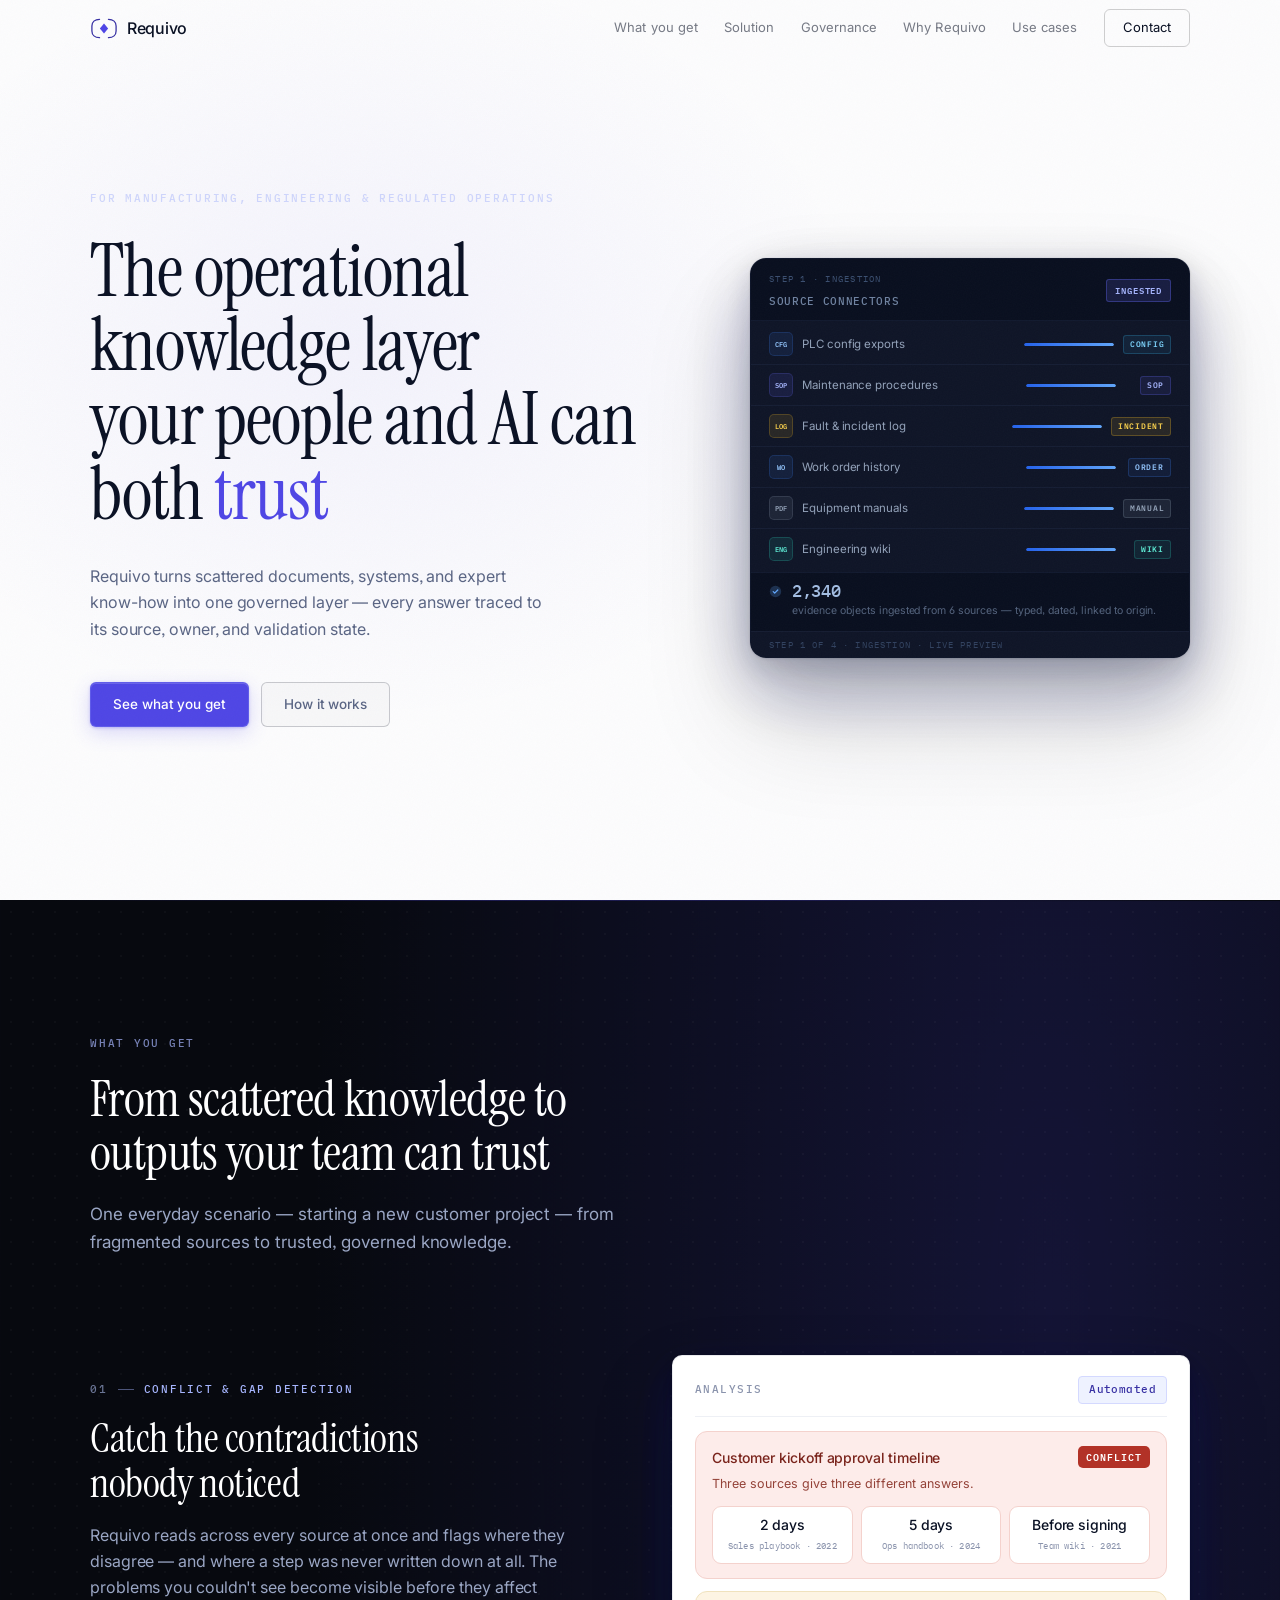
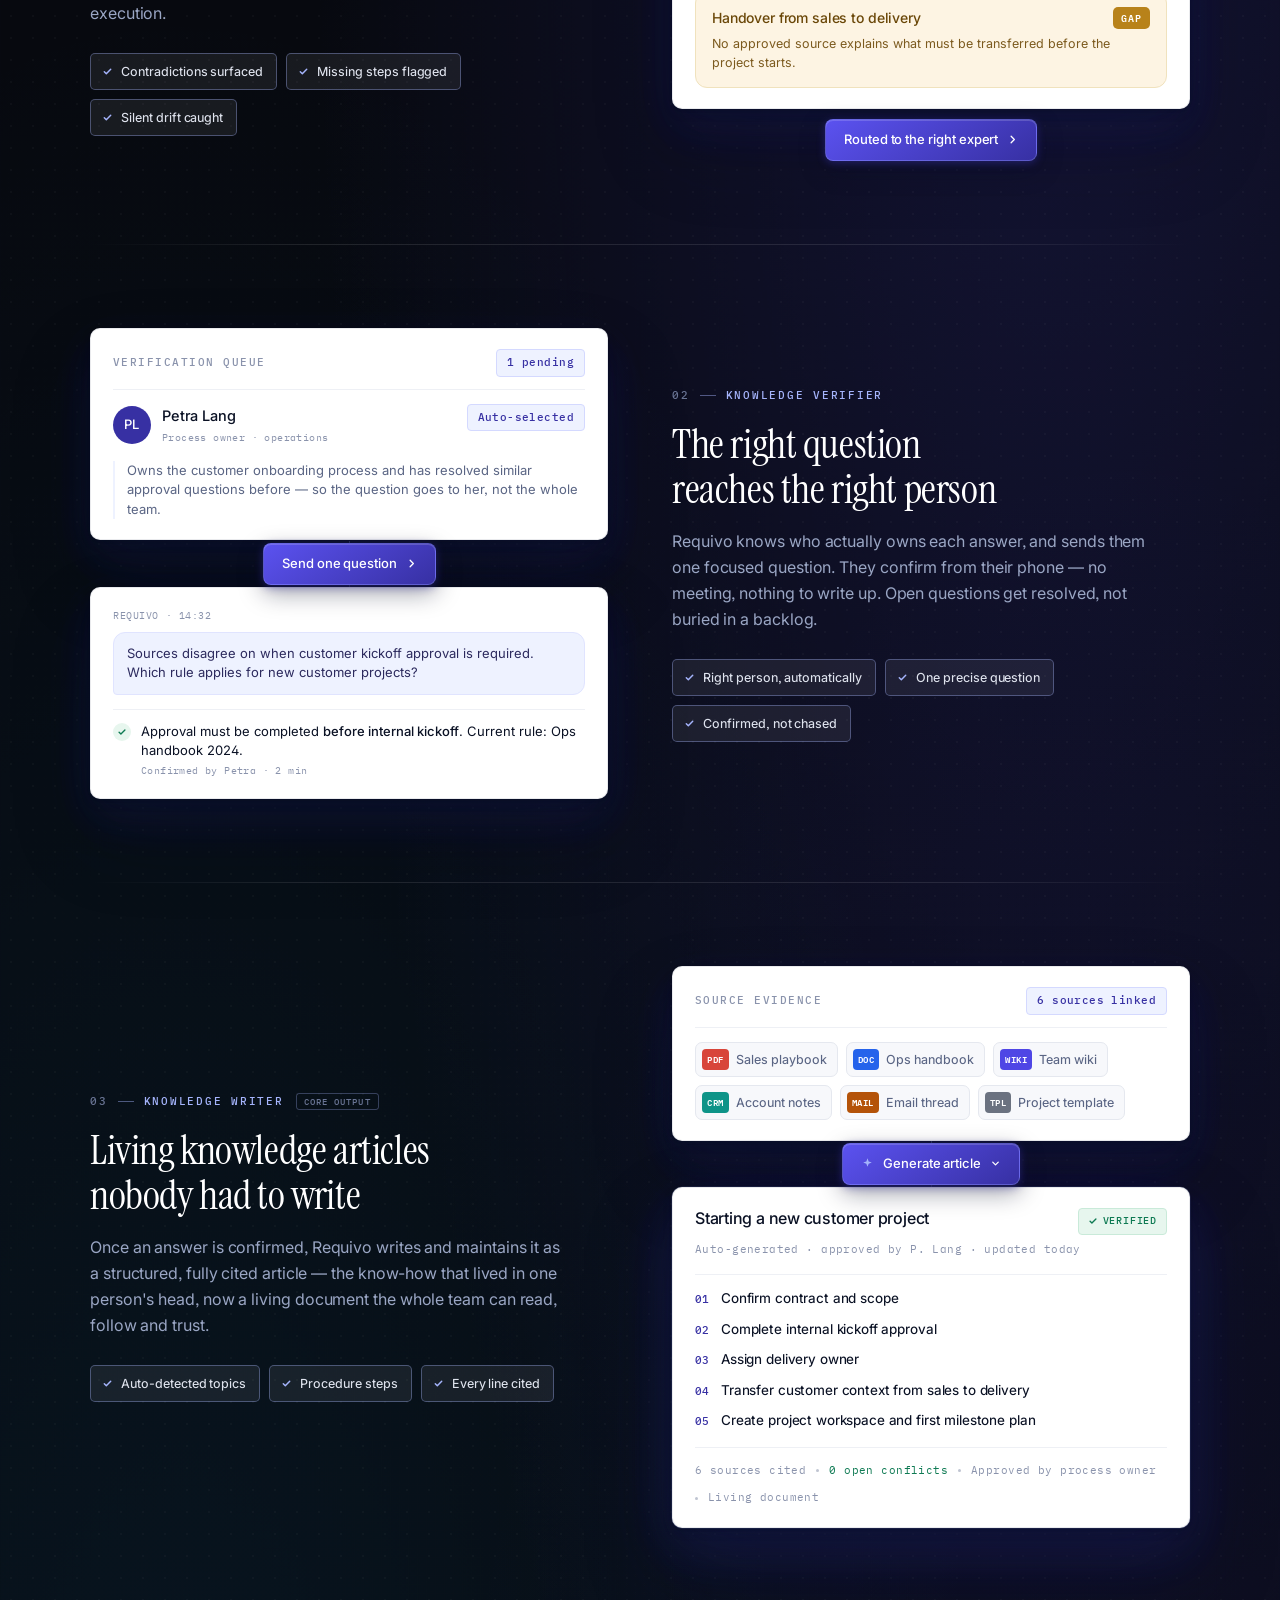
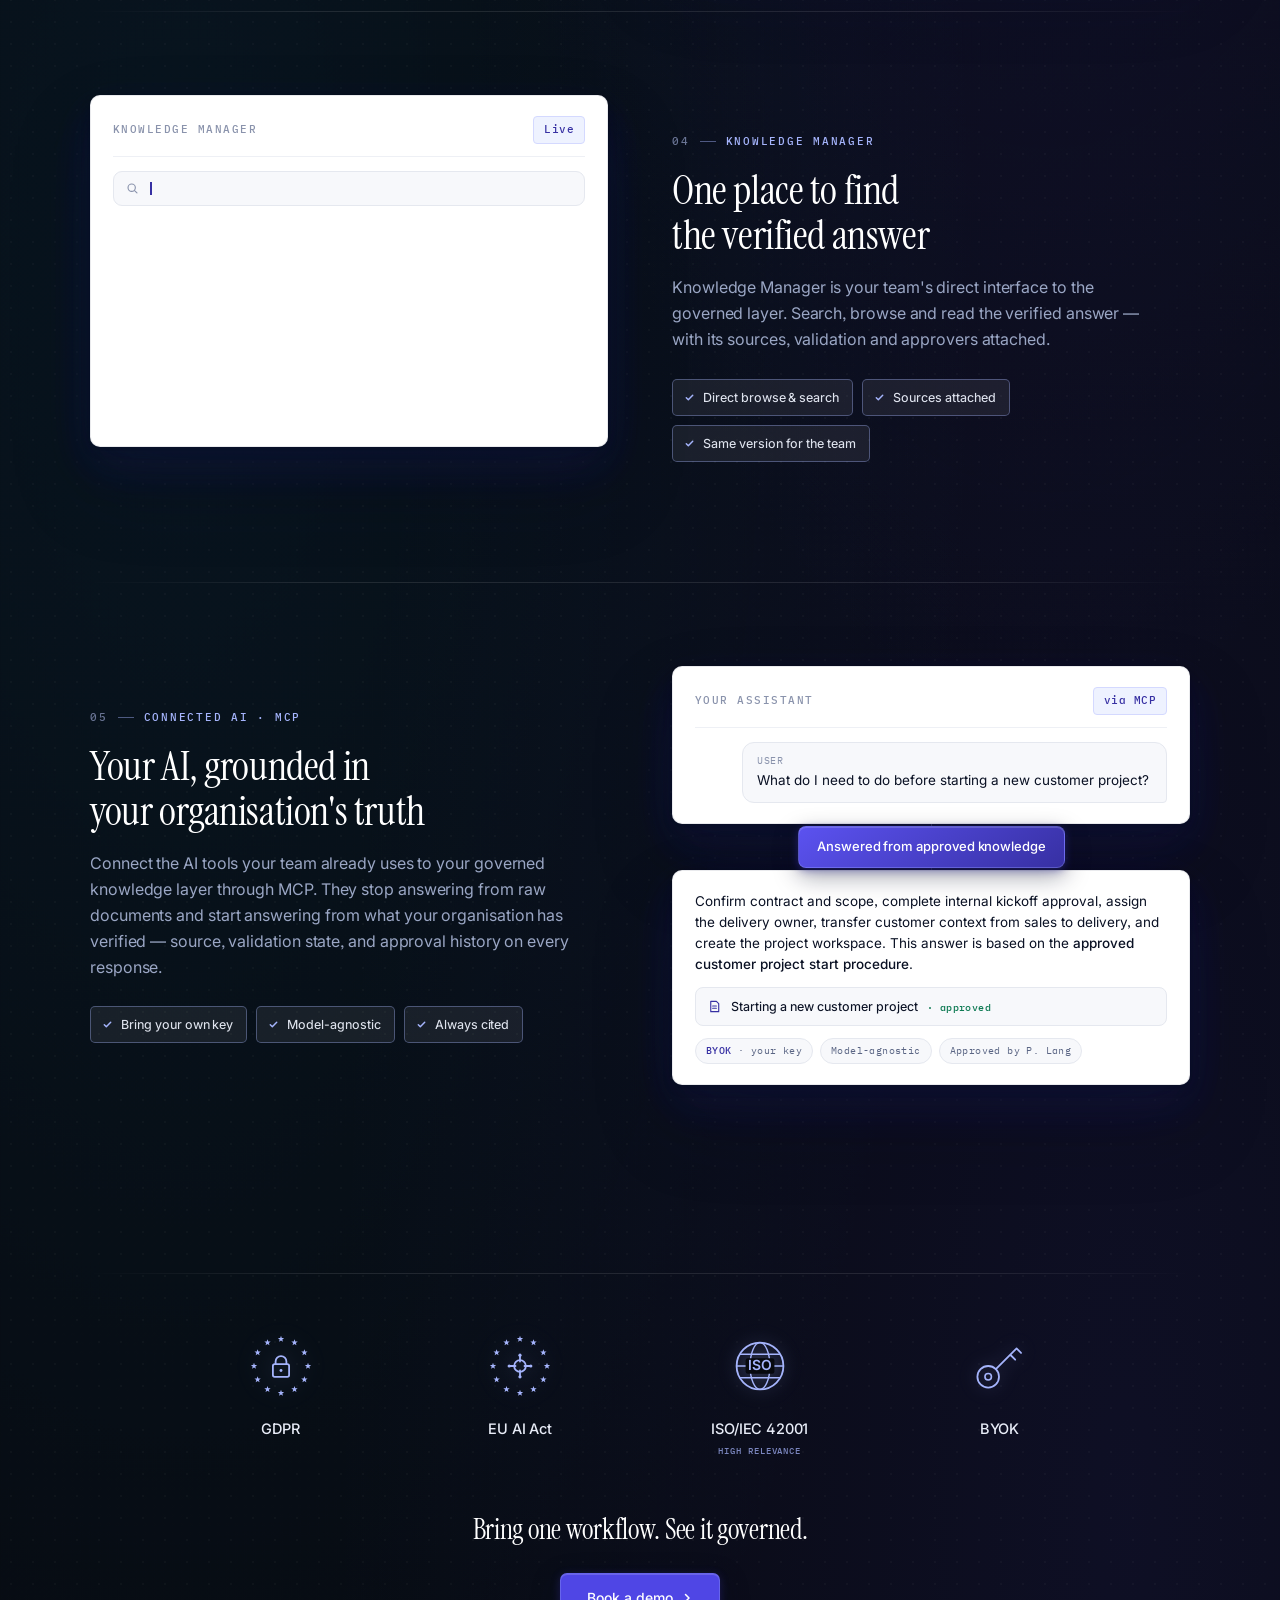
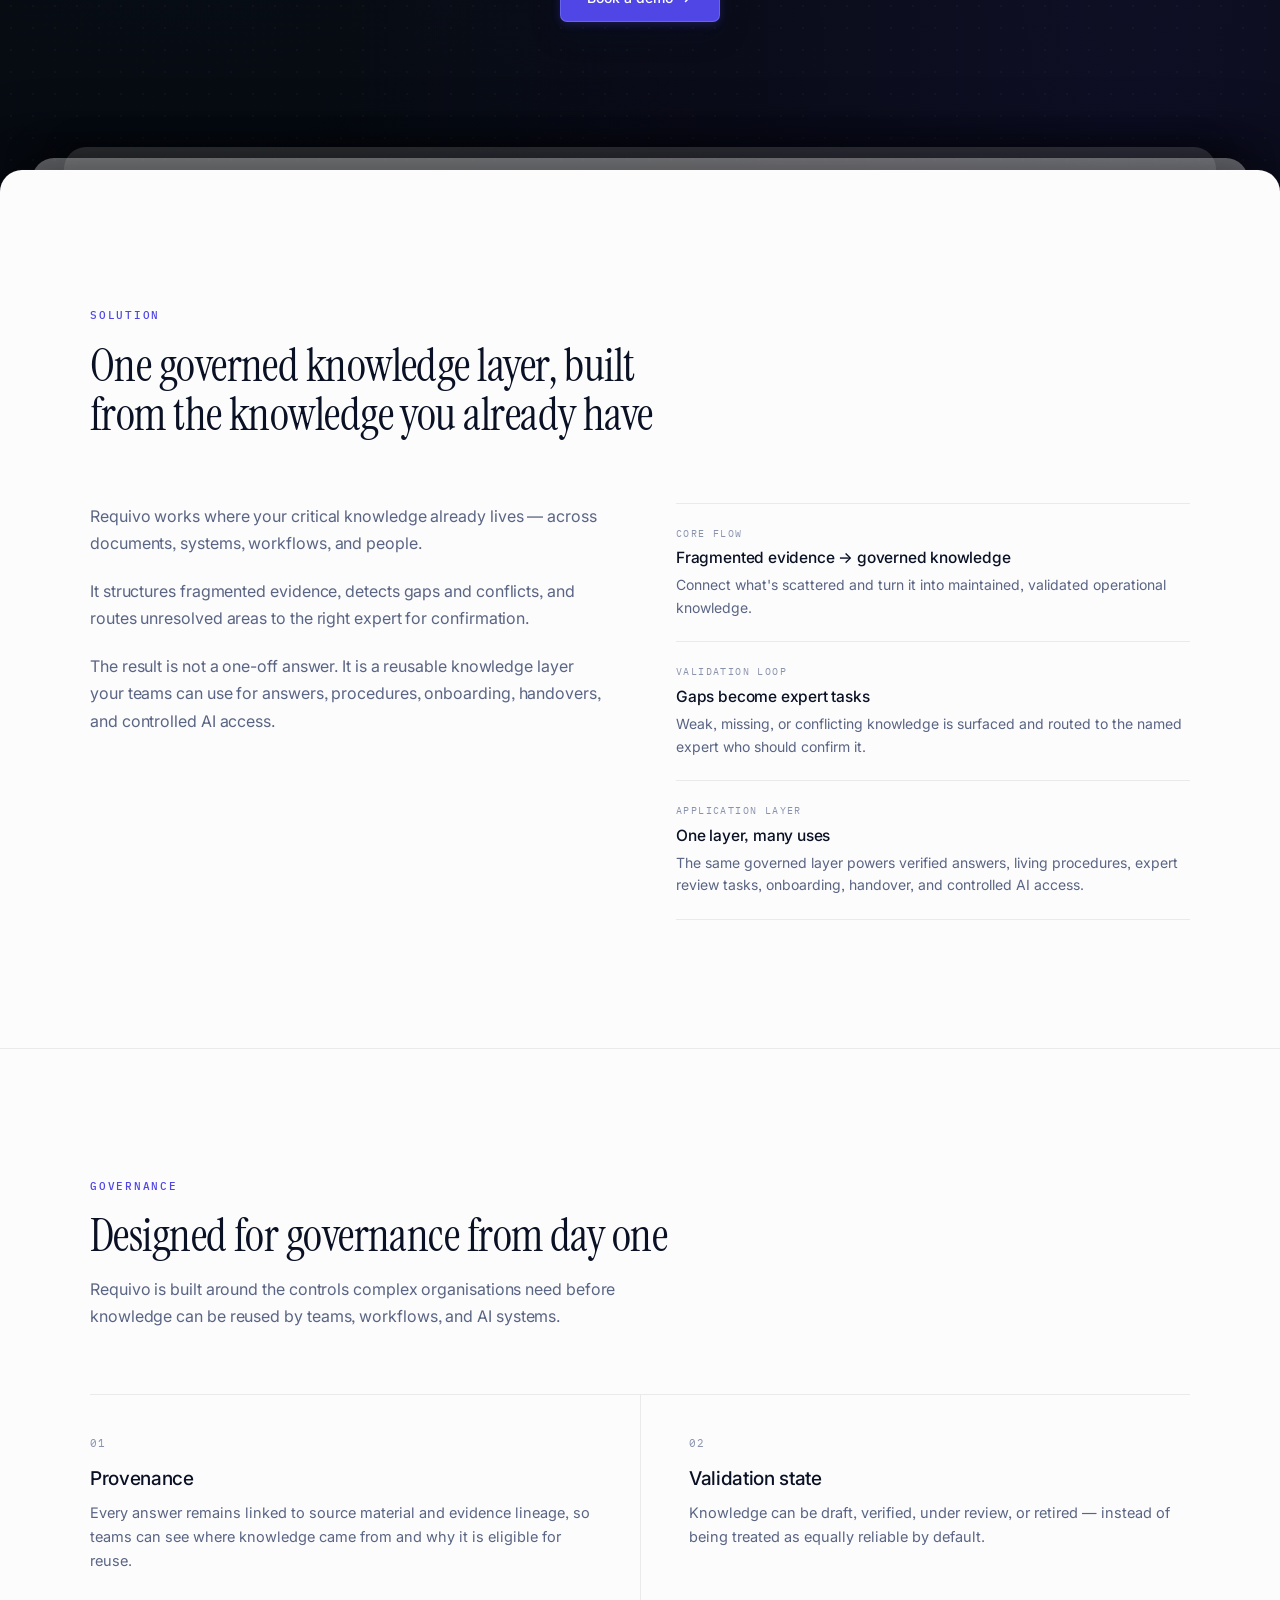
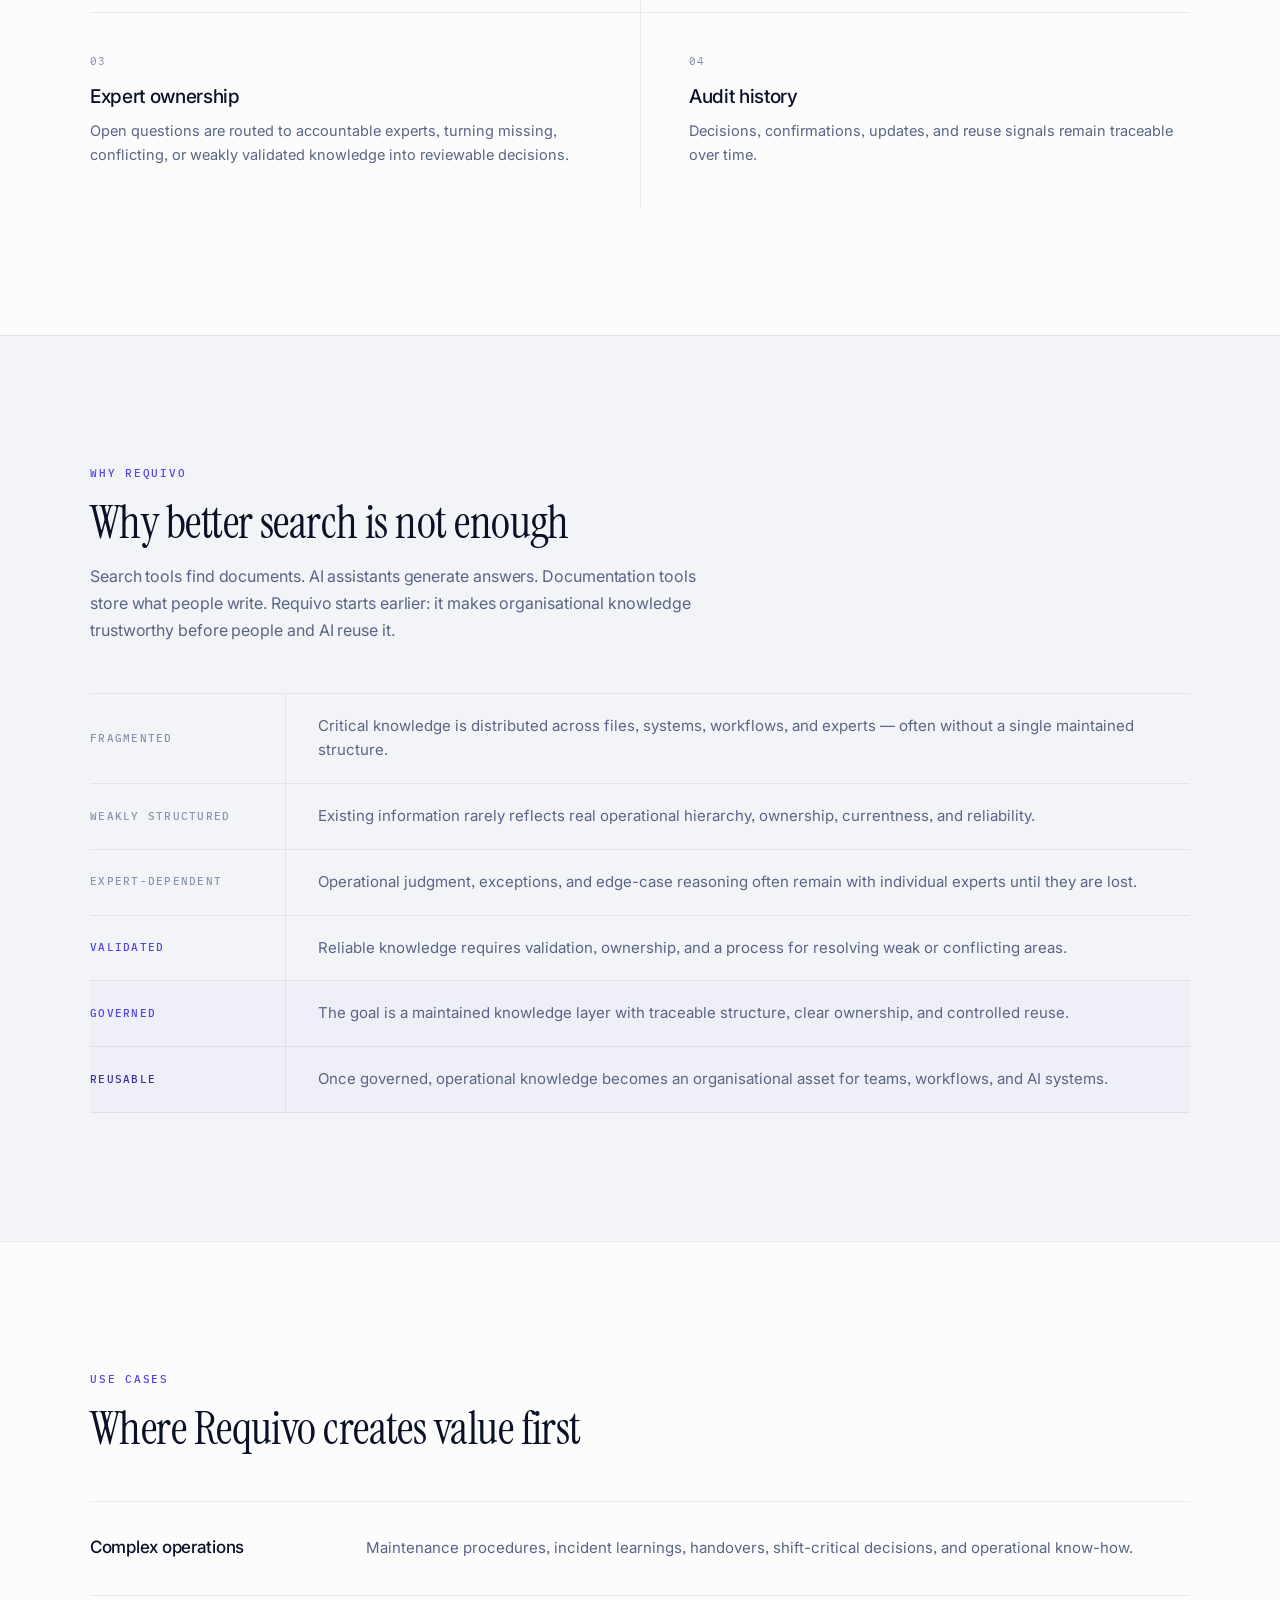
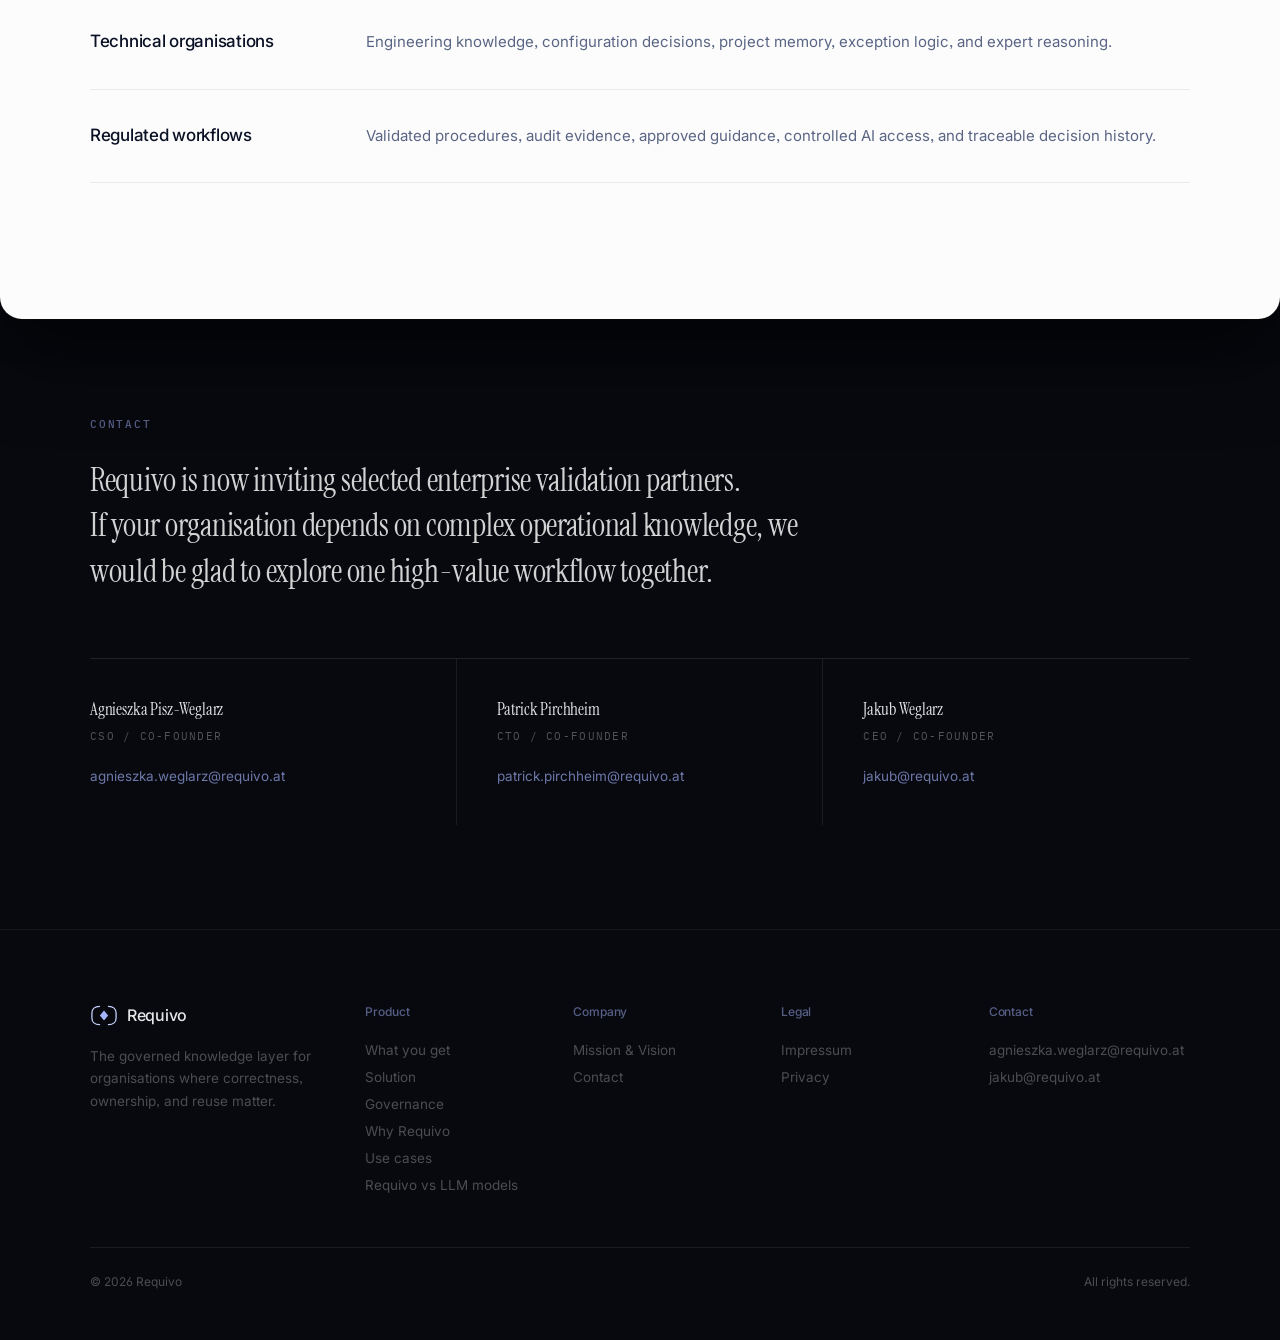
<file: index.html>
<!DOCTYPE html>
<html lang="en">
<head>
<meta charset="UTF-8" />
<meta name="viewport" content="width=device-width, initial-scale=1.0" />
<title>Requivo — Governed operational knowledge for complex organisations</title>
<meta name="description" content="Requivo turns scattered documents, internal systems, and expert know-how into a governed operational knowledge layer your teams and AI tools can safely query, reuse, and trust." />
<meta name="theme-color" content="#07090f" />
<meta name="color-scheme" content="dark" />
<meta property="og:type" content="website" />
<meta property="og:title" content="Requivo — Governed operational knowledge for complex organisations" />
<meta property="og:description" content="The operational knowledge layer your people and AI can both trust. Requivo turns scattered documents, systems, and expert know-how into one governed layer — every answer traced to its source, owner, and validation state." />
<meta property="og:url" content="https://requivo.at" />
<link rel="icon" href="favicon.svg" />
<link rel="preconnect" href="https://fonts.googleapis.com" />
<link rel="preconnect" href="https://fonts.gstatic.com" crossorigin />
<link href="https://fonts.googleapis.com/css2?family=Inter:wght@300;400;450;500;600&family=IBM+Plex+Mono:wght@400;500&family=Instrument+Serif:ital@0;1&display=swap" rel="stylesheet" />
<script>document.documentElement.classList.add('js');</script>
<style>

/* ================================================
   DESIGN TOKENS
   ================================================ */
:root {
  --dark:        #07090f;
  --dark-2:      #0c1225;
  --light:       #fcfcfd;
  --off:         #f7f8fb;
  --text:        #0a1124;
  --text-soft:   #5a6584;
  --text-dim:    #8a93ac;
  --on-dk:       rgba(255,255,255,.90);
  --on-dk-soft:  rgba(255,255,255,.52);
  --on-dk-dim:   rgba(255,255,255,.28);
  --indigo:      #3730a3;
  --brand:       #4f46e5;
  --brand-glow:  rgba(79,70,229,.10);
  --indigo-pale: rgba(165,180,252,.50);
  --line:        rgba(0,0,0,.07);
  --line-dk:     rgba(255,255,255,.08);
  --sans: 'Inter', system-ui, -apple-system, 'Segoe UI', sans-serif;
  --serif: 'Instrument Serif', Georgia, 'Times New Roman', serif;
  --mono: 'IBM Plex Mono', ui-monospace, 'SF Mono', monospace;
  --ease: cubic-bezier(.2,.7,.2,1);
  --max: 1100px;
}

/* ================================================
   RESET
   ================================================ */
*, *::before, *::after { box-sizing: border-box; margin: 0; padding: 0; }
html { scroll-behavior: smooth; color-scheme: dark; }
body::after {
  content: '';
  position: fixed;
  inset: 0;
  z-index: 290;
  pointer-events: none;
  opacity: .026;
  background-image: url("data:image/svg+xml,%3Csvg xmlns='http://www.w3.org/2000/svg' width='160' height='160'%3E%3Cfilter id='n'%3E%3CfeTurbulence type='fractalNoise' baseFrequency='0.78' numOctaves='2' stitchTiles='stitch'/%3E%3C/filter%3E%3Crect width='100%25' height='100%25' filter='url(%23n)'/%3E%3C/svg%3E");
  background-size: 160px 160px;
}
body {
  font-family: var(--sans);
  font-size: 15.5px;
  background: var(--dark);
  /* ink base — the sheet floats above it */
  color: var(--text);
  line-height: 1.68;
  font-weight: 400;
  -webkit-font-smoothing: antialiased;
  -moz-osx-font-smoothing: grayscale;
  text-rendering: optimizeLegibility;
  font-feature-settings: "ss01" 1, "ss03" 1, "kern" 1, "calt" 1;
  overflow-x: hidden;
}
a { text-decoration: none; color: inherit; }
img { display: block; max-width: 100%; }
::selection { background: #c7d2fe; color: #1a1147; }
:focus-visible { outline: 2px solid var(--brand); outline-offset: 3px; border-radius: 3px; }
section[id], div[id].stack { scroll-margin-top: 64px; }
.wrap { width: min(var(--max), calc(100% - 48px)); margin: 0 auto; }

/* ================================================
   NAV
   ================================================ */
#nav {
  position: fixed;
  top: 0; left: 0; right: 0;
  z-index: 300;
  height: 56px;
  border-bottom: 0.5px solid transparent;
  transition:
    background .35s ease,
    border-color .35s ease,
    backdrop-filter .35s ease;
}
#nav.scrolled {
  backdrop-filter: blur(20px) saturate(160%);
  -webkit-backdrop-filter: blur(20px) saturate(160%);
}
#nav[data-theme="dark"].scrolled {
  background: rgba(8,12,26,.92);
  border-bottom-color: rgba(255,255,255,.06);
}
#nav[data-theme="light"].scrolled {
  background: rgba(255,255,255,.92);
  border-bottom-color: rgba(0,0,0,.07);
}
.nav-inner {
  display: flex;
  align-items: center;
  justify-content: space-between;
  height: 56px;
  gap: 24px;
}
.logo {
  display: flex;
  align-items: center;
  gap: 9px;
  font-size: 16px;
  font-weight: 500;
  letter-spacing: -.018em;
  flex-shrink: 0;
  transition: color .25s ease;
}
#nav[data-theme="dark"] .logo { color: var(--on-dk); }
#nav[data-theme="light"] .logo { color: var(--text); }
#nav[data-theme="dark"]  .lm-bracket { stroke: #c7d2fe; }
#nav[data-theme="dark"]  .lm-diamond { fill: #a5b4fc; }
#nav[data-theme="light"] .lm-bracket { stroke: var(--indigo); }
#nav[data-theme="light"] .lm-diamond { fill: var(--brand); }

.nav-links { display: flex; align-items: center; gap: 26px; }
.nav-links a {
  font-size: 13px;
  font-weight: 400;
  letter-spacing: .005em;
  transition: opacity .18s ease;
}
.nav-links a:not(.nav-cta) { opacity: .55; }
.nav-links a:not(.nav-cta):hover,
.nav-links a:not(.nav-cta).active { opacity: 1; }
#nav[data-theme="dark"] .nav-links a:not(.nav-cta) { color: var(--on-dk); }
#nav[data-theme="light"] .nav-links a:not(.nav-cta) { color: var(--text); }

.nav-cta {
  font-size: 13px;
  font-weight: 500;
  padding: 7px 18px;
  border-radius: 6px;
  border: 1px solid;
  opacity: 1 !important;
  transition: background .18s ease, color .18s ease, border-color .18s ease;
}
#nav[data-theme="dark"] .nav-cta {
  color: var(--on-dk);
  border-color: rgba(255,255,255,.22);
}
#nav[data-theme="dark"] .nav-cta:hover {
  background: #fff;
  color: var(--text);
  border-color: #fff;
}
#nav[data-theme="light"] .nav-cta {
  color: var(--text);
  border-color: rgba(0,0,0,.18);
}
#nav[data-theme="light"] .nav-cta:hover {
  background: var(--text);
  color: #fff;
  border-color: var(--text);
}

/* ================================================
   HERO
   ================================================ */
.hero {
  background: var(--light);
  min-height: 100vh;
  display: flex;
  align-items: center;
  padding: 96px 0 80px;
  position: relative;
  overflow: hidden;
  isolation: isolate;
}
.hero::before {
  content: '';
  position: absolute;
  top: 38%; left: 28%;
  transform: translate(-50%, -50%);
  width: 1100px; height: 820px;
  background: radial-gradient(ellipse, rgba(79,70,229,.055) 0%, transparent 66%);
  pointer-events: none;
  z-index: 0;
}
.hero-inner {
  position: relative;
  z-index: 1;
  display: grid;
  grid-template-columns: minmax(0,1fr) minmax(300px,480px);
  gap: clamp(40px,5vw,80px);
  align-items: center;
}
.hero-copy { position: relative; z-index: 3; }
.hero-aside { position: relative; z-index: 1; }
.hero-tag {
  font-family: var(--mono);
  font-size: 11px;
  font-weight: 500;
  letter-spacing: .16em;
  text-transform: uppercase;
  color: var(--indigo-pale);
  display: block;
  margin-bottom: 26px;
}
.hero h1 {
  font-family: var(--serif);
  font-size: clamp(46px, 5.8vw, 76px);
  font-weight: 400;
  line-height: 1.0;
  letter-spacing: -.015em;
  color: var(--text);
  margin-bottom: 32px;
  text-wrap: balance;
}
.hero h1 .accent { color: var(--brand); }

.hero-sub {
  font-size: 16px;
  line-height: 1.65;
  color: var(--text-soft);
  max-width: 460px;
  margin-bottom: 40px;
  letter-spacing: -.005em;
}
.hero-actions { display: flex; align-items: center; gap: 12px; flex-wrap: wrap; }

.btn {
  display: inline-flex;
  align-items: center;
  gap: 7px;
  padding: 10px 22px;
  border-radius: 6px;
  font-size: 13.5px;
  font-weight: 500;
  letter-spacing: -.005em;
  cursor: pointer;
  border: 1px solid transparent;
  transition:
    transform .2s var(--ease),
    box-shadow .2s var(--ease),
    background .18s ease,
    color .18s ease,
    border-color .18s ease;
  white-space: nowrap;
}
.btn-primary {
  background: var(--brand);
  color: #fff;
  border-color: rgba(165,180,252,.2);
  box-shadow: 0 1px 3px rgba(79,70,229,.3), 0 6px 20px rgba(79,70,229,.2), inset 0 1px 0 rgba(255,255,255,.16);
}
.btn-primary:hover {
  transform: translateY(-1px);
  box-shadow: 0 2px 8px rgba(79,70,229,.4), 0 12px 32px rgba(79,70,229,.26), inset 0 1px 0 rgba(255,255,255,.16);
}
.btn-ghost {
  background: rgba(10,17,36,.02);
  color: var(--text-soft);
  border-color: rgba(10,17,36,.20);
}
.btn-ghost:hover { color: var(--text); border-color: rgba(10,17,36,.36); background: rgba(10,17,36,.04); }

.hero-aside { display: flex; justify-content: flex-end; }

/* ================================================
   HERO INGESTION PANEL  (unchanged component)
   ================================================ */
.hi-panel {
  width: 100%;
  max-width: 440px;
  background: rgba(8,14,32,.97);
  border: 0.5px solid rgba(15,28,58,.16);
  border-radius: 16px;
  overflow: hidden;
  box-shadow:
    0 0 0 0.5px rgba(15,28,58,.06),
    0 1px 3px   rgba(10,17,36,.10),
    0 10px 28px rgba(10,17,36,.16),
    0 32px 72px rgba(10,17,36,.22),
    0 60px 110px rgba(10,17,36,.16),
    0 24px 80px rgba(79,70,229,.10);
}
.hi-panel-head {
  display: flex;
  align-items: center;
  justify-content: space-between;
  padding: 12px 18px 10px;
  border-bottom: 0.5px solid rgba(130,170,255,.07);
  background: rgba(4,10,24,.55);
}
.hi-panel-meta { display: flex; flex-direction: column; gap: 2px; }
.hi-panel-step {
  font-family: var(--mono);
  font-size: 9px;
  font-weight: 400;
  letter-spacing: .14em;
  text-transform: uppercase;
  color: rgba(148,192,255,.36);
  margin-bottom: 4px;
}
.hi-panel-label {
  font-family: var(--mono);
  font-size: 11px;
  font-weight: 500;
  letter-spacing: .06em;
  text-transform: uppercase;
  color: rgba(186,215,255,.58);
}
.hi-status {
  font-family: var(--mono);
  font-size: 9px;
  font-weight: 600;
  letter-spacing: .10em;
  text-transform: uppercase;
  padding: 3px 8px;
  border-radius: 3px;
  border: 0.5px solid transparent;
}
.hi-status--ok {
  color: #a5b4fc;
  background: rgba(99,102,241,.16);
  border-color: rgba(99,102,241,.36);
}
#hi-rows { padding: 3px 0; }
.hi-row {
  display: flex;
  align-items: center;
  gap: 9px;
  padding: 8px 18px;
  border-bottom: 0.5px solid rgba(130,170,255,.06);
}
.hi-row:last-child { border-bottom: none; }
.hi-icon {
  flex: none;
  width: 24px; height: 24px;
  border-radius: 5px;
  display: flex;
  align-items: center;
  justify-content: center;
  font-family: var(--mono);
  font-size: 7px;
  font-weight: 600;
  letter-spacing: .04em;
}
.hi-name {
  flex: 1 1 auto;
  min-width: 0;
  font-family: var(--sans);
  font-size: 11.5px;
  font-weight: 400;
  color: rgba(210,228,255,.68);
  letter-spacing: -.005em;
  white-space: nowrap;
  overflow: hidden;
  text-overflow: ellipsis;
}
.hi-bar-wrap {
  flex: none;
  width: 90px; height: 3px;
  background: rgba(148,192,255,.08);
  border-radius: 2px;
  overflow: hidden;
}
.hi-bar-fill {
  height: 100%;
  width: 0%;
  border-radius: 2px;
  background: linear-gradient(90deg, #2563eb 0%, #60a5fa 100%);
}
.hi-pct {
  flex: none;
  min-width: 46px;
  text-align: right;
  font-family: var(--mono);
  font-size: 10px;
  letter-spacing: .02em;
  color: rgba(148,192,255,.35);
  white-space: nowrap;
}
.hi-type-pill {
  display: inline-flex;
  align-items: center;
  font-family: var(--mono);
  font-size: 8px;
  font-weight: 600;
  letter-spacing: .09em;
  text-transform: uppercase;
  padding: 2px 6px;
  border-radius: 3px;
  border: 0.5px solid;
  white-space: nowrap;
  animation: hi-badge-in .26s cubic-bezier(.34,1.56,.64,1) both;
}
@keyframes hi-badge-in {
  from { opacity: 0; transform: scale(.76) translateY(3px); }
  to   { opacity: 1; transform: none; }
}
.hi-footer {
  display: flex;
  align-items: flex-start;
  gap: 10px;
  padding: 10px 18px 12px;
  border-top: 0.5px solid rgba(130,170,255,.07);
  background: rgba(4,10,24,.55);
  opacity: 0;
}
.hi-footer-icon { flex: none; margin-top: 2px; color: #60a5fa; }
.hi-footer-body { display: flex; flex-direction: column; gap: 4px; }
.hi-footer-count {
  font-family: var(--mono);
  font-size: 17px;
  font-weight: 500;
  color: rgba(186,215,255,.88);
  letter-spacing: -.02em;
  line-height: 1;
}
.hi-footer-label {
  font-family: var(--sans);
  font-size: 10.5px;
  color: rgba(186,215,255,.42);
  line-height: 1.4;
  letter-spacing: -.002em;
}
@keyframes hi-status-confirm {
  0%   { opacity: 0; transform: scale(.88); }
  65%  { transform: scale(1.04); }
  100% { opacity: 1; transform: scale(1); }
}
.hi-status--confirmed {
  animation: hi-status-confirm 420ms cubic-bezier(.34,1.56,.64,1) 1 both;
}
.hi-caption {
  padding: 5px 18px;
  border-top: 0.5px solid rgba(130,170,255,.05);
  font-family: var(--mono);
  font-size: 9px;
  letter-spacing: .13em;
  text-transform: uppercase;
  color: rgba(148,192,255,.26);
}

/* Hero bottom line */
.hero-rule {
  height: 1px;
  background: linear-gradient(90deg, transparent 4%, rgba(79,70,229,.30) 38%, rgba(79,70,229,.30) 62%, transparent 96%);
}

/* ================================================
   WHAT YOU GET (rqw-suite — preserved exactly)
   ================================================ */
.rqw-suite {
  --rqw-sans: 'Inter', system-ui, -apple-system, 'Segoe UI', sans-serif;
  --rqw-mono: 'IBM Plex Mono', ui-monospace, 'SF Mono', monospace;
  --rqw-bg-deep: #07090f;
  --rqw-indigo: #3730a3;
  --rqw-indigo-mid: #4f46e5;
  --rqw-indigo-on-dark: #a5b4fc;
  --rqw-indigo-pale: #eef2ff;
  --rqw-card: #ffffff;
  --rqw-card-2: #f7f8fb;
  --rqw-line: #e5e8ef;
  --rqw-line-soft: #eef0f5;
  --rqw-text: #0a1124;
  --rqw-text-soft: #5a6584;
  --rqw-text-dim: #8a93ac;
  --rqw-on-dark: #e8ecf7;
  --rqw-on-dark-soft: #9aa6c4;
  --rqw-on-dark-dim: #6a7595;
  --rqw-ok: #0e7a53;
  --rqw-ok-bg: #e7f6ee;
  --rqw-ok-line: #c9ead9;
  --rqw-red: #b23227;
  --rqw-red-bg: #fdecea;
  --rqw-red-line: #f4d2cd;
  --rqw-amber-bg: #fdf4e3;
  --rqw-amber-line: #f0e2bd;
  --rqw-ease: cubic-bezier(.2,.7,.2,1);
  position: relative;
  overflow: hidden;
  background: var(--rqw-bg-deep);
  padding: 128px 0 220px;
  font-family: var(--rqw-sans);
  -webkit-font-smoothing: antialiased;
  -moz-osx-font-smoothing: grayscale;
}
.rqw-suite::before {
  content: '';
  position: absolute;
  inset: 0;
  background:
    radial-gradient(circle, rgba(255,255,255,.028) 1px, transparent 1px),
    radial-gradient(ellipse at 82% 10%,  rgba(79,70,229,.18)  0%, transparent 50%),
    radial-gradient(ellipse at 14% 62%,  rgba(14,165,233,.08) 0%, transparent 52%),
    radial-gradient(ellipse at 88% 92%,  rgba(79,70,229,.10)  0%, transparent 50%);
  background-size: 22px 22px, 100% 100%, 100% 100%, 100% 100%;
  pointer-events: none;
}
.rqw-inner {
  position: relative;
  z-index: 1;
  width: min(1100px, calc(100% - 48px));
  margin: 0 auto;
}
.rqw-head { max-width: 720px; margin: 0 0 16px; }
.rqw-head .rqw-eyebrow {
  display: inline-block;
  font-family: var(--rqw-mono);
  font-size: 11px;
  font-weight: 500;
  letter-spacing: .16em;
  text-transform: uppercase;
  color: var(--rqw-indigo-on-dark);
  margin-bottom: 20px;
  opacity: .7;
}
.rqw-head h2 {
  margin: 0 0 20px;
  font-family: var(--serif);
  font-size: clamp(34px, 4vw, 54px);
  font-weight: 400;
  line-height: 1.05;
  letter-spacing: -.012em;
  color: #fff;
  text-wrap: balance;
}
.rqw-head p {
  margin: 0;
  font-size: 17px;
  line-height: 1.65;
  font-weight: 400;
  letter-spacing: -.005em;
  color: var(--rqw-on-dark-soft);
  max-width: 600px;
}
.rqw-row {
  display: grid;
  grid-template-columns: 1fr 1fr;
  gap: clamp(40px,5vw,84px);
  align-items: center;
  padding: clamp(60px,6.5vw,88px) 0;
}
.rqw-row + .rqw-row {
  border-top: 1px solid transparent;
  border-image: linear-gradient(90deg, transparent 0%, rgba(255,255,255,.10) 20%, rgba(255,255,255,.10) 80%, transparent 100%) 1;
}
.rqw-row--flip .rqw-copy { order: 1; }
.rqw-copy { max-width: 480px; }
.rqw-fragment { position: relative; width: 100%; max-width: 520px; justify-self: end; }
.rqw-row--flip .rqw-fragment { justify-self: start; }
.rqw-mark {
  display: flex;
  align-items: center;
  gap: 10px;
  margin-bottom: 18px;
  font-family: var(--rqw-mono);
  font-size: 11px;
  font-weight: 500;
  letter-spacing: .16em;
  text-transform: uppercase;
  color: var(--rqw-indigo-on-dark);
}
.rqw-mark-ord { flex: none; color: var(--rqw-on-dark-dim); }
.rqw-mark-rule { flex: none; width: 16px; height: 1px; background: rgba(165,180,252,.45); }
.rqw-mark-label { flex: none; }
.rqw-title {
  font-family: var(--serif);
  font-size: clamp(27px,3.2vw,42px);
  font-weight: 400;
  line-height: 1.08;
  letter-spacing: -.010em;
  color: #fff;
  margin: 0 0 18px;
  text-wrap: balance;
}
.rqw-sub {
  font-size: 16px;
  line-height: 1.62;
  font-weight: 400;
  letter-spacing: -.005em;
  color: var(--rqw-on-dark-soft);
  margin: 0 0 26px;
}
.rqw-meta { display: flex; flex-wrap: wrap; gap: 9px; }
.rqw-meta-pill {
  display: inline-flex; align-items: center; gap: 8px;
  font-family: var(--rqw-sans); font-size: 12.5px; font-weight: 450; letter-spacing: -.003em;
  color: rgba(232,236,247,.96);
  background: rgba(255,255,255,.07);
  border: 1px solid rgba(165,180,252,.36);
  border-radius: 5px; padding: 7px 13px 7px 11px;
  backdrop-filter: blur(8px);
}
.rqw-meta-pill svg { display: block; color: var(--rqw-indigo-on-dark); flex: none; }
.rqw-card {
  background: var(--rqw-card);
  border: 0.5px solid rgba(15,28,58,.09);
  border-radius: 10px;
  box-shadow:
    0 0 0 0.5px rgba(15,28,58,.06),
    0 1px 3px   rgba(8,14,38,.14),
    0 4px 10px  rgba(8,14,38,.18),
    0 16px 40px rgba(8,14,38,.36),
    0 40px 80px rgba(8,14,38,.22),
    0 18px 52px rgba(79,70,229,.14);
}
.rqw-card-pad { padding: 20px 22px; }
.rqw-card-head {
  display: flex;
  align-items: center;
  justify-content: space-between;
  padding-bottom: 12px;
  margin-bottom: 14px;
  border-bottom: 0.5px solid var(--rqw-line-soft);
}
.rqw-card-head h4 {
  margin: 0;
  font-family: var(--rqw-mono);
  font-size: 10.5px;
  font-weight: 500;
  letter-spacing: .14em;
  text-transform: uppercase;
  color: var(--rqw-text-dim);
}
.rqw-pill-soft {
  font-family: var(--rqw-mono);
  font-size: 10.5px;
  font-weight: 500;
  letter-spacing: .04em;
  color: var(--rqw-indigo);
  background: var(--rqw-indigo-pale);
  border: 0.5px solid #d4d9ff;
  border-radius: 4px;
  padding: 4px 10px;
}
.rqw-flow {
  position: relative;
  height: 46px;
  display: flex;
  align-items: center;
  justify-content: center;
}
.rqw-flow--solo { height: auto; margin-top: -8px; padding-top: 18px; }
.rqw-thread {
  position: absolute;
  top: 0; bottom: 0;
  left: 50%;
  width: 0;
  border-left: 1px solid rgba(165,180,252,.20);
  transform: translateX(-50%);
  transform-origin: top center;
}
.rqw-verb {
  position: relative; z-index: 2;
  display: inline-flex; align-items: center; gap: 9px;
  font-family: var(--rqw-sans); font-size: 13px; font-weight: 500; letter-spacing: -.005em;
  color: #fff;
  background: linear-gradient(145deg, #5b52f0 0%, #3730a3 100%);
  border: 1px solid rgba(165,180,252,.28);
  border-radius: 8px; padding: 9px 18px;
  box-shadow: 0 2px 8px rgba(55,48,163,.52), 0 8px 24px rgba(8,14,38,.38), inset 0 1px 0 rgba(255,255,255,.16);
  transition: box-shadow .28s var(--rqw-ease), transform .22s var(--rqw-ease);
}
.rqw-verb:hover {
  box-shadow: 0 4px 16px rgba(55,48,163,.62), 0 14px 36px rgba(8,14,38,.44), inset 0 1px 0 rgba(255,255,255,.16);
  transform: translateY(-1px);
}
.rqw-verb svg { display: block; }
.rqw-verb .rqw-spark { color: var(--rqw-indigo-on-dark); }
.rqw-chips { display: flex; flex-wrap: wrap; gap: 8px; }
.rqw-chip {
  display: inline-flex; align-items: center; gap: 7px;
  font-family: var(--rqw-sans); font-size: 12.5px; font-weight: 450;
  color: var(--rqw-text-soft);
  background: var(--rqw-card-2);
  border: 1px solid var(--rqw-line);
  border-radius: 7px; padding: 6px 10px 6px 6px;
}
.rqw-chip b {
  font-family: var(--rqw-mono); font-size: 9px; font-weight: 600; letter-spacing: .06em;
  color: #fff; background: var(--rqw-text-dim); border-radius: 4px; padding: 3px 5px;
}
.rqw-chip[data-t="pdf"]  b { background: #d8453a; }
.rqw-chip[data-t="doc"]  b { background: #2563eb; }
.rqw-chip[data-t="wiki"] b { background: #4f46e5; }
.rqw-chip[data-t="crm"]  b { background: #0e9488; }
.rqw-chip[data-t="mail"] b { background: #b45309; }
.rqw-chip[data-t="tpl"]  b { background: #6b7280; }
.rqw-badge {
  flex: none;
  display: inline-flex; align-items: center; gap: 5px;
  font-family: var(--rqw-mono); font-size: 10px; font-weight: 500; letter-spacing: .08em; text-transform: uppercase;
  padding: 4px 9px; border-radius: 4px;
}
.rqw-badge svg { display: block; }
.rqw-badge--ok   { color: var(--rqw-ok);   background: var(--rqw-ok-bg);   border: 1px solid var(--rqw-ok-line); }
.rqw-badge--review { color: #8a5d0f; background: var(--rqw-amber-bg); border: 1px solid var(--rqw-amber-line); }
.rqw-cites { display: flex; flex-wrap: wrap; gap: 6px; }
.rqw-cite {
  font-family: var(--rqw-mono); font-size: 10px; font-weight: 400; letter-spacing: .02em;
  color: var(--rqw-indigo); background: var(--rqw-indigo-pale);
  border: 1px solid #e3e7ff; border-radius: 5px; padding: 3px 7px;
}
.rqw-finding {
  border-radius: 12px; padding: 14px 16px; margin-bottom: 12px; border: 1px solid;
}
.rqw-finding:last-child { margin-bottom: 0; }
.rqw-finding--conflict { background: var(--rqw-red-bg); border-color: var(--rqw-red-line); }
.rqw-finding--gap      { background: var(--rqw-amber-bg); border-color: var(--rqw-amber-line); }
.rqw-finding-head { display: flex; align-items: center; justify-content: space-between; gap: 10px; margin-bottom: 6px; }
.rqw-finding-label { font-family: var(--rqw-sans); font-size: 14px; font-weight: 500; letter-spacing: -.01em; }
.rqw-finding--conflict .rqw-finding-label { color: #7a241c; }
.rqw-finding--gap      .rqw-finding-label { color: #6a4708; }
.rqw-finding-desc { margin: 0; font-size: 12.5px; line-height: 1.5; }
.rqw-finding--conflict .rqw-finding-desc { color: #944238; }
.rqw-finding--gap      .rqw-finding-desc { color: #7c5a1e; }
.rqw-tag { flex: none; font-family: var(--rqw-mono); font-size: 9.5px; font-weight: 600; letter-spacing: .1em; text-transform: uppercase; padding: 3px 8px; border-radius: 5px; }
.rqw-tag--conflict { color: #fff; background: var(--rqw-red); }
.rqw-tag--gap      { color: #fff; background: #b8821a; }
.rqw-vals { display: flex; gap: 8px; margin-top: 12px; }
.rqw-val { flex: 1 1 0; min-width: 0; background: #fff; border: 1px solid var(--rqw-red-line); border-radius: 9px; padding: 10px 6px; text-align: center; }
.rqw-val-n { display: block; font-family: var(--rqw-sans); font-size: 14px; font-weight: 500; letter-spacing: -.01em; color: var(--rqw-text); line-height: 1.2; }
.rqw-val-src { display: block; margin-top: 4px; font-family: var(--rqw-mono); font-size: 9px; letter-spacing: .02em; color: var(--rqw-text-dim); }
.rqw-person-top { display: flex; align-items: flex-start; justify-content: space-between; gap: 12px; }
.rqw-person-id { display: flex; align-items: center; gap: 11px; }
.rqw-avatar { flex: none; width: 38px; height: 38px; border-radius: 50%; background: var(--rqw-indigo); color: #fff; display: flex; align-items: center; justify-content: center; font-family: var(--rqw-sans); font-size: 13px; font-weight: 500; letter-spacing: .02em; }
.rqw-person-name { font-size: 14.5px; font-weight: 500; letter-spacing: -.01em; color: var(--rqw-text); }
.rqw-person-role { font-family: var(--rqw-mono); font-size: 10px; letter-spacing: .04em; color: var(--rqw-text-dim); margin-top: 2px; }
.rqw-person-note { margin: 14px 0 0; padding-left: 12px; border-left: 2px solid var(--rqw-indigo-pale); font-size: 13px; line-height: 1.5; color: var(--rqw-text-soft); }
.rqw-msg { background: var(--rqw-indigo-pale); border: 1px solid #e0e4ff; border-radius: 12px 12px 12px 4px; padding: 11px 13px; font-size: 13px; line-height: 1.5; color: #2c2a5e; }
.rqw-msg-meta { font-family: var(--rqw-mono); font-size: 9.5px; letter-spacing: .06em; color: var(--rqw-text-dim); margin-bottom: 8px; }
.rqw-confirm { display: flex; align-items: flex-start; gap: 10px; margin-top: 14px; padding-top: 12px; border-top: 1px solid var(--rqw-line-soft); font-size: 13px; line-height: 1.45; color: var(--rqw-text); }
.rqw-confirm .rqw-check { flex: none; width: 18px; height: 18px; border-radius: 50%; background: var(--rqw-ok-bg); color: var(--rqw-ok); display: flex; align-items: center; justify-content: center; margin-top: 1px; }
.rqw-confirm-body b { font-weight: 500; }
.rqw-confirm-meta { display: block; margin-top: 4px; font-family: var(--rqw-mono); font-size: 10px; letter-spacing: .04em; color: var(--rqw-text-dim); }
.rqw-article-head { display: flex; align-items: flex-start; justify-content: space-between; gap: 12px; }
.rqw-article-head h3 { margin: 0; font-family: var(--rqw-sans); font-size: 16px; font-weight: 500; letter-spacing: -.014em; line-height: 1.3; color: var(--rqw-text); }
.rqw-article-meta { font-family: var(--rqw-mono); font-size: 10.5px; letter-spacing: .04em; color: var(--rqw-text-dim); margin: 6px 0 16px; }
.rqw-rule { height: 1px; background: var(--rqw-line-soft); margin: 0 0 14px; }
.rqw-step { margin-bottom: 11px; }
.rqw-step:last-of-type { margin-bottom: 0; }
.rqw-step-head { display: flex; align-items: baseline; gap: 10px; }
.rqw-step-n { flex: none; font-family: var(--rqw-mono); font-size: 11px; font-weight: 500; color: var(--rqw-indigo); width: 16px; }
.rqw-step-title { font-size: 13.5px; font-weight: 450; letter-spacing: -.01em; color: var(--rqw-text); line-height: 1.4; }
.rqw-foot { display: flex; align-items: center; gap: 10px; flex-wrap: wrap; margin-top: 16px; padding-top: 14px; border-top: 1px solid var(--rqw-line-soft); font-family: var(--rqw-mono); font-size: 10.5px; letter-spacing: .04em; color: var(--rqw-text-dim); }
.rqw-foot i { width: 3px; height: 3px; border-radius: 50%; background: var(--rqw-text-dim); opacity: .55; }
.rqw-foot .rqw-foot-ok { color: var(--rqw-ok); }
.rqw-search { display: flex; align-items: center; gap: 10px; background: var(--rqw-card-2); border: 1px solid var(--rqw-line); border-radius: 9px; padding: 10px 12px; margin-bottom: 14px; transition: border-color .22s ease, box-shadow .22s ease; }
.rqw-search.rqw-search--typing { border-color: rgba(79,70,229,.40); box-shadow: 0 0 0 3px rgba(79,70,229,.08); }
.rqw-search-icon { color: var(--rqw-text-dim); display: flex; flex: none; }
.rqw-search-field { flex: 1 1 auto; min-width: 0; display: flex; align-items: center; }
.rqw-search-q { font-family: var(--rqw-sans); font-size: 13px; font-weight: 450; letter-spacing: -.005em; color: var(--rqw-text); }
.rqw-search-cursor { display: inline-block; width: 1.5px; height: 13px; background: var(--rqw-indigo); margin-left: 1px; flex: none; vertical-align: middle; animation: rqw-blink 1.1s steps(1) infinite; }
@keyframes rqw-blink { 0%, 50% { opacity: 1; } 50.01%, 100% { opacity: 0; } }
.rqw-results-meta { font-family: var(--rqw-mono); font-size: 10px; letter-spacing: .08em; text-transform: uppercase; color: var(--rqw-text-dim); margin-bottom: 4px; }
.rqw-result { display: flex; align-items: center; justify-content: space-between; gap: 12px; padding: 11px 0; border-top: 1px solid var(--rqw-line-soft); cursor: pointer; }
.rqw-result:last-of-type { padding-bottom: 0; }
.rqw-result-main { display: flex; flex-direction: column; gap: 3px; min-width: 0; }
.rqw-result-title { font-family: var(--rqw-sans); font-size: 13.5px; font-weight: 450; letter-spacing: -.008em; color: var(--rqw-text); transition: color .18s ease; }
.rqw-result:hover .rqw-result-title { color: var(--rqw-indigo); }
.rqw-result-meta { font-family: var(--rqw-mono); font-size: 10px; letter-spacing: .04em; color: var(--rqw-text-dim); }
.js #rqw-km-row .rqw-results-meta { opacity: 0; }
.js #rqw-km-row .rqw-result { opacity: 0; transform: translateX(8px); }
.js #rqw-km-row .rqw-flow--solo { opacity: 0; transform: translateY(6px); }
.rqw-ask { align-self: flex-end; max-width: 90%; margin-left: auto; background: var(--rqw-card-2); border: 1px solid var(--rqw-line); border-radius: 12px 12px 4px 12px; padding: 11px 14px; font-size: 13.5px; line-height: 1.45; color: var(--rqw-text); }
.rqw-ask-from { display: block; margin-bottom: 4px; font-family: var(--rqw-mono); font-size: 9.5px; letter-spacing: .06em; color: var(--rqw-text-dim); }
.rqw-answer-body { font-size: 13.5px; line-height: 1.55; color: var(--rqw-text); margin: 0 0 12px; }
.rqw-answer-body b { font-weight: 500; }
.rqw-source { display: flex; align-items: center; gap: 9px; background: var(--rqw-card-2); border: 1px solid var(--rqw-line); border-radius: 8px; padding: 8px 11px; margin-bottom: 12px; }
.rqw-source-icon { flex: none; color: var(--rqw-indigo); display: flex; }
.rqw-source-name { font-size: 12.5px; font-weight: 450; color: var(--rqw-text); }
.rqw-source-name span { color: var(--rqw-ok); font-family: var(--rqw-mono); font-size: 10px; letter-spacing: .04em; margin-left: 6px; }
.rqw-tags { display: flex; flex-wrap: wrap; gap: 7px; }
.rqw-tag-mono { font-family: var(--rqw-mono); font-size: 10px; letter-spacing: .04em; color: var(--rqw-text-soft); background: var(--rqw-card-2); border: 1px solid var(--rqw-line); border-radius: 100px; padding: 4px 10px; }
.rqw-tag-mono b { color: var(--rqw-indigo); font-weight: 500; }

/* ── Featured card emphasis (break monotony — card 03) ── */
.rqw-row--featured .rqw-fragment { max-width: 560px; }
.rqw-row--featured .rqw-card:last-child {
  box-shadow:
    0 0 0 0.5px rgba(165,180,252,.20),
    0 1px 3px   rgba(8,14,38,.14),
    0 4px 10px  rgba(8,14,38,.18),
    0 18px 44px rgba(8,14,38,.40),
    0 44px 88px rgba(8,14,38,.26),
    0 22px 60px rgba(79,70,229,.26);
}
.rqw-row--featured .rqw-mark-label::after {
  content: 'Core output';
  margin-left: 12px;
  font-family: var(--rqw-mono);
  font-size: 9px;
  letter-spacing: .12em;
  color: var(--rqw-on-dark-dim);
  border: 0.5px solid rgba(165,180,252,.30);
  border-radius: 3px;
  padding: 2px 7px;
}

/* ── Trust marks (large, deepip-style: symbol first, caption below) ── */
.rqw-trust {
  margin: 104px auto 0;
  padding-top: 56px;
  border-top: 1px solid transparent;
  border-image: linear-gradient(90deg, transparent 0%, rgba(255,255,255,.10) 20%, rgba(255,255,255,.10) 80%, transparent 100%) 1;
  display: flex;
  flex-wrap: wrap;
  align-items: flex-start;
  justify-content: center;
  gap: clamp(36px, 7vw, 96px);
}
.rqw-trust-item {
  display: flex;
  flex-direction: column;
  align-items: center;
  gap: 18px;
  width: 150px;
  text-align: center;
}
.rqw-trust-item svg {
  flex: none;
  color: var(--rqw-indigo-on-dark);
  filter: drop-shadow(0 0 9px rgba(165,180,252,.28));
}
.rqw-trust-label {
  font-family: var(--rqw-sans);
  font-size: 14.5px;
  font-weight: 500;
  letter-spacing: -.01em;
  color: var(--rqw-on-dark);
  line-height: 1.3;
}
.rqw-trust-note {
  display: block;
  margin-top: 6px;
  font-family: var(--rqw-mono);
  font-size: 9px;
  font-weight: 500;
  letter-spacing: .1em;
  text-transform: uppercase;
  color: var(--rqw-indigo-on-dark);
  opacity: .72;
}

/* ── Section CTA ── */
.rqw-cta {
  margin: 56px auto 0;
  text-align: center;
}
.rqw-cta p {
  font-family: var(--serif);
  font-size: clamp(20px, 2.4vw, 28px);
  font-weight: 400;
  line-height: 1.3;
  letter-spacing: -.01em;
  color: #fff;
  max-width: 540px;
  margin: 0 auto 24px;
  text-wrap: balance;
}
.rqw-cta-btn {
  display: inline-flex;
  align-items: center;
  gap: 8px;
  font-family: var(--rqw-sans);
  font-size: 14px;
  font-weight: 500;
  letter-spacing: -.005em;
  color: #fff;
  background: var(--rqw-indigo-mid);
  border: 1px solid rgba(165,180,252,.28);
  border-radius: 7px;
  padding: 12px 26px;
  box-shadow: 0 2px 8px rgba(55,48,163,.4), 0 10px 28px rgba(8,14,38,.34), inset 0 1px 0 rgba(255,255,255,.16);
  transition: transform .2s var(--rqw-ease), box-shadow .2s var(--rqw-ease);
}
.rqw-cta-btn:hover {
  transform: translateY(-1px);
  box-shadow: 0 4px 14px rgba(55,48,163,.5), 0 16px 36px rgba(8,14,38,.4), inset 0 1px 0 rgba(255,255,255,.16);
}
@media (max-width: 768px) {
  .rqw-trust { margin-top: 72px; gap: 32px 28px; }
  .rqw-trust-item { width: 130px; }
}

/* WYG scroll-in */
@media (prefers-reduced-motion: no-preference) {
  .rqw-suite.rqw-anim .rqw-copy,
  .rqw-suite.rqw-anim .rqw-fragment .rqw-card,
  .rqw-suite.rqw-anim .rqw-fragment .rqw-verb,
  .rqw-suite.rqw-anim .rqw-fragment .rqw-thread { will-change: opacity, transform; }
  .rqw-suite.rqw-anim .rqw-copy { opacity: 0; transform: translateY(20px); transition: opacity .75s var(--rqw-ease), transform .75s var(--rqw-ease); }
  .rqw-suite.rqw-anim .rqw-fragment .rqw-card { opacity: 0; transform: translateY(22px); transition: opacity .75s var(--rqw-ease), transform .75s var(--rqw-ease); }
  .rqw-suite.rqw-anim .rqw-fragment .rqw-card:nth-of-type(2) { transition-delay: .42s; }
  .rqw-suite.rqw-anim .rqw-fragment .rqw-thread { transform: translateX(-50%) scaleY(0); transition: transform .5s var(--rqw-ease) .22s; }
  .rqw-suite.rqw-anim .rqw-fragment .rqw-verb { opacity: 0; transform: scale(.9); transition: opacity .45s var(--rqw-ease) .34s, transform .45s var(--rqw-ease) .34s, box-shadow .6s var(--rqw-ease); }
  .rqw-suite.rqw-anim .rqw-row.rqw-in .rqw-copy { opacity: 1; transform: none; transition-delay: .04s; }
  .rqw-suite.rqw-anim .rqw-row.rqw-in .rqw-fragment .rqw-card { opacity: 1; transform: none; }
  .rqw-suite.rqw-anim .rqw-row.rqw-in .rqw-fragment .rqw-thread { transform: translateX(-50%) scaleY(1); }
  .rqw-suite.rqw-anim .rqw-row.rqw-in .rqw-fragment .rqw-verb { opacity: 1; transform: none; animation: rqw-verb-glow .9s var(--rqw-ease) .42s 1; }
  .rqw-suite.rqw-anim #rqw-km-row .rqw-fragment .rqw-card { opacity: 0; transform: translateY(22px); transition: opacity .75s var(--rqw-ease), transform .75s var(--rqw-ease); }
  .rqw-suite.rqw-anim #rqw-km-row.rqw-in .rqw-fragment .rqw-card { opacity: 1; transform: none; }
  @keyframes rqw-verb-glow {
    0%   { box-shadow: 0 2px 8px rgba(55,48,163,.52), 0 8px 24px rgba(8,14,38,.38), inset 0 1px 0 rgba(255,255,255,.16), 0 0 0 0   rgba(165,180,252,.58); }
    55%  { box-shadow: 0 2px 8px rgba(55,48,163,.52), 0 8px 24px rgba(8,14,38,.38), inset 0 1px 0 rgba(255,255,255,.16), 0 0 0 13px rgba(165,180,252,0); }
    100% { box-shadow: 0 2px 8px rgba(55,48,163,.52), 0 8px 24px rgba(8,14,38,.38), inset 0 1px 0 rgba(255,255,255,.16), 0 0 0 0   rgba(165,180,252,0); }
  }
  .rqw-card { transition: transform .35s var(--rqw-ease), box-shadow .35s var(--rqw-ease); }
  .rqw-fragment:hover .rqw-card:last-child { transform: translateY(-2px); box-shadow: 0 0 0 0.5px rgba(15,28,58,.08), 0 2px 6px rgba(8,14,38,.18), 0 8px 18px rgba(8,14,38,.24), 0 24px 56px rgba(8,14,38,.42), 0 50px 100px rgba(8,14,38,.26), 0 22px 64px rgba(79,70,229,.20); }
}


/* ================================================
   DEPTH STACK — the signature
   The light middle of the page is a physical sheet
   floating above the ink, with sheets peeking
   behind its edges. The page is built from layers.
   ================================================ */
.stack {
  position: relative;
  z-index: 5;
  margin-top: -72px;
}
.stack-edge {
  position: absolute;
  height: 30px;
  pointer-events: none;
}
.stack-edge--1 { top: -12px; left: 2.5%; right: 2.5%; background: rgba(252,252,253,.46); border-radius: 22px 22px 0 0;
  box-shadow: 0 -10px 30px rgba(0,0,0,.30); }
.stack-edge--2 { top: -23px; left: 5%;   right: 5%;   background: rgba(252,252,253,.20); border-radius: 22px 22px 0 0;
  box-shadow: 0 -8px 24px rgba(0,0,0,.22); }
.stack-edge--b1,
.stack-edge--b2 { display: none; }
.sheet {
  position: relative;
  background: var(--light);
  border-radius: 22px;
  overflow: hidden;
  box-shadow:
    0 -22px 64px rgba(0,0,0,.42),
    0  36px 80px rgba(0,0,0,.52),
    0 0 0 0.5px rgba(255,255,255,.05);
}
/* Smooth gradient fade from sheet bottom into ink */
.sheet::after {
  content: '';
  position: absolute;
  bottom: 0; left: 0; right: 0;
  height: 0; /* hidden — just ensures bottom edge is sharp */
  pointer-events: none;
}

/* ================================================
   SOLUTION
   ================================================ */
.s-solution {
  background: transparent;
  padding: 136px 0 128px;
}
.sol-header { margin-bottom: 64px; }
.s-label {
  font-family: var(--mono);
  font-size: 11px;
  font-weight: 500;
  letter-spacing: .16em;
  text-transform: uppercase;
  display: block;
  margin-bottom: 16px;
  color: var(--brand);
}
.s-title {
  font-family: var(--serif);
  font-size: clamp(32px, 3.6vw, 50px);
  font-weight: 400;
  line-height: 1.06;
  letter-spacing: -.012em;
  text-wrap: balance;
  color: var(--text);
  margin-bottom: 0;
}
.sol-grid {
  display: grid;
  grid-template-columns: 1fr 1fr;
  gap: 72px;
  align-items: start;
}
.sol-copy p {
  font-size: 16px;
  line-height: 1.72;
  color: var(--text-soft);
  letter-spacing: -.005em;
  margin-bottom: 20px;
}
.sol-copy p:last-child { margin-bottom: 0; }
.sol-panels { display: grid; gap: 0; }
.sol-panel {
  padding: 22px 0;
  border-top: 0.5px solid var(--line);
}
.sol-panel:last-child { border-bottom: 0.5px solid var(--line); }
.sol-panel-tag {
  font-family: var(--mono);
  font-size: 10px;
  letter-spacing: .14em;
  text-transform: uppercase;
  color: var(--text-dim);
  margin-bottom: 6px;
}
.sol-panel h3 {
  font-size: 15.5px;
  font-weight: 500;
  color: var(--text);
  letter-spacing: -.012em;
  margin-bottom: 6px;
  line-height: 1.3;
}
.sol-panel p {
  font-size: 14px;
  line-height: 1.6;
  color: var(--text-soft);
}

/* ================================================
   GOVERNANCE
   ================================================ */
.s-governance {
  background: transparent;
  padding: 128px 0;
  border-top: 0.5px solid var(--line);
}
.gov-header { margin-bottom: 64px; }
.gov-sub {
  font-size: 16px;
  line-height: 1.7;
  color: var(--text-soft);
  max-width: 580px;
  margin-top: 16px;
  letter-spacing: -.005em;
}
.gov-grid {
  display: grid;
  grid-template-columns: 1fr 1fr;
  gap: 0;
}
.gov-item {
  padding: 40px 0;
  border-top: 1px solid var(--line);
}
.gov-item:nth-child(odd)  { padding-right: 48px; }
.gov-item:nth-child(even) { padding-left: 48px; border-left: 0.5px solid var(--line); }
.gov-num {
  font-family: var(--mono);
  font-size: 10.5px;
  letter-spacing: .12em;
  color: var(--text-dim);
  margin-bottom: 14px;
}
.gov-item h3 {
  font-size: 19px;
  font-weight: 500;
  color: var(--text);
  letter-spacing: -.018em;
  line-height: 1.25;
  margin-bottom: 10px;
}
.gov-item p {
  font-size: 14.5px;
  line-height: 1.65;
  color: var(--text-soft);
}

/* ================================================
   WHY
   ================================================ */
.s-why {
  background: #f3f4f8;
  padding: 128px 0;
  border-top: 0.5px solid var(--line);
}
.why-header { margin-bottom: 48px; }
.why-sub {
  font-size: 16px;
  line-height: 1.7;
  color: var(--text-soft);
  max-width: 640px;
  margin-top: 16px;
  letter-spacing: -.005em;
}
.strata { border-top: 0.5px solid var(--line); }
.strata-row {
  display: grid;
  grid-template-columns: 196px 1fr;
  align-items: stretch;
  border-bottom: 0.5px solid var(--line);
}
.strata-label {
  padding: 20px 24px 20px 0;
  font-family: var(--mono);
  font-size: 10.5px;
  font-weight: 500;
  letter-spacing: .12em;
  text-transform: uppercase;
  color: var(--text-dim);
  display: flex;
  align-items: center;
  border-right: 0.5px solid var(--line);
}
.strata-body {
  padding: 20px 0 20px 32px;
  font-size: 15px;
  line-height: 1.65;
  color: var(--text-soft);
  display: flex;
  align-items: center;
}
.strata-row:nth-child(4) .strata-label { color: var(--brand); }
.strata-row:nth-child(5) .strata-label { color: var(--brand); }
.strata-row:nth-child(6) .strata-label { color: var(--indigo); }
.strata-row:nth-child(5),
.strata-row:nth-child(6) { background: rgba(79,70,229,.025); }

/* ================================================
   USE CASES
   ================================================ */
.s-use-cases {
  background: transparent;
  padding: 128px 0 136px;
  border-top: 0.5px solid var(--line);
}
.uc-header { margin-bottom: 48px; }
.use-rows { border-top: 0.5px solid var(--line); }
.use-row {
  position: relative;
  display: grid;
  grid-template-columns: minmax(200px, 224px) 1fr;
  gap: 52px;
  align-items: baseline;
  padding: 34px 0;
  border-bottom: 0.5px solid var(--line);
}
.use-row::after {
  content: '';
  position: absolute;
  inset: 0 -24px;
  background: rgba(79,70,229,.022);
  opacity: 0;
  border-radius: 8px;
  transition: opacity .18s ease;
  pointer-events: none;
}
.use-row:hover::after { opacity: 1; }
.use-row h3 {
  font-size: 17px;
  font-weight: 500;
  color: var(--text);
  letter-spacing: -.016em;
  line-height: 1.3;
}
.use-row p {
  font-size: 15px;
  line-height: 1.65;
  color: var(--text-soft);
}

/* ================================================
   CONTACT
   ================================================ */
.s-contact {
  background: var(--dark);
  padding: 96px 0 104px;
}
.contact-label {
  font-family: var(--mono);
  font-size: 11px;
  font-weight: 500;
  letter-spacing: .16em;
  text-transform: uppercase;
  color: var(--indigo-pale);
  display: block;
  margin-bottom: 24px;
}
.contact-heading {
  font-family: var(--serif);
  font-size: clamp(22px, 2.6vw, 32px);
  font-weight: 400;
  line-height: 1.42;
  letter-spacing: -.008em;
  color: rgba(255,255,255,.82);
  max-width: 760px;
  margin-bottom: 64px;
  text-wrap: balance;
}
.contact-grid {
  display: grid;
  grid-template-columns: repeat(3,1fr);
  gap: 0;
  border-top: 0.5px solid rgba(255,255,255,.10);
}
.contact-item {
  padding: 36px 0;
  border-right: 0.5px solid rgba(255,255,255,.08);
}
.contact-item:first-child { padding-right: 40px; }
.contact-item:nth-child(2) { padding: 36px 40px; }
.contact-item:last-child { border-right: none; padding-left: 40px; }
.c-name {
  font-family: var(--serif);
  font-size: 17px;
  font-weight: 400;
  color: rgba(255,255,255,.90);
  letter-spacing: -.010em;
  margin-bottom: 4px;
}
.c-role {
  font-family: var(--mono);
  font-size: 10.5px;
  letter-spacing: .12em;
  text-transform: uppercase;
  color: rgba(255,255,255,.30);
  margin-bottom: 18px;
}
.c-email {
  font-size: 13.5px;
  color: rgba(165,180,252,.65);
  transition: color .18s ease;
}
.c-email:hover { color: rgba(165,180,252,1); }

/* ================================================
   FOOTER
   ================================================ */
footer {
  background: var(--dark);
  padding: 72px 0 48px;
  position: relative;
  border-top: 0.5px solid rgba(255,255,255,.06);
}
.footer-grid {
  display: grid;
  grid-template-columns: 1.4fr 1fr 1fr 1fr 1.2fr;
  gap: 40px;
  margin-bottom: 48px;
}
.footer-brand { display: flex; flex-direction: column; gap: 16px; }
.footer-logo {
  display: flex;
  align-items: center;
  gap: 9px;
  font-size: 16px;
  font-weight: 500;
  color: var(--on-dk);
  letter-spacing: -.018em;
}
.footer-brand p {
  font-size: 13.5px;
  line-height: 1.65;
  color: var(--on-dk-dim);
  max-width: 280px;
}
.footer-col h4 {
  font-size: 12px;
  font-weight: 500;
  letter-spacing: -.005em;
  color: var(--indigo-pale);
  margin-bottom: 14px;
}
.footer-col a,
.footer-col p {
  display: block;
  font-size: 13.5px;
  line-height: 2.0;
  color: var(--on-dk-dim);
  transition: color .18s ease;
}
.footer-col a:hover { color: var(--on-dk); }
.footer-bottom {
  padding-top: 24px;
  border-top: 0.5px solid var(--line-dk);
  display: flex;
  justify-content: space-between;
  font-size: 12px;
  color: var(--on-dk-dim);
}

/* ================================================
   REVEAL
   ================================================ */
.reveal {
  opacity: 1;
  transform: none;
  transition: opacity .6s var(--ease), transform .6s var(--ease);
}
.js .reveal { opacity: 0; transform: translateY(16px); }
.js .reveal.in { opacity: 1; transform: none; }
.d1 { transition-delay: .08s; }
.d2 { transition-delay: .16s; }
.d3 { transition-delay: .24s; }

/* Hero entrance */
@media (prefers-reduced-motion: no-preference) {
  .js .hero-rise { opacity: 0; animation: hero-rise-in .7s var(--ease) forwards; }
  .js .hero-rise-1 { animation-delay: .05s; }
  .js .hero-rise-2 { animation-delay: .14s; }
  .js .hero-rise-3 { animation-delay: .23s; }
  .js .hero-rise-4 { animation-delay: .32s; }
  .js .hero-rise-5 { animation-delay: .20s; }
}
@keyframes hero-rise-in {
  from { opacity: 0; transform: translateY(14px); }
  to   { opacity: 1; transform: none; }
}

/* ================================================
   RESPONSIVE
   ================================================ */
@media (max-width: 1080px) {
  .hero-inner { grid-template-columns: 1fr; gap: 48px; }
  .hero-aside { justify-content: flex-start; }
  .sol-grid { grid-template-columns: 1fr; gap: 48px; }
  .footer-grid { grid-template-columns: 1fr 1fr; }
}
@media (max-width: 768px) {
  .wrap { width: calc(100% - 32px); }
  .nav-links a:not(.nav-cta) { display: none; }
  .stack { margin-top: -36px; margin-bottom: -36px; }
  .sheet { border-radius: 16px; }
  .stack-edge--1 { top: -8px; }  .stack-edge--2 { top: -15px; }
  .stack-edge--b1 { bottom: -8px; } .stack-edge--b2 { bottom: -15px; }
  .hero-copy { margin-right: 0; }
  .s-solution,
  .s-governance,
  .s-why,
  .s-use-cases { padding: 80px 0; }
  .s-contact { padding: 80px 0; }
  footer { padding: 56px 0 40px; }
  .rqw-suite { padding: 88px 0 100px; }
  .gov-grid { grid-template-columns: 1fr; }
  .gov-item:nth-child(odd)  { padding-right: 0; }
  .gov-item:nth-child(even) { padding-left: 0; border-left: none; }
  .contact-grid { grid-template-columns: 1fr; border-top: none; }
  .contact-item { border-right: none; padding: 24px 0 !important; border-top: 0.5px solid var(--line-dk); }
  .strata-row { grid-template-columns: 1fr; }
  .strata-label { border-right: none; padding: 14px 0 6px; }
  .strata-body { padding: 0 0 14px; }
  .use-row { grid-template-columns: 1fr; gap: 8px; }
  .use-row::after { inset: 0; }
  .footer-grid { grid-template-columns: 1fr 1fr; }
  .footer-bottom { flex-direction: column; gap: 6px; }
  .rqw-row { grid-template-columns: 1fr; gap: 36px; padding: 48px 0; }
  .rqw-row--flip .rqw-copy { order: 0; }
  .rqw-copy { max-width: 100%; }
  .rqw-fragment, .rqw-row--flip .rqw-fragment { justify-self: start; }
}
@media (max-width: 560px) {
  .rqw-inner { width: calc(100% - 32px); }
  .rqw-vals { flex-wrap: wrap; }
  .rqw-val { flex: 1 1 30%; }
}
</style>
</head>
<body>

<!-- ================================================
     NAV
     ================================================ -->
<nav id="nav" data-theme="dark">
  <div class="wrap nav-inner">
    <a href="#top" class="logo" aria-label="Requivo home">
      <svg viewBox="0 0 44 36" width="28" height="23" fill="none" xmlns="http://www.w3.org/2000/svg" aria-hidden="true">
        <path class="lm-bracket" d="M15 3.5 C7.5 3.5,3 8,3 14 L3 22 C3 28,7.5 32.5,15 32.5" stroke="#c7d2fe" stroke-width="2" stroke-linecap="round" fill="none"/>
        <path class="lm-bracket" d="M29 3.5 C36.5 3.5,41 8,41 14 L41 22 C41 28,36.5 32.5,29 32.5" stroke="#c7d2fe" stroke-width="2" stroke-linecap="round" fill="none"/>
        <polygon class="lm-diamond" points="22,10 28.5,18 22,26 15.5,18" fill="#a5b4fc"/>
      </svg>
      Requivo
    </a>
    <div class="nav-links">
      <a href="#what-you-get">What you get</a>
      <a href="#solution">Solution</a>
      <a href="#governance">Governance</a>
      <a href="#why">Why Requivo</a>
      <a href="#use-cases">Use cases</a>
      <a href="#contact" class="nav-cta">Contact</a>
    </div>
  </div>
</nav>

<!-- ================================================
     HERO
     ================================================ -->
<section class="hero" id="top" data-theme="light">
  <div class="wrap">
    <div class="hero-inner">
      <div class="hero-copy">
        <span class="hero-tag hero-rise hero-rise-1">For manufacturing, engineering &amp; regulated operations</span>
        <h1 class="hero-rise hero-rise-2">
          The operational knowledge layer<br>
          your people and AI can both <span class="accent">trust</span>
        </h1>
        <p class="hero-sub hero-rise hero-rise-3">Requivo turns scattered documents, systems, and expert know-how into one governed layer — every answer traced to its source, owner, and validation state.</p>
        <div class="hero-actions hero-rise hero-rise-4">
          <a href="#what-you-get" class="btn btn-primary">See what you get</a>
          <a href="#solution" class="btn btn-ghost">How it works</a>
        </div>
      </div>
      <div class="hero-aside hero-rise hero-rise-5">
        <div class="hi-panel" id="hi-card">
          <div class="hi-panel-head">
            <div class="hi-panel-meta">
              <span class="hi-panel-step">Step 1 · Ingestion</span>
              <span class="hi-panel-label">Source Connectors</span>
            </div>
            <span class="hi-status hi-status--ok" id="hi-status">Ingested</span>
          </div>
          <div id="hi-rows"></div>
          <div class="hi-footer" id="hi-footer">
            <svg class="hi-footer-icon" width="13" height="13" viewBox="0 0 16 16" fill="none" aria-hidden="true">
              <circle cx="8" cy="8" r="7" fill="currentColor" opacity=".22"/>
              <path d="M5.2 8.2l1.8 1.8 3.8-3.8" stroke="currentColor" stroke-width="1.6" stroke-linecap="round" stroke-linejoin="round"/>
            </svg>
            <div class="hi-footer-body">
              <span class="hi-footer-count">2,340</span>
              <span class="hi-footer-label">evidence objects ingested from 6 sources — typed, dated, linked to origin.</span>
            </div>
          </div>
          <div class="hi-caption">Step 1 of 4 &middot; Ingestion &middot; Live preview</div>
        </div>
      </div>
    </div>
  </div>
</section>
<div class="hero-rule"></div>

<!-- ================================================
     WHAT YOU GET
     ================================================ -->
<section class="rqw-suite" id="what-you-get" data-theme="dark" aria-label="What you get">
  <div class="rqw-inner">
    <header class="rqw-head">
      <span class="rqw-eyebrow">What you get</span>
      <h2>From scattered knowledge to outputs your team can trust</h2>
      <p>One everyday scenario — starting a new customer project — from fragmented sources to trusted, governed knowledge.</p>
    </header>

    <!-- 01 · CONFLICT & GAP -->
    <div class="rqw-row">
      <div class="rqw-copy">
        <div class="rqw-mark">
          <span class="rqw-mark-ord">01</span>
          <span class="rqw-mark-rule" aria-hidden="true"></span>
          <span class="rqw-mark-label">Conflict &amp; gap detection</span>
        </div>
        <h2 class="rqw-title">Catch the contradictions nobody noticed</h2>
        <p class="rqw-sub">Requivo reads across every source at once and flags where they disagree — and where a step was never written down at all. The problems you couldn't see become visible before they affect execution.</p>
        <div class="rqw-meta">
          <span class="rqw-meta-pill"><svg width="11" height="11" viewBox="0 0 12 12" fill="none" aria-hidden="true"><path d="M2.5 6.2l2.2 2.2 4.8-4.8" stroke="currentColor" stroke-width="1.6" stroke-linecap="round" stroke-linejoin="round"/></svg>Contradictions surfaced</span>
          <span class="rqw-meta-pill"><svg width="11" height="11" viewBox="0 0 12 12" fill="none" aria-hidden="true"><path d="M2.5 6.2l2.2 2.2 4.8-4.8" stroke="currentColor" stroke-width="1.6" stroke-linecap="round" stroke-linejoin="round"/></svg>Missing steps flagged</span>
          <span class="rqw-meta-pill"><svg width="11" height="11" viewBox="0 0 12 12" fill="none" aria-hidden="true"><path d="M2.5 6.2l2.2 2.2 4.8-4.8" stroke="currentColor" stroke-width="1.6" stroke-linecap="round" stroke-linejoin="round"/></svg>Silent drift caught</span>
        </div>
      </div>
      <div class="rqw-fragment">
        <div class="rqw-card rqw-card-pad">
          <div class="rqw-card-head"><h4>Analysis</h4><span class="rqw-pill-soft">Automated</span></div>
          <div class="rqw-finding rqw-finding--conflict">
            <div class="rqw-finding-head"><span class="rqw-finding-label">Customer kickoff approval timeline</span><span class="rqw-tag rqw-tag--conflict">Conflict</span></div>
            <p class="rqw-finding-desc">Three sources give three different answers.</p>
            <div class="rqw-vals">
              <div class="rqw-val"><span class="rqw-val-n">2 days</span><span class="rqw-val-src">Sales playbook · 2022</span></div>
              <div class="rqw-val"><span class="rqw-val-n">5 days</span><span class="rqw-val-src">Ops handbook · 2024</span></div>
              <div class="rqw-val"><span class="rqw-val-n">Before signing</span><span class="rqw-val-src">Team wiki · 2021</span></div>
            </div>
          </div>
          <div class="rqw-finding rqw-finding--gap">
            <div class="rqw-finding-head"><span class="rqw-finding-label">Handover from sales to delivery</span><span class="rqw-tag rqw-tag--gap">Gap</span></div>
            <p class="rqw-finding-desc">No approved source explains what must be transferred before the project starts.</p>
          </div>
        </div>
        <div class="rqw-flow rqw-flow--solo">
          <span class="rqw-verb">Routed to the right expert<svg width="11" height="11" viewBox="0 0 12 12" fill="none" aria-hidden="true"><path d="M4.5 2.5l3.5 3.5-3.5 3.5" stroke="currentColor" stroke-width="1.4" stroke-linecap="round" stroke-linejoin="round"/></svg></span>
        </div>
      </div>
    </div>

    <!-- 02 · KNOWLEDGE VERIFIER -->
    <div class="rqw-row rqw-row--flip">
      <div class="rqw-copy">
        <div class="rqw-mark">
          <span class="rqw-mark-ord">02</span>
          <span class="rqw-mark-rule" aria-hidden="true"></span>
          <span class="rqw-mark-label">Knowledge Verifier</span>
        </div>
        <h2 class="rqw-title">The right question reaches the right person</h2>
        <p class="rqw-sub">Requivo knows who actually owns each answer, and sends them one focused question. They confirm from their phone — no meeting, nothing to write up. Open questions get resolved, not buried in a backlog.</p>
        <div class="rqw-meta">
          <span class="rqw-meta-pill"><svg width="11" height="11" viewBox="0 0 12 12" fill="none" aria-hidden="true"><path d="M2.5 6.2l2.2 2.2 4.8-4.8" stroke="currentColor" stroke-width="1.6" stroke-linecap="round" stroke-linejoin="round"/></svg>Right person, automatically</span>
          <span class="rqw-meta-pill"><svg width="11" height="11" viewBox="0 0 12 12" fill="none" aria-hidden="true"><path d="M2.5 6.2l2.2 2.2 4.8-4.8" stroke="currentColor" stroke-width="1.6" stroke-linecap="round" stroke-linejoin="round"/></svg>One precise question</span>
          <span class="rqw-meta-pill"><svg width="11" height="11" viewBox="0 0 12 12" fill="none" aria-hidden="true"><path d="M2.5 6.2l2.2 2.2 4.8-4.8" stroke="currentColor" stroke-width="1.6" stroke-linecap="round" stroke-linejoin="round"/></svg>Confirmed, not chased</span>
        </div>
      </div>
      <div class="rqw-fragment">
        <div class="rqw-card rqw-card-pad">
          <div class="rqw-card-head"><h4>Verification queue</h4><span class="rqw-pill-soft">1 pending</span></div>
          <div class="rqw-person-top">
            <div class="rqw-person-id">
              <div class="rqw-avatar" aria-hidden="true">PL</div>
              <div><div class="rqw-person-name">Petra Lang</div><div class="rqw-person-role">Process owner · operations</div></div>
            </div>
            <span class="rqw-pill-soft">Auto-selected</span>
          </div>
          <p class="rqw-person-note">Owns the customer onboarding process and has resolved similar approval questions before — so the question goes to her, not the whole team.</p>
        </div>
        <div class="rqw-flow">
          <span class="rqw-thread" aria-hidden="true"></span>
          <span class="rqw-verb">Send one question<svg width="11" height="11" viewBox="0 0 12 12" fill="none" aria-hidden="true"><path d="M4.5 2.5l3.5 3.5-3.5 3.5" stroke="currentColor" stroke-width="1.4" stroke-linecap="round" stroke-linejoin="round"/></svg></span>
        </div>
        <div class="rqw-card rqw-card-pad">
          <div class="rqw-msg-meta">REQUIVO · 14:32</div>
          <div class="rqw-msg">Sources disagree on when customer kickoff approval is required. Which rule applies for new customer projects?</div>
          <div class="rqw-confirm">
            <span class="rqw-check" aria-hidden="true"><svg width="10" height="10" viewBox="0 0 12 12" fill="none"><path d="M2.5 6.2l2.2 2.2 4.8-4.8" stroke="currentColor" stroke-width="1.6" stroke-linecap="round" stroke-linejoin="round"/></svg></span>
            <div class="rqw-confirm-body">Approval must be completed <b>before internal kickoff</b>. Current rule: Ops handbook 2024.<span class="rqw-confirm-meta">Confirmed by Petra · 2 min</span></div>
          </div>
        </div>
      </div>
    </div>

    <!-- 03 · KNOWLEDGE WRITER -->
    <div class="rqw-row rqw-row--featured">
      <div class="rqw-copy">
        <div class="rqw-mark">
          <span class="rqw-mark-ord">03</span>
          <span class="rqw-mark-rule" aria-hidden="true"></span>
          <span class="rqw-mark-label">Knowledge Writer</span>
        </div>
        <h2 class="rqw-title">Living knowledge articles nobody had to write</h2>
        <p class="rqw-sub">Once an answer is confirmed, Requivo writes and maintains it as a structured, fully cited article — the know-how that lived in one person's head, now a living document the whole team can read, follow and trust.</p>
        <div class="rqw-meta">
          <span class="rqw-meta-pill"><svg width="11" height="11" viewBox="0 0 12 12" fill="none" aria-hidden="true"><path d="M2.5 6.2l2.2 2.2 4.8-4.8" stroke="currentColor" stroke-width="1.6" stroke-linecap="round" stroke-linejoin="round"/></svg>Auto-detected topics</span>
          <span class="rqw-meta-pill"><svg width="11" height="11" viewBox="0 0 12 12" fill="none" aria-hidden="true"><path d="M2.5 6.2l2.2 2.2 4.8-4.8" stroke="currentColor" stroke-width="1.6" stroke-linecap="round" stroke-linejoin="round"/></svg>Procedure steps</span>
          <span class="rqw-meta-pill"><svg width="11" height="11" viewBox="0 0 12 12" fill="none" aria-hidden="true"><path d="M2.5 6.2l2.2 2.2 4.8-4.8" stroke="currentColor" stroke-width="1.6" stroke-linecap="round" stroke-linejoin="round"/></svg>Every line cited</span>
        </div>
      </div>
      <div class="rqw-fragment">
        <div class="rqw-card rqw-card-pad">
          <div class="rqw-card-head"><h4>Source evidence</h4><span class="rqw-pill-soft">6 sources linked</span></div>
          <div class="rqw-chips">
            <span class="rqw-chip" data-t="pdf"><b>PDF</b>Sales playbook</span>
            <span class="rqw-chip" data-t="doc"><b>DOC</b>Ops handbook</span>
            <span class="rqw-chip" data-t="wiki"><b>WIKI</b>Team wiki</span>
            <span class="rqw-chip" data-t="crm"><b>CRM</b>Account notes</span>
            <span class="rqw-chip" data-t="mail"><b>MAIL</b>Email thread</span>
            <span class="rqw-chip" data-t="tpl"><b>TPL</b>Project template</span>
          </div>
        </div>
        <div class="rqw-flow">
          <span class="rqw-thread" aria-hidden="true"></span>
          <span class="rqw-verb">
            <svg class="rqw-spark" width="13" height="13" viewBox="0 0 16 16" fill="none" aria-hidden="true"><path d="M8 1.5l1.4 3.9 3.9 1.4-3.9 1.4L8 12.1 6.6 8.2 2.7 6.8l3.9-1.4L8 1.5z" fill="currentColor"/></svg>
            Generate article
            <svg width="11" height="11" viewBox="0 0 12 12" fill="none" aria-hidden="true"><path d="M3 4.5L6 7.5l3-3" stroke="currentColor" stroke-width="1.4" stroke-linecap="round" stroke-linejoin="round"/></svg>
          </span>
        </div>
        <div class="rqw-card rqw-card-pad">
          <div class="rqw-article-head">
            <h3>Starting a new customer project</h3>
            <span class="rqw-badge rqw-badge--ok"><svg width="10" height="10" viewBox="0 0 12 12" fill="none" aria-hidden="true"><path d="M2.5 6.2l2.2 2.2 4.8-4.8" stroke="currentColor" stroke-width="1.6" stroke-linecap="round" stroke-linejoin="round"/></svg>Verified</span>
          </div>
          <div class="rqw-article-meta">Auto-generated · approved by P. Lang · updated today</div>
          <div class="rqw-rule"></div>
          <div class="rqw-step"><div class="rqw-step-head"><span class="rqw-step-n">01</span><span class="rqw-step-title">Confirm contract and scope</span></div></div>
          <div class="rqw-step"><div class="rqw-step-head"><span class="rqw-step-n">02</span><span class="rqw-step-title">Complete internal kickoff approval</span></div></div>
          <div class="rqw-step"><div class="rqw-step-head"><span class="rqw-step-n">03</span><span class="rqw-step-title">Assign delivery owner</span></div></div>
          <div class="rqw-step"><div class="rqw-step-head"><span class="rqw-step-n">04</span><span class="rqw-step-title">Transfer customer context from sales to delivery</span></div></div>
          <div class="rqw-step"><div class="rqw-step-head"><span class="rqw-step-n">05</span><span class="rqw-step-title">Create project workspace and first milestone plan</span></div></div>
          <div class="rqw-foot">
            <span>6 sources cited</span><i></i>
            <span class="rqw-foot-ok">0 open conflicts</span><i></i>
            <span>Approved by process owner</span><i></i>
            <span>Living document</span>
          </div>
        </div>
      </div>
    </div>

    <!-- 04 · KNOWLEDGE MANAGER -->
    <div class="rqw-row rqw-row--flip" id="rqw-km-row">
      <div class="rqw-copy">
        <div class="rqw-mark">
          <span class="rqw-mark-ord">04</span>
          <span class="rqw-mark-rule" aria-hidden="true"></span>
          <span class="rqw-mark-label">Knowledge Manager</span>
        </div>
        <h2 class="rqw-title">One place to find the verified answer</h2>
        <p class="rqw-sub">Knowledge Manager is your team's direct interface to the governed layer. Search, browse and read the verified answer — with its sources, validation and approvers attached.</p>
        <div class="rqw-meta">
          <span class="rqw-meta-pill"><svg width="11" height="11" viewBox="0 0 12 12" fill="none" aria-hidden="true"><path d="M2.5 6.2l2.2 2.2 4.8-4.8" stroke="currentColor" stroke-width="1.6" stroke-linecap="round" stroke-linejoin="round"/></svg>Direct browse &amp; search</span>
          <span class="rqw-meta-pill"><svg width="11" height="11" viewBox="0 0 12 12" fill="none" aria-hidden="true"><path d="M2.5 6.2l2.2 2.2 4.8-4.8" stroke="currentColor" stroke-width="1.6" stroke-linecap="round" stroke-linejoin="round"/></svg>Sources attached</span>
          <span class="rqw-meta-pill"><svg width="11" height="11" viewBox="0 0 12 12" fill="none" aria-hidden="true"><path d="M2.5 6.2l2.2 2.2 4.8-4.8" stroke="currentColor" stroke-width="1.6" stroke-linecap="round" stroke-linejoin="round"/></svg>Same version for the team</span>
        </div>
      </div>
      <div class="rqw-fragment">
        <div class="rqw-card rqw-card-pad">
          <div class="rqw-card-head"><h4>Knowledge Manager</h4><span class="rqw-pill-soft">Live</span></div>
          <div class="rqw-search" id="rqw-km-search">
            <span class="rqw-search-icon" aria-hidden="true"><svg width="13" height="13" viewBox="0 0 16 16" fill="none"><circle cx="7" cy="7" r="4.5" stroke="currentColor" stroke-width="1.4"/><path d="M10.5 10.5L13.5 13.5" stroke="currentColor" stroke-width="1.4" stroke-linecap="round"/></svg></span>
            <span class="rqw-search-field">
              <span class="rqw-search-q" id="rqw-km-text"></span><span class="rqw-search-cursor" id="rqw-km-cursor" aria-hidden="true"></span>
            </span>
          </div>
          <div class="rqw-results-meta">3 results · governed knowledge</div>
          <div class="rqw-result">
            <div class="rqw-result-main"><span class="rqw-result-title">Starting a new customer project</span><span class="rqw-result-meta">Process · 5 steps · 6 sources</span></div>
            <span class="rqw-badge rqw-badge--ok"><svg width="10" height="10" viewBox="0 0 12 12" fill="none" aria-hidden="true"><path d="M2.5 6.2l2.2 2.2 4.8-4.8" stroke="currentColor" stroke-width="1.6" stroke-linecap="round" stroke-linejoin="round"/></svg>Verified</span>
          </div>
          <div class="rqw-result">
            <div class="rqw-result-main"><span class="rqw-result-title">Customer kickoff approval policy</span><span class="rqw-result-meta">Policy · 1 rule · 4 sources</span></div>
            <span class="rqw-badge rqw-badge--ok"><svg width="10" height="10" viewBox="0 0 12 12" fill="none" aria-hidden="true"><path d="M2.5 6.2l2.2 2.2 4.8-4.8" stroke="currentColor" stroke-width="1.6" stroke-linecap="round" stroke-linejoin="round"/></svg>Verified</span>
          </div>
          <div class="rqw-result">
            <div class="rqw-result-main"><span class="rqw-result-title">Sales-to-delivery handover</span><span class="rqw-result-meta">Process · 7 steps · 5 sources</span></div>
            <span class="rqw-badge rqw-badge--review">Review</span>
          </div>
        </div>
        <div class="rqw-flow rqw-flow--solo">
          <span class="rqw-verb">Open the verified answer<svg width="11" height="11" viewBox="0 0 12 12" fill="none" aria-hidden="true"><path d="M4.5 2.5l3.5 3.5-3.5 3.5" stroke="currentColor" stroke-width="1.4" stroke-linecap="round" stroke-linejoin="round"/></svg></span>
        </div>
      </div>
    </div>

    <!-- 05 · CONNECTED AI / MCP -->
    <div class="rqw-row">
      <div class="rqw-copy">
        <div class="rqw-mark">
          <span class="rqw-mark-ord">05</span>
          <span class="rqw-mark-rule" aria-hidden="true"></span>
          <span class="rqw-mark-label">Connected AI · MCP</span>
        </div>
        <h2 class="rqw-title">Your AI, grounded in your organisation's truth</h2>
        <p class="rqw-sub">Connect the AI tools your team already uses to your governed knowledge layer through MCP. They stop answering from raw documents and start answering from what your organisation has verified — source, validation state, and approval history on every response.</p>
        <div class="rqw-meta">
          <span class="rqw-meta-pill"><svg width="11" height="11" viewBox="0 0 12 12" fill="none" aria-hidden="true"><path d="M2.5 6.2l2.2 2.2 4.8-4.8" stroke="currentColor" stroke-width="1.6" stroke-linecap="round" stroke-linejoin="round"/></svg>Bring your own key</span>
          <span class="rqw-meta-pill"><svg width="11" height="11" viewBox="0 0 12 12" fill="none" aria-hidden="true"><path d="M2.5 6.2l2.2 2.2 4.8-4.8" stroke="currentColor" stroke-width="1.6" stroke-linecap="round" stroke-linejoin="round"/></svg>Model-agnostic</span>
          <span class="rqw-meta-pill"><svg width="11" height="11" viewBox="0 0 12 12" fill="none" aria-hidden="true"><path d="M2.5 6.2l2.2 2.2 4.8-4.8" stroke="currentColor" stroke-width="1.6" stroke-linecap="round" stroke-linejoin="round"/></svg>Always cited</span>
        </div>
      </div>
      <div class="rqw-fragment">
        <div class="rqw-card rqw-card-pad">
          <div class="rqw-card-head"><h4>Your assistant</h4><span class="rqw-pill-soft">via MCP</span></div>
          <div class="rqw-ask"><span class="rqw-ask-from">USER</span>What do I need to do before starting a new customer project?</div>
        </div>
        <div class="rqw-flow">
          <span class="rqw-thread" aria-hidden="true"></span>
          <span class="rqw-verb">Answered from approved knowledge</span>
        </div>
        <div class="rqw-card rqw-card-pad">
          <p class="rqw-answer-body">Confirm contract and scope, complete internal kickoff approval, assign the delivery owner, transfer customer context from sales to delivery, and create the project workspace. This answer is based on the <b>approved customer project start procedure</b>.</p>
          <div class="rqw-source">
            <span class="rqw-source-icon" aria-hidden="true"><svg width="15" height="15" viewBox="0 0 16 16" fill="none"><path d="M4 2.5h6l2.5 2.5v8.5H4z" stroke="currentColor" stroke-width="1.2" stroke-linejoin="round"/><path d="M6 7.5h4M6 9.8h4" stroke="currentColor" stroke-width="1.2" stroke-linecap="round"/></svg></span>
            <span class="rqw-source-name">Starting a new customer project <span>· approved</span></span>
          </div>
          <div class="rqw-tags">
            <span class="rqw-tag-mono"><b>BYOK</b> · your key</span>
            <span class="rqw-tag-mono">Model-agnostic</span>
            <span class="rqw-tag-mono">Approved by P. Lang</span>
          </div>
        </div>
      </div>
    </div>

    <!-- TRUST MARKS -->
    <div class="rqw-trust" aria-label="Compliance and governance posture">
      <div class="rqw-trust-item">
        <svg width="72" height="72" viewBox="0 0 80 80" fill="none" aria-hidden="true"><path d="M40.00 6.30L40.91 8.75L43.52 8.86L41.47 10.48L42.17 12.99L40.00 11.55L37.83 12.99L38.53 10.48L36.48 8.86L39.09 8.75Z" fill="currentColor"/><path d="M55.00 10.32L55.91 12.77L58.52 12.88L56.47 14.50L57.17 17.01L55.00 15.57L52.83 17.01L53.53 14.50L51.48 12.88L54.09 12.77Z" fill="currentColor"/><path d="M65.98 21.30L66.89 23.75L69.50 23.86L67.45 25.48L68.16 27.99L65.98 26.55L63.81 27.99L64.51 25.48L62.46 23.86L65.07 23.75Z" fill="currentColor"/><path d="M70.00 36.30L70.91 38.75L73.52 38.86L71.47 40.48L72.17 42.99L70.00 41.55L67.83 42.99L68.53 40.48L66.48 38.86L69.09 38.75Z" fill="currentColor"/><path d="M65.98 51.30L66.89 53.75L69.50 53.86L67.45 55.48L68.16 57.99L65.98 56.55L63.81 57.99L64.51 55.48L62.46 53.86L65.07 53.75Z" fill="currentColor"/><path d="M55.00 62.28L55.91 64.73L58.52 64.84L56.47 66.46L57.17 68.97L55.00 67.53L52.83 68.97L53.53 66.46L51.48 64.84L54.09 64.73Z" fill="currentColor"/><path d="M40.00 66.30L40.91 68.75L43.52 68.86L41.47 70.48L42.17 72.99L40.00 71.55L37.83 72.99L38.53 70.48L36.48 68.86L39.09 68.75Z" fill="currentColor"/><path d="M25.00 62.28L25.91 64.73L28.52 64.84L26.47 66.46L27.17 68.97L25.00 67.53L22.83 68.97L23.53 66.46L21.48 64.84L24.09 64.73Z" fill="currentColor"/><path d="M14.02 51.30L14.93 53.75L17.54 53.86L15.49 55.48L16.19 57.99L14.02 56.55L11.84 57.99L12.55 55.48L10.50 53.86L13.11 53.75Z" fill="currentColor"/><path d="M10.00 36.30L10.91 38.75L13.52 38.86L11.47 40.48L12.17 42.99L10.00 41.55L7.83 42.99L8.53 40.48L6.48 38.86L9.09 38.75Z" fill="currentColor"/><path d="M14.02 21.30L14.93 23.75L17.54 23.86L15.49 25.48L16.19 27.99L14.02 26.55L11.84 27.99L12.55 25.48L10.50 23.86L13.11 23.75Z" fill="currentColor"/><path d="M25.00 10.32L25.91 12.77L28.52 12.88L26.47 14.50L27.17 17.01L25.00 15.57L22.83 17.01L23.53 14.50L21.48 12.88L24.09 12.77Z" fill="currentColor"/><rect x="31" y="38" width="18" height="14" rx="2" stroke="currentColor" stroke-width="2"/><path d="M34 38v-3a6 6 0 0 1 12 0v3" stroke="currentColor" stroke-width="2" stroke-linecap="round"/><circle cx="40" cy="45" r="1.6" fill="currentColor"/></svg>
        <div class="rqw-trust-label">GDPR</div>
      </div>
      <div class="rqw-trust-item">
        <svg width="72" height="72" viewBox="0 0 80 80" fill="none" aria-hidden="true"><path d="M40.00 6.30L40.91 8.75L43.52 8.86L41.47 10.48L42.17 12.99L40.00 11.55L37.83 12.99L38.53 10.48L36.48 8.86L39.09 8.75Z" fill="currentColor"/><path d="M55.00 10.32L55.91 12.77L58.52 12.88L56.47 14.50L57.17 17.01L55.00 15.57L52.83 17.01L53.53 14.50L51.48 12.88L54.09 12.77Z" fill="currentColor"/><path d="M65.98 21.30L66.89 23.75L69.50 23.86L67.45 25.48L68.16 27.99L65.98 26.55L63.81 27.99L64.51 25.48L62.46 23.86L65.07 23.75Z" fill="currentColor"/><path d="M70.00 36.30L70.91 38.75L73.52 38.86L71.47 40.48L72.17 42.99L70.00 41.55L67.83 42.99L68.53 40.48L66.48 38.86L69.09 38.75Z" fill="currentColor"/><path d="M65.98 51.30L66.89 53.75L69.50 53.86L67.45 55.48L68.16 57.99L65.98 56.55L63.81 57.99L64.51 55.48L62.46 53.86L65.07 53.75Z" fill="currentColor"/><path d="M55.00 62.28L55.91 64.73L58.52 64.84L56.47 66.46L57.17 68.97L55.00 67.53L52.83 68.97L53.53 66.46L51.48 64.84L54.09 64.73Z" fill="currentColor"/><path d="M40.00 66.30L40.91 68.75L43.52 68.86L41.47 70.48L42.17 72.99L40.00 71.55L37.83 72.99L38.53 70.48L36.48 68.86L39.09 68.75Z" fill="currentColor"/><path d="M25.00 62.28L25.91 64.73L28.52 64.84L26.47 66.46L27.17 68.97L25.00 67.53L22.83 68.97L23.53 66.46L21.48 64.84L24.09 64.73Z" fill="currentColor"/><path d="M14.02 51.30L14.93 53.75L17.54 53.86L15.49 55.48L16.19 57.99L14.02 56.55L11.84 57.99L12.55 55.48L10.50 53.86L13.11 53.75Z" fill="currentColor"/><path d="M10.00 36.30L10.91 38.75L13.52 38.86L11.47 40.48L12.17 42.99L10.00 41.55L7.83 42.99L8.53 40.48L6.48 38.86L9.09 38.75Z" fill="currentColor"/><path d="M14.02 21.30L14.93 23.75L17.54 23.86L15.49 25.48L16.19 27.99L14.02 26.55L11.84 27.99L12.55 25.48L10.50 23.86L13.11 23.75Z" fill="currentColor"/><path d="M25.00 10.32L25.91 12.77L28.52 12.88L26.47 14.50L27.17 17.01L25.00 15.57L22.83 17.01L23.53 14.50L21.48 12.88L24.09 12.77Z" fill="currentColor"/><circle cx="40" cy="40" r="6.5" stroke="currentColor" stroke-width="2"/><path d="M40 28v7M40 45v7M28 40h7M45 40h7" stroke="currentColor" stroke-width="2" stroke-linecap="round"/><circle cx="40" cy="28" r="1.8" fill="currentColor"/><circle cx="40" cy="52" r="1.8" fill="currentColor"/><circle cx="28" cy="40" r="1.8" fill="currentColor"/><circle cx="52" cy="40" r="1.8" fill="currentColor"/></svg>
        <div class="rqw-trust-label">EU AI Act</div>
      </div>
      <div class="rqw-trust-item">
        <svg width="72" height="72" viewBox="0 0 80 80" fill="none" aria-hidden="true"><circle cx="40" cy="40" r="26" stroke="currentColor" stroke-width="2"/><ellipse cx="40" cy="40" rx="11" ry="26" stroke="currentColor" stroke-width="1.6"/><path d="M14 40h52" stroke="currentColor" stroke-width="1.6"/><path d="M17.7 27h44.6M17.7 53h44.6" stroke="currentColor" stroke-width="1.6"/><rect x="24" y="31.5" width="32" height="17" rx="2.5" fill="#07090f"/><text x="40" y="44.6" text-anchor="middle" font-family="Inter,sans-serif" font-size="15.5" font-weight="600" fill="currentColor" letter-spacing="0.3">ISO</text></svg>
        <div class="rqw-trust-label">ISO/IEC 42001<span class="rqw-trust-note">high relevance</span></div>
      </div>
      <div class="rqw-trust-item">
        <svg width="72" height="72" viewBox="0 0 80 80" fill="none" aria-hidden="true"><circle cx="28" cy="52" r="12" stroke="currentColor" stroke-width="2"/><circle cx="28" cy="52" r="3.6" stroke="currentColor" stroke-width="1.8"/><path d="M36.5 43.5 59 21M52.5 27.5l5.5 5.5M59.5 20.5l5 5" stroke="currentColor" stroke-width="2" stroke-linecap="round" stroke-linejoin="round"/></svg>
        <div class="rqw-trust-label">BYOK</div>
      </div>
    </div>

    <!-- SECTION CTA -->
    <div class="rqw-cta">
      <p>Bring one workflow. See it governed.</p>
      <a href="#contact" class="rqw-cta-btn">
        Book a demo
        <svg width="12" height="12" viewBox="0 0 12 12" fill="none" aria-hidden="true"><path d="M4.5 2.5l3.5 3.5-3.5 3.5" stroke="currentColor" stroke-width="1.5" stroke-linecap="round" stroke-linejoin="round"/></svg>
      </a>
    </div>

  </div>
</section>

<!-- ================================================
     DEPTH STACK — light sheet floating above the ink
     ================================================ -->
<div class="stack" data-theme="light">
  <i class="stack-edge stack-edge--2" aria-hidden="true"></i>
  <i class="stack-edge stack-edge--1" aria-hidden="true"></i>
  <div class="sheet">

<section class="s-solution" id="solution">
  <div class="wrap">
    <div class="sol-header reveal">
      <span class="s-label">Solution</span>
      <h2 class="s-title">One governed knowledge layer, built from the knowledge you already have</h2>
    </div>
    <div class="sol-grid">
      <div class="sol-copy reveal">
        <p>Requivo works where your critical knowledge already lives — across documents, systems, workflows, and people.</p>
        <p>It structures fragmented evidence, detects gaps and conflicts, and routes unresolved areas to the right expert for confirmation.</p>
        <p>The result is not a one-off answer. It is a reusable knowledge layer your teams can use for answers, procedures, onboarding, handovers, and controlled AI access.</p>
      </div>
      <div class="sol-panels reveal d1">
        <div class="sol-panel">
          <div class="sol-panel-tag">Core flow</div>
          <h3>Fragmented evidence → governed knowledge</h3>
          <p>Connect what's scattered and turn it into maintained, validated operational knowledge.</p>
        </div>
        <div class="sol-panel">
          <div class="sol-panel-tag">Validation loop</div>
          <h3>Gaps become expert tasks</h3>
          <p>Weak, missing, or conflicting knowledge is surfaced and routed to the named expert who should confirm it.</p>
        </div>
        <div class="sol-panel">
          <div class="sol-panel-tag">Application layer</div>
          <h3>One layer, many uses</h3>
          <p>The same governed layer powers verified answers, living procedures, expert review tasks, onboarding, handover, and controlled AI access.</p>
        </div>
      </div>
    </div>
  </div>
</section>

<!-- ================================================
     GOVERNANCE
     ================================================ -->
<section class="s-governance" id="governance">
  <div class="wrap">
    <div class="gov-header reveal">
      <span class="s-label">Governance</span>
      <h2 class="s-title">Designed for governance from day one</h2>
      <p class="gov-sub">Requivo is built around the controls complex organisations need before knowledge can be reused by teams, workflows, and AI systems.</p>
    </div>
    <div class="gov-grid">
      <div class="gov-item reveal">
        <div class="gov-num">01</div>
        <h3>Provenance</h3>
        <p>Every answer remains linked to source material and evidence lineage, so teams can see where knowledge came from and why it is eligible for reuse.</p>
      </div>
      <div class="gov-item reveal d1">
        <div class="gov-num">02</div>
        <h3>Validation state</h3>
        <p>Knowledge can be draft, verified, under review, or retired — instead of being treated as equally reliable by default.</p>
      </div>
      <div class="gov-item reveal d1">
        <div class="gov-num">03</div>
        <h3>Expert ownership</h3>
        <p>Open questions are routed to accountable experts, turning missing, conflicting, or weakly validated knowledge into reviewable decisions.</p>
      </div>
      <div class="gov-item reveal d2">
        <div class="gov-num">04</div>
        <h3>Audit history</h3>
        <p>Decisions, confirmations, updates, and reuse signals remain traceable over time.</p>
      </div>
    </div>
  </div>
</section>

<!-- ================================================
     WHY
     ================================================ -->
<section class="s-why" id="why">
  <div class="wrap">
    <div class="why-header reveal">
      <span class="s-label">Why Requivo</span>
      <h2 class="s-title">Why better search is not enough</h2>
      <p class="why-sub">Search tools find documents. AI assistants generate answers. Documentation tools store what people write. Requivo starts earlier: it makes organisational knowledge trustworthy before people and AI reuse it.</p>
    </div>
    <div class="strata reveal d1">
      <div class="strata-row">
        <div class="strata-label">Fragmented</div>
        <div class="strata-body">Critical knowledge is distributed across files, systems, workflows, and experts — often without a single maintained structure.</div>
      </div>
      <div class="strata-row">
        <div class="strata-label">Weakly structured</div>
        <div class="strata-body">Existing information rarely reflects real operational hierarchy, ownership, currentness, and reliability.</div>
      </div>
      <div class="strata-row">
        <div class="strata-label">Expert-dependent</div>
        <div class="strata-body">Operational judgment, exceptions, and edge-case reasoning often remain with individual experts until they are lost.</div>
      </div>
      <div class="strata-row">
        <div class="strata-label">Validated</div>
        <div class="strata-body">Reliable knowledge requires validation, ownership, and a process for resolving weak or conflicting areas.</div>
      </div>
      <div class="strata-row">
        <div class="strata-label">Governed</div>
        <div class="strata-body">The goal is a maintained knowledge layer with traceable structure, clear ownership, and controlled reuse.</div>
      </div>
      <div class="strata-row">
        <div class="strata-label">Reusable</div>
        <div class="strata-body">Once governed, operational knowledge becomes an organisational asset for teams, workflows, and AI systems.</div>
      </div>
    </div>
  </div>
</section>

<!-- ================================================
     USE CASES
     ================================================ -->
<section class="s-use-cases" id="use-cases">
  <div class="wrap">
    <div class="uc-header reveal">
      <span class="s-label">Use cases</span>
      <h2 class="s-title">Where Requivo creates value first</h2>
    </div>
    <div class="use-rows reveal d1">
      <div class="use-row">
        <h3>Complex operations</h3>
        <p>Maintenance procedures, incident learnings, handovers, shift-critical decisions, and operational know-how.</p>
      </div>
      <div class="use-row">
        <h3>Technical organisations</h3>
        <p>Engineering knowledge, configuration decisions, project memory, exception logic, and expert reasoning.</p>
      </div>
      <div class="use-row">
        <h3>Regulated workflows</h3>
        <p>Validated procedures, audit evidence, approved guidance, controlled AI access, and traceable decision history.</p>
      </div>
    </div>
  </div>
</section>

  </div><!-- /sheet -->
  <i class="stack-edge stack-edge--b1" aria-hidden="true"></i>
  <i class="stack-edge stack-edge--b2" aria-hidden="true"></i>
</div><!-- /stack -->

<!-- ================================================
     CONTACT
     ================================================ -->
<section class="s-contact" id="contact" data-theme="dark">
  <div class="wrap">
    <span class="contact-label reveal">Contact</span>
    <p class="contact-heading reveal d1">Requivo is now inviting selected enterprise validation partners.<br>
       If your organisation depends on complex operational knowledge, we would be glad to explore one high-value workflow together.</p>
    <div class="contact-grid">
      <div class="contact-item reveal">
        <div class="c-name">Agnieszka Pisz-Weglarz</div>
        <div class="c-role">CSO / Co-Founder</div>
        <a class="c-email" href="mailto:agnieszka.weglarz@requivo.at">agnieszka.weglarz@requivo.at</a>
      </div>
      <div class="contact-item reveal d1">
        <div class="c-name">Patrick Pirchheim</div>
        <div class="c-role">CTO / Co-Founder</div>
        <a class="c-email" href="mailto:patrick.pirchheim@requivo.at">patrick.pirchheim@requivo.at</a>
      </div>
      <div class="contact-item reveal d2">
        <div class="c-name">Jakub Weglarz</div>
        <div class="c-role">CEO / Co-Founder</div>
        <a class="c-email" href="mailto:jakub@requivo.at">jakub@requivo.at</a>
      </div>
    </div>
  </div>
</section>

<!-- ================================================
     FOOTER
     ================================================ -->
<footer>
  <div class="wrap">
    <div class="footer-grid">
      <div class="footer-brand">
        <a href="#top" class="footer-logo" aria-label="Requivo home">
          <svg viewBox="0 0 44 36" width="28" height="23" fill="none" xmlns="http://www.w3.org/2000/svg" aria-hidden="true">
            <path d="M15 3.5 C7.5 3.5,3 8,3 14 L3 22 C3 28,7.5 32.5,15 32.5" stroke="#c7d2fe" stroke-width="2" stroke-linecap="round" fill="none"/>
            <path d="M29 3.5 C36.5 3.5,41 8,41 14 L41 22 C41 28,36.5 32.5,29 32.5" stroke="#c7d2fe" stroke-width="2" stroke-linecap="round" fill="none"/>
            <polygon points="22,10 28.5,18 22,26 15.5,18" fill="#a5b4fc"/>
          </svg>
          Requivo
        </a>
        <p>The governed knowledge layer for organisations where correctness, ownership, and reuse matter.</p>
      </div>
      <div class="footer-col">
        <h4>Product</h4>
        <a href="#what-you-get">What you get</a>
        <a href="#solution">Solution</a>
        <a href="#governance">Governance</a>
        <a href="#why">Why Requivo</a>
        <a href="#use-cases">Use cases</a>
        <a href="requivo-vs-llm.html">Requivo vs LLM models</a>
      </div>
      <div class="footer-col">
        <h4>Company</h4>
        <a href="mission-vision.html">Mission &amp; Vision</a>
        <a href="#contact">Contact</a>
      </div>
      <div class="footer-col">
        <h4>Legal</h4>
        <a href="impressum.html">Impressum</a>
        <a href="privacy.html">Privacy</a>
      </div>
      <div class="footer-col">
        <h4>Contact</h4>
        <a href="mailto:agnieszka.weglarz@requivo.at">agnieszka.weglarz@requivo.at</a>
        <a href="mailto:jakub@requivo.at">jakub@requivo.at</a>
      </div>
    </div>
    <div class="footer-bottom">
      <span>&copy; 2026 Requivo</span>
      <span>All rights reserved.</span>
    </div>
  </div>
</footer>

<!-- ================================================
     SCRIPTS
     ================================================ -->

<!-- WYG scroll-in cascade -->
<script>
(function () {
  var s = document.getElementById('what-you-get');
  if (!s || !('IntersectionObserver' in window)) return;
  if (matchMedia('(prefers-reduced-motion: reduce)').matches) return;
  s.classList.add('rqw-anim');
  var io = new IntersectionObserver(function (entries) {
    entries.forEach(function (e) {
      if (e.isIntersecting) { e.target.classList.add('rqw-in'); io.unobserve(e.target); }
    });
  }, { threshold: 0.15, rootMargin: '0px 0px -50px 0px' });
  s.querySelectorAll('.rqw-row').forEach(function (r) { io.observe(r); });
})();
</script>

<!-- Nav: scrolled state + dark/light theme tracking -->
<script>
(function () {
  var nav = document.getElementById('nav');
  if (!nav) return;

  function updateNav() {
    var sy = window.scrollY;

    // Scrolled state
    if (sy > 20) nav.classList.add('scrolled');
    else nav.classList.remove('scrolled');

    // Theme: which section is at nav midpoint (28px)?
    var mid = 28;
    var theme = 'dark';
    var sections = document.querySelectorAll('[data-theme]');
    sections.forEach(function (sec) {
      var r = sec.getBoundingClientRect();
      if (r.top <= mid && r.bottom > mid) {
        theme = sec.dataset.theme || 'dark';
      }
    });
    if (nav.dataset.theme !== theme) nav.dataset.theme = theme;
  }

  updateNav();
  window.addEventListener('scroll', updateNav, { passive: true });
  window.addEventListener('resize', updateNav, { passive: true });

  // Scroll-spy: highlight the nav link of the section in view
  var spyLinks = Array.from(document.querySelectorAll('.nav-links a[href^="#"]'))
    .filter(function (a) { return a.getAttribute('href').length > 1; });
  var spyMap = {};
  spyLinks.forEach(function (a) {
    var id = a.getAttribute('href').slice(1);
    var sec = document.getElementById(id);
    if (sec) spyMap[id] = { link: a, sec: sec };
  });
  function absTop(el) {
    return el.getBoundingClientRect().top + window.scrollY;
  }
  function updateSpy() {
    var probe = window.scrollY + window.innerHeight * 0.32;
    var current = null, currentTop = -1;
    Object.keys(spyMap).forEach(function (id) {
      var top = absTop(spyMap[id].sec);
      if (top <= probe && top > currentTop) { current = id; currentTop = top; }
    });
    Object.keys(spyMap).forEach(function (id) {
      spyMap[id].link.classList.toggle('active', id === current);
    });
  }
  updateSpy();
  window.addEventListener('scroll', updateSpy, { passive: true });
  window.addEventListener('resize', updateSpy, { passive: true });
})();
</script>

<!-- Section reveals -->
<script>
document.addEventListener('DOMContentLoaded', function () {
  var reveals = document.querySelectorAll('.reveal');
  if (!('IntersectionObserver' in window)) {
    reveals.forEach(function (el) { el.classList.add('in'); });
    return;
  }
  var obs = new IntersectionObserver(function (entries, o) {
    entries.forEach(function (e) {
      if (e.isIntersecting) { e.target.classList.add('in'); o.unobserve(e.target); }
    });
  }, { threshold: 0.10, rootMargin: '0px 0px -40px 0px' });
  reveals.forEach(function (el) { obs.observe(el); });
});
</script>

<!-- Knowledge Manager typewriter + stagger -->
<script>
(function () {
  'use strict';
  var QUERY = 'starting a new customer project';
  var row      = document.getElementById('rqw-km-row');
  var textEl   = document.getElementById('rqw-km-text');
  var cursorEl = document.getElementById('rqw-km-cursor');
  var searchEl = document.getElementById('rqw-km-search');
  if (!row || !textEl || !cursorEl || !searchEl) return;
  var metaEl   = row.querySelector('.rqw-results-meta');
  var results  = Array.from(row.querySelectorAll('.rqw-result'));
  var flowSolo = row.querySelector('.rqw-flow--solo');
  if (!metaEl) return;
  if (matchMedia('(prefers-reduced-motion: reduce)').matches) {
    textEl.textContent = QUERY;
    metaEl.style.opacity = '1';
    results.forEach(function (r) { r.style.opacity = '1'; r.style.transform = 'none'; });
    if (flowSolo) { flowSolo.style.opacity = '1'; flowSolo.style.transform = 'none'; }
    return;
  }
  var runId = 0;
  var wait = function (ms) { return new Promise(function (res) { return setTimeout(res, ms); }); };
  var charDelay = function (c) { return Math.max(28, 52 + (c === ' ' ? 38 : 0) + (Math.random() - 0.5) * 22); };
  function setHidden() {
    textEl.textContent = '';
    cursorEl.style.transition = 'none';
    cursorEl.style.opacity    = '1';
    cursorEl.style.animation  = 'rqw-blink 1.1s steps(1) infinite';
    searchEl.classList.remove('rqw-search--typing');
    metaEl.style.transition = 'none';
    metaEl.style.opacity    = '0';
    results.forEach(function (r) { r.style.transition = 'none'; r.style.opacity = '0'; r.style.transform = 'translateX(8px)'; });
    if (flowSolo) { flowSolo.style.transition = 'none'; flowSolo.style.opacity = '0'; flowSolo.style.transform = 'translateY(6px)'; }
  }
  var E = 'cubic-bezier(.2,.7,.2,1)';
  async function animate() {
    var id = ++runId;
    var alive = function () { return runId === id; };
    setHidden();
    await wait(260);
    if (!alive()) return;
    searchEl.classList.add('rqw-search--typing');
    for (var i = 0; i < QUERY.length; i++) {
      if (!alive()) return;
      textEl.textContent = QUERY.slice(0, i + 1);
      await wait(charDelay(QUERY[i]));
    }
    if (!alive()) return;
    await wait(460);
    cursorEl.style.animation = 'none';
    cursorEl.style.opacity   = '1';
    await wait(190);
    if (!alive()) return;
    cursorEl.style.transition = 'opacity .18s ease';
    cursorEl.style.opacity    = '0';
    searchEl.classList.remove('rqw-search--typing');
    await wait(100);
    if (!alive()) return;
    metaEl.style.transition = 'opacity .28s ease';
    metaEl.style.opacity    = '1';
    await wait(120);
    for (var j = 0; j < results.length; j++) {
      if (!alive()) return;
      results[j].style.transition = 'opacity .34s ease, transform .34s ease';
      results[j].style.opacity    = '1';
      results[j].style.transform  = 'none';
      await wait(145);
    }
    if (!alive()) return;
    await wait(60);
    if (flowSolo) { flowSolo.style.transition = 'opacity .38s ease, transform .38s ease'; flowSolo.style.opacity = '1'; flowSolo.style.transform = 'none'; }
  }
  setHidden();
  new IntersectionObserver(function (entries) {
    entries.forEach(function (e) {
      if (e.isIntersecting) animate();
      else { runId++; setHidden(); }
    });
  }, { threshold: 0.30 }).observe(row);
})();
</script>

<!-- Ingestion panel — precision reveal -->
<script>
(function () {
  'use strict';
  var SOURCES = [
    { abbr: 'CFG', name: 'PLC config exports',     badge: 'Config',   iconBg: 'rgba(59,130,246,0.10)',  iconBdr: 'rgba(59,130,246,0.18)',  iconColor: '#93c5fd', pBg: 'rgba(56,189,248,0.08)',   pColor: '#7dd3fc', pBdr: 'rgba(56,189,248,0.22)'  },
    { abbr: 'SOP', name: 'Maintenance procedures', badge: 'SOP',      iconBg: 'rgba(99,102,241,0.12)',  iconBdr: 'rgba(99,102,241,0.20)',  iconColor: '#a5b4fc', pBg: 'rgba(99,102,241,0.10)',   pColor: '#a5b4fc', pBdr: 'rgba(99,102,241,0.26)'  },
    { abbr: 'LOG', name: 'Fault & incident log',   badge: 'Incident', iconBg: 'rgba(251,191,36,0.10)',  iconBdr: 'rgba(251,191,36,0.20)',  iconColor: '#fcd34d', pBg: 'rgba(251,191,36,0.10)',   pColor: '#fcd34d', pBdr: 'rgba(251,191,36,0.26)'  },
    { abbr: 'WO',  name: 'Work order history',     badge: 'Order',    iconBg: 'rgba(59,130,246,0.10)',  iconBdr: 'rgba(59,130,246,0.18)',  iconColor: '#93c5fd', pBg: 'rgba(59,130,246,0.08)',   pColor: '#93c5fd', pBdr: 'rgba(59,130,246,0.22)'  },
    { abbr: 'PDF', name: 'Equipment manuals',      badge: 'Manual',   iconBg: 'rgba(148,163,184,0.10)', iconBdr: 'rgba(148,163,184,0.18)', iconColor: '#94a3b8', pBg: 'rgba(148,163,184,0.10)',  pColor: '#94a3b8', pBdr: 'rgba(148,163,184,0.22)' },
    { abbr: 'ENG', name: 'Engineering wiki',       badge: 'Wiki',     iconBg: 'rgba(45,212,191,0.10)',  iconBdr: 'rgba(45,212,191,0.20)',  iconColor: '#5eead4', pBg: 'rgba(45,212,191,0.08)',   pColor: '#5eead4', pBdr: 'rgba(45,212,191,0.22)'  },
  ];
  var BAR = 'linear-gradient(90deg,#2563eb 0%,#60a5fa 100%)';
  var card     = document.getElementById('hi-card');
  var statusEl = document.getElementById('hi-status');
  var footerEl = document.getElementById('hi-footer');
  var rowsEl   = document.getElementById('hi-rows');
  var headEl   = card ? card.querySelector('.hi-panel-head') : null;
  if (!card || !statusEl || !footerEl || !rowsEl || !headEl) return;

  SOURCES.forEach(function (src) {
    var row = document.createElement('div');
    row.className = 'hi-row';
    row.innerHTML =
      '<div class="hi-icon" style="background:' + src.iconBg + ';border:0.5px solid ' + src.iconBdr + ';color:' + src.iconColor + '">' + src.abbr + '</div>' +
      '<span class="hi-name">' + src.name + '</span>' +
      '<div class="hi-bar-wrap"><div class="hi-bar-fill" style="width:100%;background:' + BAR + '"></div></div>' +
      '<span class="hi-pct hi-pct--done"><span class="hi-type-pill" style="background:' + src.pBg + ';color:' + src.pColor + ';border-color:' + src.pBdr + '">' + src.badge + '</span></span>';
    rowsEl.appendChild(row);
  });

  if (matchMedia('(prefers-reduced-motion: reduce)').matches) {
    footerEl.style.opacity = '1';
    return;
  }
  var wait = function (ms) { return new Promise(function (res) { return setTimeout(res, ms); }); };
  function freeze() {
    var rows = Array.from(rowsEl.querySelectorAll('.hi-row'));
    card.style.cssText      += ';opacity:0;transform:translateY(10px);transition:none';
    headEl.style.cssText    += ';opacity:0;transition:none';
    statusEl.style.cssText  += ';opacity:0;transform:scale(0.88);transition:none';
    rows.forEach(function (r) { r.style.cssText += ';opacity:0;transform:translateY(5px);transition:none'; });
    footerEl.style.cssText  += ';opacity:0;transition:none';
  }
  var E = 'cubic-bezier(.2,.7,.2,1)';
  async function reveal() {
    freeze();
    await wait(60);
    card.style.transition = 'opacity 380ms ' + E + ', transform 380ms ' + E;
    card.style.opacity    = '1';
    card.style.transform  = 'translateY(0)';
    await wait(280);
    headEl.style.transition = 'opacity 260ms ease';
    headEl.style.opacity    = '1';
    await wait(180);
    var rows = Array.from(rowsEl.querySelectorAll('.hi-row'));
    var ROW_TRANS = 'opacity 220ms ' + E + ', transform 220ms ' + E;
    for (var i = 0; i < rows.length; i++) {
      rows[i].style.transition = ROW_TRANS;
      rows[i].style.opacity    = '1';
      rows[i].style.transform  = 'translateY(0)';
      if (i < rows.length - 1) await wait(60);
    }
    await wait(280);
    footerEl.style.transition = 'opacity 260ms ease';
    footerEl.style.opacity    = '1';
    await wait(140);
    statusEl.style.opacity    = '';
    statusEl.style.transform  = '';
    statusEl.style.transition = '';
    statusEl.classList.add('hi-status--confirmed');
  }
  function start() { freeze(); reveal(); }
  if (document.readyState === 'loading') document.addEventListener('DOMContentLoaded', start);
  else start();
})();
</script>

</body>
</html>
</file>
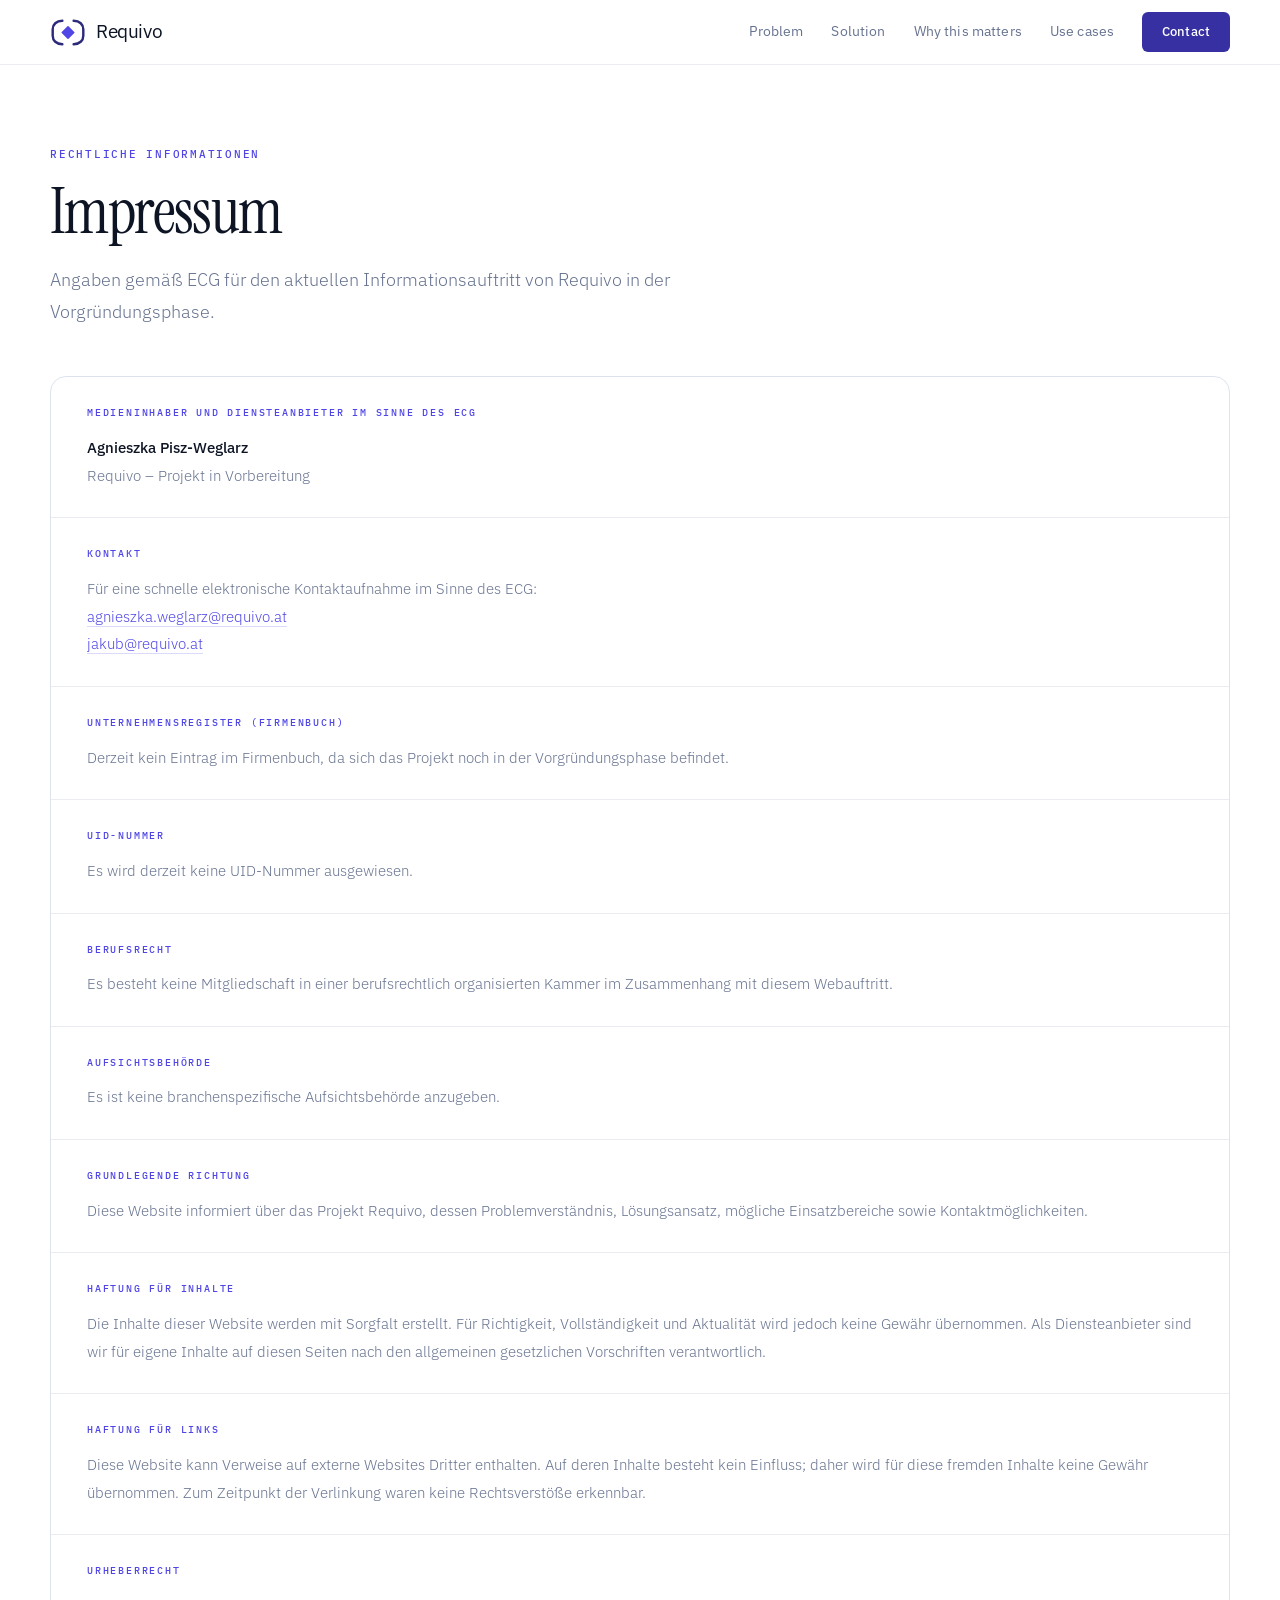
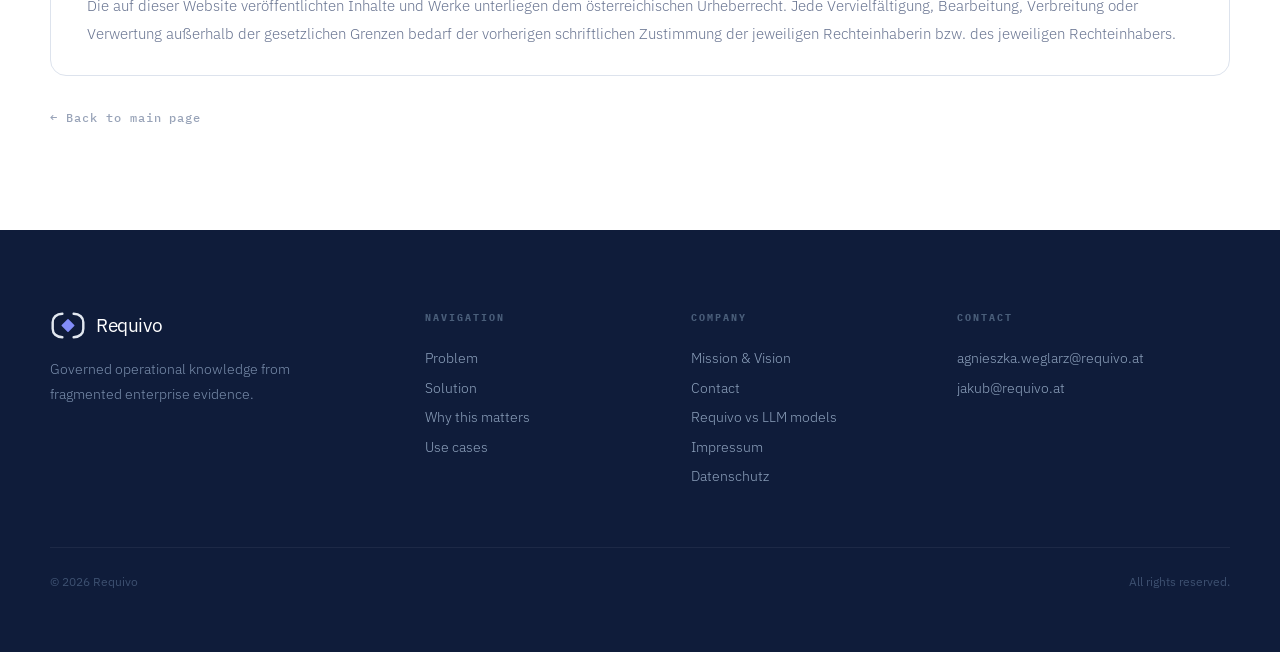
<file: impressum.html>
<!DOCTYPE html>
<html lang="de">
<head>
<meta charset="UTF-8" />
<meta name="viewport" content="width=device-width, initial-scale=1.0" />
<title>Impressum — Requivo</title>
<link rel="icon" href="favicon.svg" />
<link rel="preconnect" href="https://fonts.googleapis.com" />
<link rel="preconnect" href="https://fonts.gstatic.com" crossorigin />
<link href="https://fonts.googleapis.com/css2?family=Instrument+Serif:ital@0;1&family=IBM+Plex+Sans:ital,wght@0,300;0,400;0,500;0,600;1,300;1,400&family=IBM+Plex+Mono:wght@400;500&display=swap" rel="stylesheet" />

<style>
:root {
  --bg:          #ffffff;
  --bg-off:      #f8f9fc;
  --bg-deep:     #0f1c3a;
  --line:        #dde3ed;
  --line-soft:   #eaecf2;
  --text:        #0d1424;
  --text-mid:    #374259;
  --text-soft:   #677390;
  --text-dim:    #98a3b8;
  --indigo:      #3730a3;
  --indigo-mid:  #4f46e5;
  --indigo-soft: #eef2ff;
  --indigo-pale: #f5f6ff;
  --font-serif:  'Instrument Serif', Georgia, serif;
  --font-sans:   'IBM Plex Sans', system-ui, sans-serif;
  --font-mono:   'IBM Plex Mono', monospace;
  --max:         1180px;
  --ease:        cubic-bezier(.16,1,.3,1);
}

*, *::before, *::after { box-sizing: border-box; margin: 0; padding: 0; }
html { scroll-behavior: smooth; }

body {
  font-family: var(--font-sans);
  background: var(--bg);
  color: var(--text);
  line-height: 1.65;
  -webkit-font-smoothing: antialiased;
  text-rendering: optimizeLegibility;
}

a { text-decoration: none; color: inherit; }
.wrap { width: min(var(--max), calc(100% - 48px)); margin: 0 auto; }

/* NAV */
nav {
  position: sticky;
  top: 0;
  z-index: 100;
  background: rgba(255,255,255,.92);
  backdrop-filter: blur(14px);
  border-bottom: 1px solid var(--line-soft);
  transition: box-shadow .25s;
}

nav.raised { box-shadow: 0 1px 18px rgba(55,48,163,.07); }

.nav-inner {
  display: flex;
  align-items: center;
  justify-content: space-between;
  height: 64px;
  gap: 32px;
}

.logo {
  display: flex;
  align-items: center;
  gap: 10px;
  font-family: var(--font-sans);
  font-size: 19px;
  font-weight: 400;
  color: var(--text);
  letter-spacing: -.02em;
}

.nav-links {
  display: flex;
  align-items: center;
  gap: 28px;
}

.nav-links a {
  font-size: 14px;
  font-weight: 400;
  color: var(--text-soft);
  letter-spacing: .01em;
  transition: color .18s;
}

.nav-links a:hover { color: var(--text); }

.nav-cta {
  background: var(--indigo) !important;
  color: #fff !important;
  padding: 9px 20px;
  border-radius: 6px;
  font-size: 13px !important;
  font-weight: 500 !important;
  transition: background .18s, transform .18s !important;
}

.nav-cta:hover {
  background: #312e81 !important;
  transform: translateY(-1px) !important;
}

/* PAGE */
.page { padding: 80px 0 100px; }

.page-label {
  font-family: var(--font-mono);
  font-size: 11px;
  font-weight: 500;
  letter-spacing: .16em;
  text-transform: uppercase;
  color: var(--indigo-mid);
  margin-bottom: 16px;
}

.page h1 {
  font-family: var(--font-serif);
  font-size: clamp(38px, 5vw, 64px);
  font-weight: 400;
  line-height: 1.04;
  letter-spacing: -.025em;
  color: var(--text);
  margin-bottom: 18px;
}

.page-intro {
  font-size: 18px;
  line-height: 1.8;
  font-weight: 300;
  color: var(--text-soft);
  max-width: 720px;
  margin-bottom: 48px;
}

/* LEGAL CARD */
.legal-card {
  background: var(--bg);
  border: 1px solid var(--line);
  border-radius: 16px;
  overflow: hidden;
}

.legal-section {
  padding: 28px 36px;
  border-bottom: 1px solid var(--line-soft);
}

.legal-section:last-child { border-bottom: none; }

.legal-section h2 {
  font-family: var(--font-mono);
  font-size: 10px;
  font-weight: 500;
  letter-spacing: .18em;
  text-transform: uppercase;
  color: var(--indigo-mid);
  margin-bottom: 12px;
}

.legal-section p {
  font-size: 15px;
  line-height: 1.85;
  font-weight: 300;
  color: var(--text-soft);
  margin-bottom: 10px;
}

.legal-section p:last-child { margin-bottom: 0; }

.legal-section strong {
  font-weight: 500;
  color: var(--text);
}

.legal-section a {
  color: var(--indigo-mid);
  border-bottom: 1px solid rgba(79,70,229,.2);
  transition: color .18s, border-color .18s;
}

.legal-section a:hover {
  color: var(--indigo);
  border-color: rgba(55,48,163,.4);
}

/* BACK LINK */
.back-link {
  display: inline-flex;
  align-items: center;
  gap: 8px;
  margin-top: 32px;
  font-family: var(--font-mono);
  font-size: 12px;
  font-weight: 500;
  letter-spacing: .08em;
  color: var(--text-dim);
  transition: color .18s;
}

.back-link:hover { color: var(--indigo-mid); }
.back-link::before { content: '←'; }

/* FOOTER */
footer {
  background: var(--bg-deep);
  padding: 80px 0 60px;
}

.footer-grid {
  display: grid;
  grid-template-columns: 1.2fr .8fr .8fr 1fr;
  gap: 48px;
  margin-bottom: 56px;
  align-items: start;
}

.footer-brand {
  display: flex;
  flex-direction: column;
  gap: 16px;
}

.footer-logo {
  display: flex;
  align-items: center;
  gap: 10px;
  font-family: var(--font-sans);
  font-size: 19px;
  font-weight: 400;
  color: #fff;
  letter-spacing: -.02em;
}

.footer-brand p {
  font-size: 14px;
  line-height: 1.8;
  font-weight: 300;
  color: #7b8fad;
  max-width: 280px;
}

.footer-col h4 {
  font-family: var(--font-mono);
  font-size: 10px;
  letter-spacing: .2em;
  text-transform: uppercase;
  color: #4a5e7a;
  margin-bottom: 18px;
}

.footer-col a,
.footer-col p {
  display: block;
  font-size: 14px;
  line-height: 2.1;
  font-weight: 300;
  color: #8fa3be;
  transition: color .18s;
}

.footer-col a:hover { color: #fff; }

.footer-bottom {
  padding-top: 24px;
  border-top: 1px solid rgba(255,255,255,.06);
  font-size: 12px;
  color: #3d5070;
  display: flex;
  justify-content: space-between;
  align-items: center;
}

/* RESPONSIVE */
@media (max-width: 1040px) {
  .footer-grid { grid-template-columns: 1fr 1fr; }
}

@media (max-width: 768px) {
  .wrap { width: calc(100% - 32px); }
  .nav-links { display: none; }
  .page { padding: 56px 0 80px; }
  .legal-section { padding: 24px 20px; }
  .footer-grid { grid-template-columns: 1fr; }
  .footer-bottom { flex-direction: column; gap: 8px; }
}
</style>
</head>
<body>

<nav id="nav">
  <div class="wrap nav-inner">
    <a href="index.html" class="logo" aria-label="Requivo home">
      <svg viewBox="0 0 44 36" width="36" height="29" fill="none" xmlns="http://www.w3.org/2000/svg" aria-hidden="true">
        <path d="M15 3.5 C7.5 3.5,3 8,3 14 L3 22 C3 28,7.5 32.5,15 32.5" stroke="#2c2a7a" stroke-width="3" stroke-linecap="round" fill="none"/>
        <path d="M29 3.5 C36.5 3.5,41 8,41 14 L41 22 C41 28,36.5 32.5,29 32.5" stroke="#2c2a7a" stroke-width="3" stroke-linecap="round" fill="none"/>
        <rect x="16" y="12" width="12" height="12" rx="1" fill="#4f46e5" transform="rotate(45 22 18)"/>
      </svg>
      Requivo
    </a>

    <div class="nav-links">
      <a href="index.html#problem">Problem</a>
      <a href="index.html#solution">Solution</a>
      <a href="index.html#why">Why this matters</a>
      <a href="index.html#use-cases">Use cases</a>
      <a href="index.html#contact" class="nav-cta">Contact</a>
    </div>
  </div>
</nav>

<main class="page">
  <div class="wrap">
    <div class="page-label">Rechtliche Informationen</div>
    <h1>Impressum</h1>
    <p class="page-intro">Angaben gemäß ECG für den aktuellen Informationsauftritt von Requivo in der Vorgründungsphase.</p>

    <div class="legal-card">
      <section class="legal-section">
        <h2>Medieninhaber und Diensteanbieter im Sinne des ECG</h2>
        <p><strong>Agnieszka Pisz-Weglarz</strong><br>Requivo – Projekt in Vorbereitung</p>
      </section>

      <section class="legal-section">
        <h2>Kontakt</h2>
        <p>
          Für eine schnelle elektronische Kontaktaufnahme im Sinne des ECG:<br>
          <a href="mailto:agnieszka.weglarz@requivo.at">agnieszka.weglarz@requivo.at</a><br>
          <a href="mailto:jakub@requivo.at">jakub@requivo.at</a>
        </p>
      </section>

      <section class="legal-section">
        <h2>Unternehmensregister (Firmenbuch)</h2>
        <p>Derzeit kein Eintrag im Firmenbuch, da sich das Projekt noch in der Vorgründungsphase befindet.</p>
      </section>

      <section class="legal-section">
        <h2>UID-Nummer</h2>
        <p>Es wird derzeit keine UID-Nummer ausgewiesen.</p>
      </section>

      <section class="legal-section">
        <h2>Berufsrecht</h2>
        <p>Es besteht keine Mitgliedschaft in einer berufsrechtlich organisierten Kammer im Zusammenhang mit diesem Webauftritt.</p>
      </section>

      <section class="legal-section">
        <h2>Aufsichtsbehörde</h2>
        <p>Es ist keine branchenspezifische Aufsichtsbehörde anzugeben.</p>
      </section>

      <section class="legal-section">
        <h2>Grundlegende Richtung</h2>
        <p>Diese Website informiert über das Projekt Requivo, dessen Problemverständnis, Lösungsansatz, mögliche Einsatzbereiche sowie Kontaktmöglichkeiten.</p>
      </section>

      <section class="legal-section">
        <h2>Haftung für Inhalte</h2>
        <p>Die Inhalte dieser Website werden mit Sorgfalt erstellt. Für Richtigkeit, Vollständigkeit und Aktualität wird jedoch keine Gewähr übernommen. Als Diensteanbieter sind wir für eigene Inhalte auf diesen Seiten nach den allgemeinen gesetzlichen Vorschriften verantwortlich.</p>
      </section>

      <section class="legal-section">
        <h2>Haftung für Links</h2>
        <p>Diese Website kann Verweise auf externe Websites Dritter enthalten. Auf deren Inhalte besteht kein Einfluss; daher wird für diese fremden Inhalte keine Gewähr übernommen. Zum Zeitpunkt der Verlinkung waren keine Rechtsverstöße erkennbar.</p>
      </section>

      <section class="legal-section">
        <h2>Urheberrecht</h2>
        <p>Die auf dieser Website veröffentlichten Inhalte und Werke unterliegen dem österreichischen Urheberrecht. Jede Vervielfältigung, Bearbeitung, Verbreitung oder Verwertung außerhalb der gesetzlichen Grenzen bedarf der vorherigen schriftlichen Zustimmung der jeweiligen Rechteinhaberin bzw. des jeweiligen Rechteinhabers.</p>
      </section>
    </div>

    <a class="back-link" href="index.html">Back to main page</a>
  </div>
</main>

<footer>
  <div class="wrap">
    <div class="footer-grid">
      <div class="footer-brand">
        <a href="index.html" class="footer-logo" aria-label="Requivo home">
          <svg viewBox="0 0 44 36" width="36" height="29" fill="none" xmlns="http://www.w3.org/2000/svg" aria-hidden="true">
            <path d="M15 3.5 C7.5 3.5,3 8,3 14 L3 22 C3 28,7.5 32.5,15 32.5" stroke="#e2e8f0" stroke-width="3" stroke-linecap="round" fill="none"/>
            <path d="M29 3.5 C36.5 3.5,41 8,41 14 L41 22 C41 28,36.5 32.5,29 32.5" stroke="#e2e8f0" stroke-width="3" stroke-linecap="round" fill="none"/>
            <rect x="16" y="12" width="12" height="12" rx="1" fill="#818cf8" transform="rotate(45 22 18)"/>
          </svg>
          Requivo
        </a>
        <p>Governed operational knowledge from fragmented enterprise evidence.</p>
      </div>

      <div class="footer-col">
        <h4>Navigation</h4>
        <a href="index.html#problem">Problem</a>
        <a href="index.html#solution">Solution</a>
        <a href="index.html#why">Why this matters</a>
        <a href="index.html#use-cases">Use cases</a>
      </div>

      <div class="footer-col">
        <h4>Company</h4>
        <a href="index.html#mission-vision">Mission &amp; Vision</a>
        <a href="index.html#contact">Contact</a>
        <a href="requivo-vs-llm.html">Requivo vs LLM models</a>
        <a href="impressum.html">Impressum</a>
        <a href="privacy.html">Datenschutz</a>
      </div>

      <div class="footer-col">
        <h4>Contact</h4>
        <a href="mailto:agnieszka.weglarz@requivo.at">agnieszka.weglarz@requivo.at</a>
        <a href="mailto:jakub@requivo.at">jakub@requivo.at</a>
      </div>
    </div>

    <div class="footer-bottom">
      <span>© 2026 Requivo</span>
      <span>All rights reserved.</span>
    </div>
  </div>
</footer>

<script>
document.addEventListener('DOMContentLoaded', function () {
  const nav = document.getElementById('nav');

  function updateNav() {
    if (window.scrollY > 8) {
      nav.classList.add('raised');
    } else {
      nav.classList.remove('raised');
    }
  }

  updateNav();
  window.addEventListener('scroll', updateNav);
});
</script>

</body>
</html>
</file>
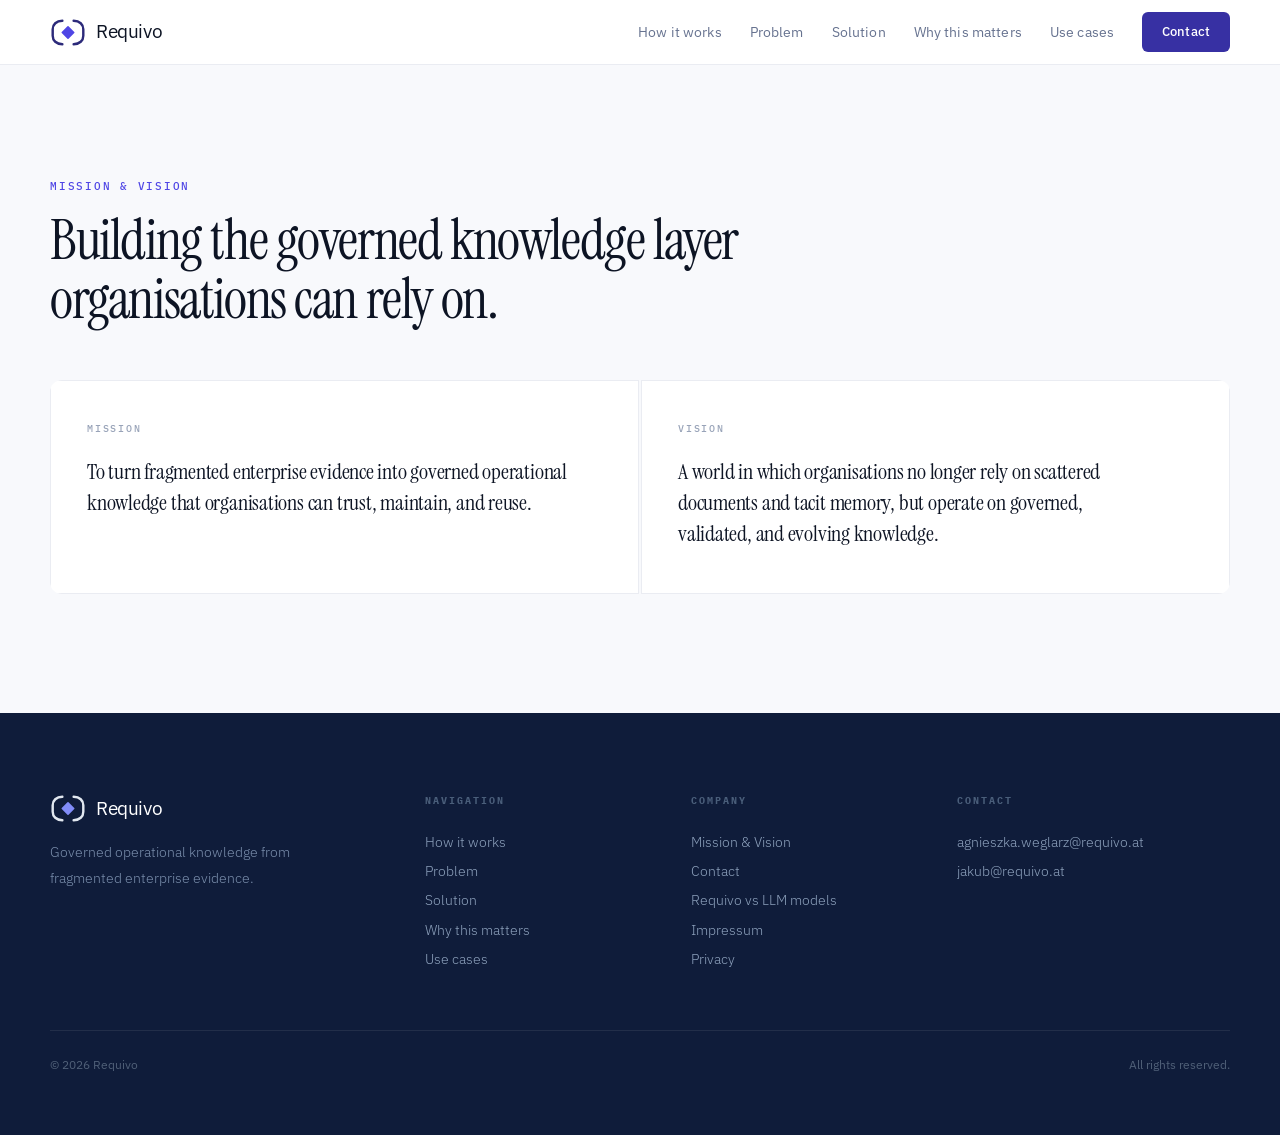
<file: mission-vision.html>
<!DOCTYPE html>
<html lang="en">
<head>
<meta charset="UTF-8" />
<meta name="viewport" content="width=device-width, initial-scale=1.0" />
<title>Mission & Vision — Requivo</title>
<link rel="icon" href="favicon.svg" />
<link rel="preconnect" href="https://fonts.googleapis.com" />
<link rel="preconnect" href="https://fonts.gstatic.com" crossorigin />
<link href="https://fonts.googleapis.com/css2?family=Instrument+Serif:ital@0;1&family=IBM+Plex+Sans:ital,wght@0,300;0,400;0,500;0,600;1,300;1,400&family=IBM+Plex+Mono:wght@400;500&display=swap" rel="stylesheet" />

<script>
  document.documentElement.classList.add('js');
</script>

<style>
:root {
  --bg: #ffffff;
  --bg-off: #f8f9fc;
  --bg-deep: #0f1c3a;
  --line: #dde3ed;
  --line-soft: #eaecf2;
  --text: #0d1424;
  --text-soft: #677390;
  --text-dim: #98a3b8;
  --indigo: #3730a3;
  --indigo-mid: #4f46e5;
  --font-serif: 'Instrument Serif', Georgia, serif;
  --font-sans: 'IBM Plex Sans', system-ui, sans-serif;
  --font-mono: 'IBM Plex Mono', monospace;
  --max: 1180px;
  --ease: cubic-bezier(.16,1,.3,1);
}

*, *::before, *::after { box-sizing: border-box; margin: 0; padding: 0; }

html { scroll-behavior: smooth; }

body {
  font-family: var(--font-sans);
  background: var(--bg-off);
  color: var(--text);
  line-height: 1.65;
  -webkit-font-smoothing: antialiased;
  -moz-osx-font-smoothing: grayscale;
  text-rendering: optimizeLegibility;
  font-feature-settings: "kern" 1, "liga" 1, "calt" 1;
  overflow-x: hidden;
}

a { text-decoration: none; color: inherit; }
.wrap { width: min(var(--max), calc(100% - 48px)); margin: 0 auto; }

nav {
  position: sticky;
  top: 0;
  z-index: 100;
  background: rgba(255,255,255,.92);
  backdrop-filter: blur(14px);
  border-bottom: 1px solid var(--line-soft);
  transition: box-shadow .25s;
}

nav.raised {
  box-shadow: 0 1px 0 var(--line-soft), 0 4px 24px rgba(55,48,163,.09);
}

.nav-inner {
  display: flex;
  align-items: center;
  justify-content: space-between;
  height: 64px;
  gap: 32px;
}

.logo,
.footer-logo {
  display: flex;
  align-items: center;
  gap: 10px;
  font-family: var(--font-sans);
  font-size: 19px;
  font-weight: 400;
  letter-spacing: -.02em;
}

.logo { color: var(--text); }
.footer-logo { color: #fff; }

.nav-links {
  display: flex;
  align-items: center;
  gap: 28px;
}

.nav-links a {
  font-size: 13.5px;
  font-weight: 400;
  color: var(--text-soft);
  letter-spacing: .01em;
  transition: color .18s;
}

.nav-links a:hover { color: var(--text); }

.nav-cta {
  background: var(--indigo) !important;
  color: #fff !important;
  padding: 9px 20px;
  border-radius: 6px;
  font-size: 13px !important;
  font-weight: 500 !important;
  transition: background .18s, transform .18s !important;
}

.nav-cta:hover {
  background: #312e81 !important;
  transform: translateY(-1px) !important;
}

.page {
  min-height: 72vh;
  padding: 112px 0;
}

.section-label {
  font-family: var(--font-mono);
  font-size: 11px;
  font-weight: 500;
  letter-spacing: .16em;
  text-transform: uppercase;
  color: var(--indigo-mid);
  margin-bottom: 16px;
}

.section-title {
  font-family: var(--font-serif);
  font-size: clamp(34px, 4.4vw, 58px);
  font-weight: 400;
  line-height: 1.04;
  letter-spacing: -.025em;
  color: var(--text);
  margin-bottom: 52px;
  max-width: 900px;
}

/* Mission / Vision cards preserved as elegant cards */
.mv-grid {
  display: grid;
  grid-template-columns: 1fr 1fr;
  gap: 2px;
  border-radius: 12px;
  overflow: hidden;
}

.mv-card {
  background: var(--bg);
  padding: 40px 36px 44px;
  border: 1px solid var(--line-soft);
  position: relative;
  overflow: hidden;
  transition: box-shadow .22s var(--ease), transform .22s var(--ease);
}

.mv-card::before {
  content: '';
  position: absolute;
  top: -1px;
  left: 0;
  width: 0;
  height: 2px;
  background: var(--indigo-mid);
  transition: width .55s var(--ease);
}

.mv-card:hover {
  transform: translateY(-2px);
  box-shadow: 0 4px 24px rgba(55,48,163,.07);
}

.mv-card:hover::before { width: 100%; }

.mv-label {
  font-family: var(--font-mono);
  font-size: 10px;
  font-weight: 500;
  letter-spacing: .18em;
  text-transform: uppercase;
  color: var(--text-dim);
  margin-bottom: 18px;
}

.mv-card p {
  font-family: var(--font-serif);
  font-size: 22px;
  line-height: 1.42;
  letter-spacing: -.01em;
  color: var(--text);
  max-width: 480px;
}

footer {
  background: var(--bg-deep);
  padding: 80px 0 60px;
}

.footer-grid {
  display: grid;
  grid-template-columns: 1.2fr .8fr .8fr 1fr;
  gap: 48px;
  margin-bottom: 56px;
  align-items: start;
}

.footer-brand {
  display: flex;
  flex-direction: column;
  gap: 16px;
}

.footer-brand p {
  font-size: 14px;
  line-height: 1.8;
  font-weight: 300;
  color: #7b8fad;
  max-width: 280px;
}

.footer-col h4 {
  font-family: var(--font-mono);
  font-size: 10px;
  letter-spacing: .2em;
  text-transform: uppercase;
  color: #4a5e7a;
  margin-bottom: 18px;
}

.footer-col a,
.footer-col p {
  display: block;
  font-size: 14px;
  line-height: 2.1;
  font-weight: 300;
  color: #8fa3be;
  transition: color .18s;
}

.footer-col a:hover { color: #fff; }

.footer-bottom {
  padding-top: 24px;
  border-top: 1px solid rgba(255,255,255,.08);
  font-size: 12px;
  color: #506078;
  display: flex;
  justify-content: space-between;
  align-items: center;
}

.reveal {
  opacity: 1;
  transform: none;
  transition: opacity .65s var(--ease), transform .65s var(--ease);
}

.js .reveal {
  opacity: 0;
  transform: translateY(22px);
}

.js .reveal.in {
  opacity: 1;
  transform: none;
}

.d1 { transition-delay: .08s; }

@media (max-width: 768px) {
  .wrap { width: calc(100% - 32px); }
  .nav-links { display: none; }
  .page { padding: 80px 0; }
  .mv-grid { grid-template-columns: 1fr; }
  .footer-grid { grid-template-columns: 1fr; }
  .footer-bottom { flex-direction: column; gap: 8px; }
}
</style>
</head>

<body>

<nav id="nav">
  <div class="wrap nav-inner">
    <a href="index.html#top" class="logo" aria-label="Requivo home">
      <svg viewBox="0 0 44 36" width="36" height="29" fill="none" xmlns="http://www.w3.org/2000/svg" aria-hidden="true">
        <path d="M15 3.5 C7.5 3.5,3 8,3 14 L3 22 C3 28,7.5 32.5,15 32.5" stroke="#2c2a7a" stroke-width="3" stroke-linecap="round" fill="none"/>
        <path d="M29 3.5 C36.5 3.5,41 8,41 14 L41 22 C41 28,36.5 32.5,29 32.5" stroke="#2c2a7a" stroke-width="3" stroke-linecap="round" fill="none"/>
        <rect x="16" y="12" width="12" height="12" rx="1" fill="#4f46e5" transform="rotate(45 22 18)"/>
      </svg>
      Requivo
    </a>

    <div class="nav-links">
      <a href="index.html#how-it-works">How it works</a>
      <a href="index.html#problem">Problem</a>
      <a href="index.html#solution">Solution</a>
      <a href="index.html#why">Why this matters</a>
      <a href="index.html#use-cases">Use cases</a>
      <a href="index.html#contact" class="nav-cta">Contact</a>
    </div>
  </div>
</nav>

<main class="page">
  <div class="wrap">
    <div class="section-label reveal">Mission &amp; Vision</div>
    <h1 class="section-title reveal d1">Building the governed knowledge layer organisations can rely on.</h1>

    <div class="mv-grid">
      <div class="mv-card reveal">
        <div class="mv-label">Mission</div>
        <p>To turn fragmented enterprise evidence into governed operational knowledge that organisations can trust, maintain, and reuse.</p>
      </div>

      <div class="mv-card reveal d1">
        <div class="mv-label">Vision</div>
        <p>A world in which organisations no longer rely on scattered documents and tacit memory, but operate on governed, validated, and evolving knowledge.</p>
      </div>
    </div>
  </div>
</main>

<footer>
  <div class="wrap">
    <div class="footer-grid">
      <div class="footer-brand">
        <a href="index.html#top" class="footer-logo" aria-label="Requivo home">
          <svg viewBox="0 0 44 36" width="36" height="29" fill="none" xmlns="http://www.w3.org/2000/svg" aria-hidden="true">
            <path d="M15 3.5 C7.5 3.5,3 8,3 14 L3 22 C3 28,7.5 32.5,15 32.5" stroke="#e2e8f0" stroke-width="3" stroke-linecap="round" fill="none"/>
            <path d="M29 3.5 C36.5 3.5,41 8,41 14 L41 22 C41 28,36.5 32.5,29 32.5" stroke="#e2e8f0" stroke-width="3" stroke-linecap="round" fill="none"/>
            <rect x="16" y="12" width="12" height="12" rx="1" fill="#818cf8" transform="rotate(45 22 18)"/>
          </svg>
          Requivo
        </a>
        <p>Governed operational knowledge from fragmented enterprise evidence.</p>
      </div>

      <div class="footer-col">
        <h4>Navigation</h4>
        <a href="index.html#how-it-works">How it works</a>
        <a href="index.html#problem">Problem</a>
        <a href="index.html#solution">Solution</a>
        <a href="index.html#why">Why this matters</a>
        <a href="index.html#use-cases">Use cases</a>
      </div>

      <div class="footer-col">
        <h4>Company</h4>
        <a href="mission-vision.html">Mission &amp; Vision</a>
        <a href="index.html#contact">Contact</a>
        <a href="requivo-vs-llm.html">Requivo vs LLM models</a>
        <a href="impressum.html">Impressum</a>
        <a href="privacy.html">Privacy</a>
      </div>

      <div class="footer-col">
        <h4>Contact</h4>
        <a href="mailto:agnieszka.weglarz@requivo.at">agnieszka.weglarz@requivo.at</a>
        <a href="mailto:jakub@requivo.at">jakub@requivo.at</a>
      </div>
    </div>

    <div class="footer-bottom">
      <span>© 2026 Requivo</span>
      <span>All rights reserved.</span>
    </div>
  </div>
</footer>

<script>
document.addEventListener('DOMContentLoaded', function () {
  const nav = document.getElementById('nav');
  const reveals = document.querySelectorAll('.reveal');

  function updateNav() {
    if (window.scrollY > 8) {
      nav.classList.add('raised');
    } else {
      nav.classList.remove('raised');
    }
  }

  updateNav();
  window.addEventListener('scroll', updateNav, { passive: true });

  if (!('IntersectionObserver' in window)) {
    reveals.forEach(el => el.classList.add('in'));
  } else {
    const observer = new IntersectionObserver((entries, obs) => {
      entries.forEach(entry => {
        if (entry.isIntersecting) {
          entry.target.classList.add('in');
          obs.unobserve(entry.target);
        }
      });
    }, {
      threshold: 0.12,
      rootMargin: '0px 0px -40px 0px'
    });

    reveals.forEach(el => observer.observe(el));
  }
});
</script>

</body>
</html>
</file>
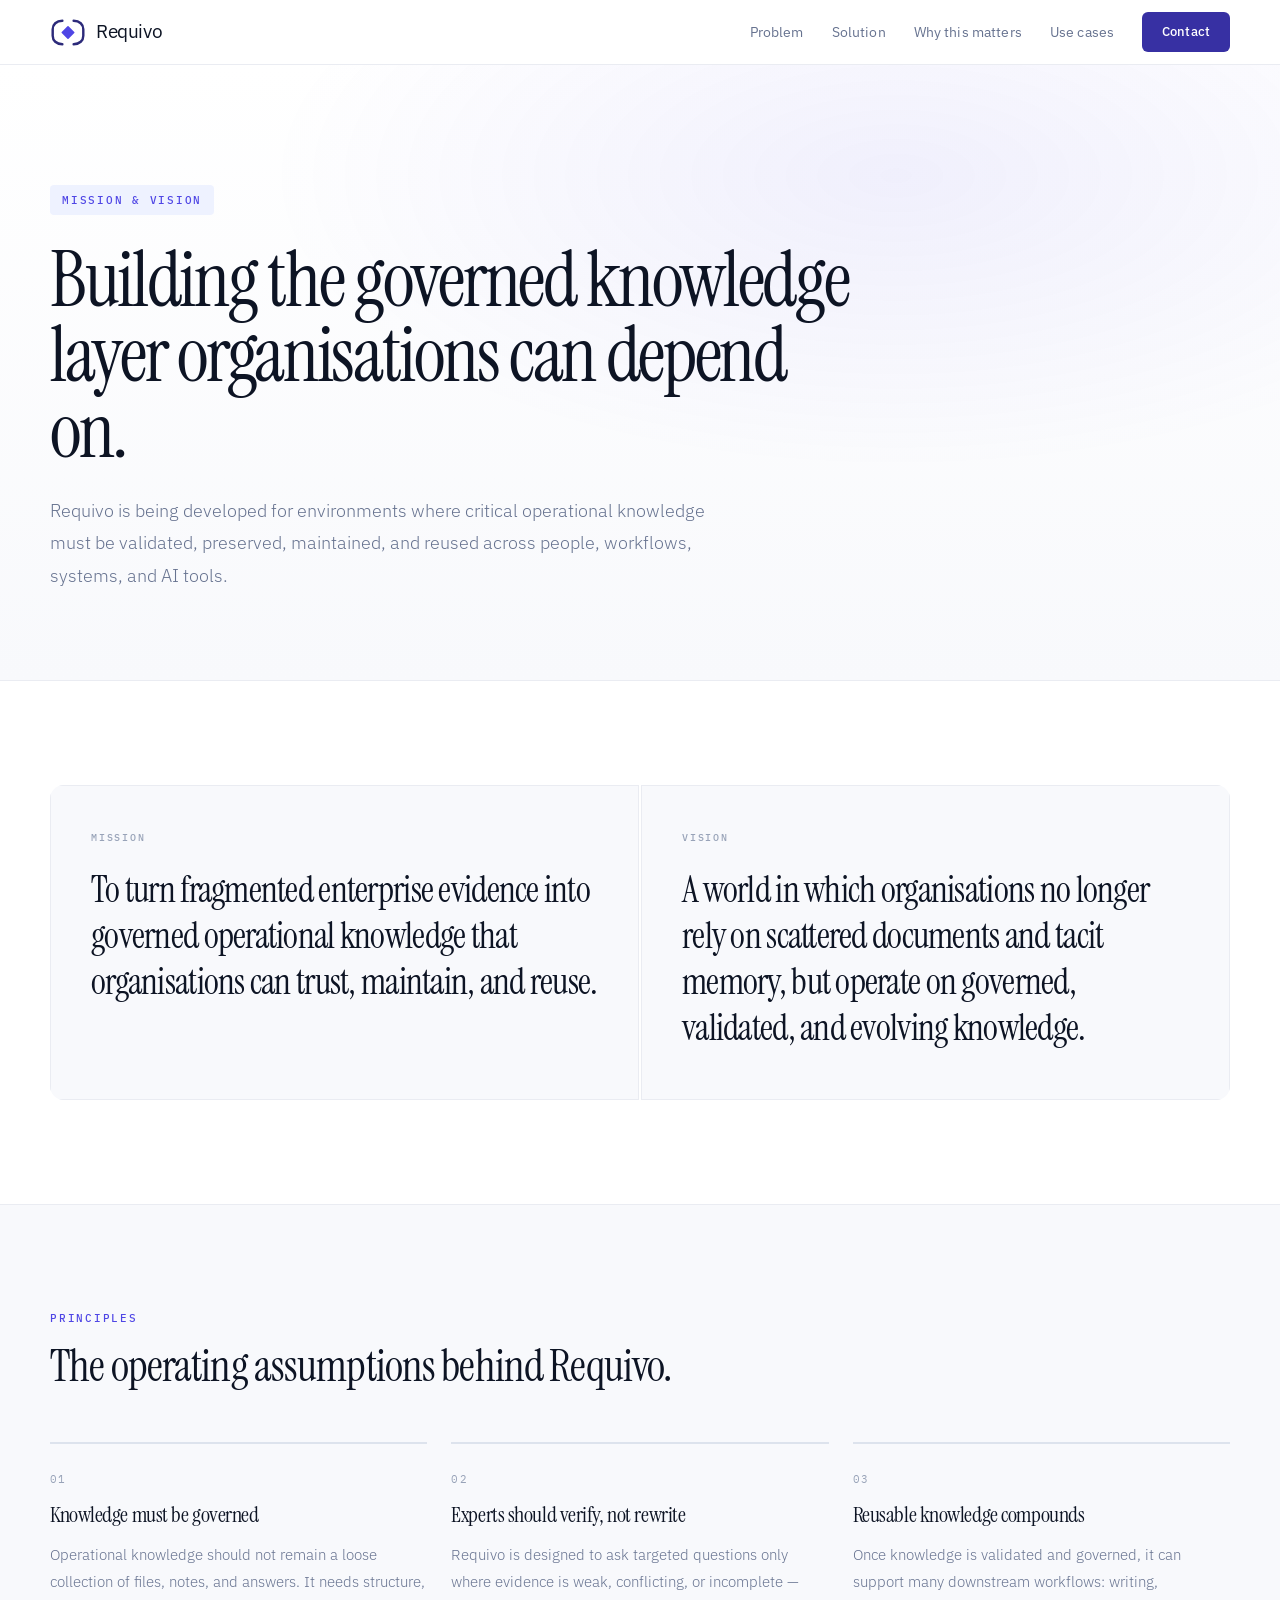
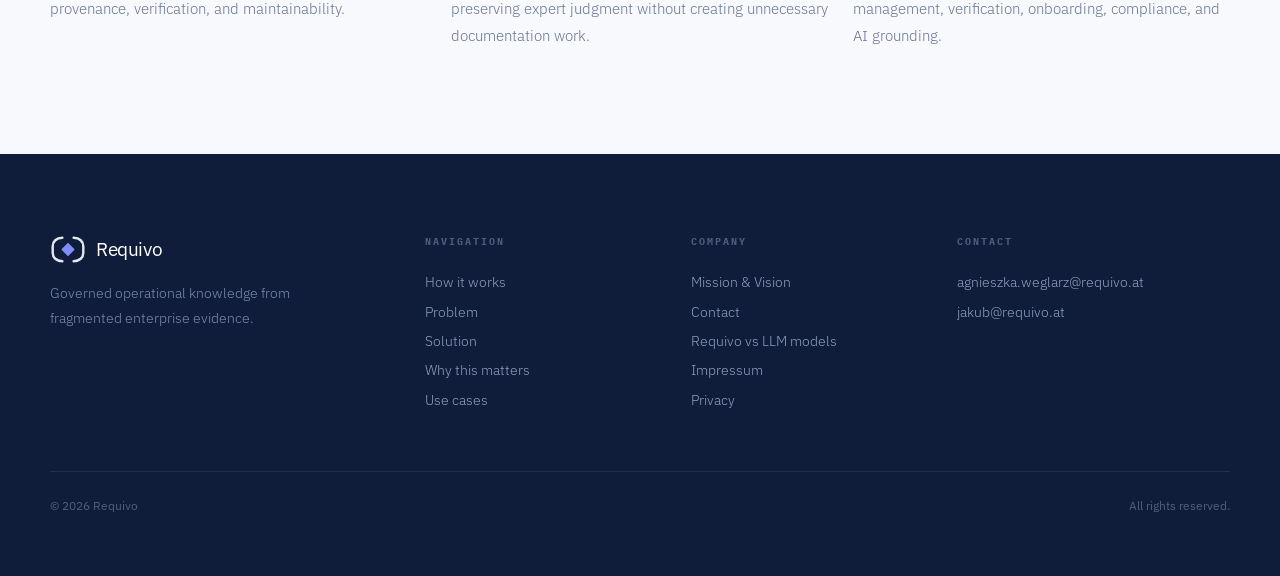
<file: mission.html>
<!DOCTYPE html>
<html lang="en">
<head>
<meta charset="UTF-8" />
<meta name="viewport" content="width=device-width, initial-scale=1.0" />
<title>Requivo — Mission & Vision</title>
<link rel="icon" href="favicon.svg" />
<link rel="preconnect" href="https://fonts.googleapis.com" />
<link rel="preconnect" href="https://fonts.gstatic.com" crossorigin />
<link href="https://fonts.googleapis.com/css2?family=Instrument+Serif:ital@0;1&family=IBM+Plex+Sans:ital,wght@0,300;0,400;0,500;0,600;1,300;1,400&family=IBM+Plex+Mono:wght@400;500&display=swap" rel="stylesheet" />

<style>
:root {
  --bg:          #ffffff;
  --bg-off:      #f8f9fc;
  --bg-deep:     #0f1c3a;
  --line:        #dde3ed;
  --line-soft:   #eaecf2;
  --text:        #0d1424;
  --text-soft:   #677390;
  --text-dim:    #98a3b8;
  --indigo:      #3730a3;
  --indigo-mid:  #4f46e5;
  --indigo-soft: #eef2ff;
  --font-serif:  'Instrument Serif', Georgia, serif;
  --font-sans:   'IBM Plex Sans', system-ui, sans-serif;
  --font-mono:   'IBM Plex Mono', monospace;
  --max:         1180px;
  --ease:        cubic-bezier(.16,1,.3,1);
}

*, *::before, *::after { box-sizing: border-box; margin: 0; padding: 0; }
html { scroll-behavior: smooth; }

body {
  font-family: var(--font-sans);
  background: var(--bg);
  color: var(--text);
  line-height: 1.65;
  -webkit-font-smoothing: antialiased;
  -moz-osx-font-smoothing: grayscale;
  text-rendering: optimizeLegibility;
  overflow-x: hidden;
}

a { text-decoration: none; color: inherit; }
.wrap { width: min(var(--max), calc(100% - 48px)); margin: 0 auto; }

/* NAV */
nav {
  position: sticky;
  top: 0;
  z-index: 100;
  background: rgba(255,255,255,.92);
  backdrop-filter: blur(14px);
  border-bottom: 1px solid var(--line-soft);
}

.nav-inner {
  display: flex;
  align-items: center;
  justify-content: space-between;
  height: 64px;
  gap: 32px;
}

.logo {
  display: flex;
  align-items: center;
  gap: 10px;
  font-family: var(--font-sans);
  font-size: 19px;
  font-weight: 400;
  color: var(--text);
  letter-spacing: -.02em;
}

.nav-links {
  display: flex;
  align-items: center;
  gap: 28px;
}

.nav-links a {
  font-size: 13.5px;
  font-weight: 400;
  color: var(--text-soft);
  letter-spacing: .01em;
  transition: color .18s;
}

.nav-links a:hover { color: var(--text); }

.nav-cta {
  background: var(--indigo) !important;
  color: #fff !important;
  padding: 9px 20px;
  border-radius: 6px;
  font-size: 13px !important;
  font-weight: 500 !important;
}

/* PAGE */
.hero-page {
  padding: 120px 0 88px;
  background:
    radial-gradient(ellipse 900px 420px at 70% 18%, rgba(79,70,229,.08) 0%, transparent 70%),
    linear-gradient(180deg, #ffffff 0%, #f8f9fc 100%);
  border-bottom: 1px solid var(--line-soft);
}

.page-label {
  display: inline-flex;
  font-family: var(--font-mono);
  font-size: 11px;
  font-weight: 500;
  letter-spacing: .16em;
  text-transform: uppercase;
  color: var(--indigo-mid);
  background: var(--indigo-soft);
  padding: 6px 12px;
  border-radius: 4px;
  margin-bottom: 28px;
}

.hero-page h1 {
  font-family: var(--font-serif);
  font-size: clamp(46px, 6vw, 84px);
  font-weight: 400;
  line-height: .98;
  letter-spacing: -.03em;
  color: var(--text);
  max-width: 820px;
  margin-bottom: 26px;
}

.hero-page p {
  font-size: 18px;
  line-height: 1.8;
  color: var(--text-soft);
  max-width: 680px;
  font-weight: 300;
}

.mv-section {
  padding: 104px 0;
}

.mv-grid {
  display: grid;
  grid-template-columns: 1fr 1fr;
  gap: 2px;
  border-radius: 14px;
  overflow: hidden;
}

.mv-card {
  background: var(--bg-off);
  padding: 44px 40px 48px;
  border: 1px solid var(--line-soft);
}

.mv-label {
  font-family: var(--font-mono);
  font-size: 10px;
  font-weight: 500;
  letter-spacing: .18em;
  text-transform: uppercase;
  color: var(--text-dim);
  margin-bottom: 20px;
}

.mv-card p {
  font-family: var(--font-serif);
  font-size: clamp(24px, 3vw, 36px);
  line-height: 1.28;
  letter-spacing: -.02em;
  color: var(--text);
  max-width: 560px;
}

.principles {
  padding: 104px 0;
  background: var(--bg-off);
  border-top: 1px solid var(--line-soft);
}

.section-label {
  font-family: var(--font-mono);
  font-size: 11px;
  font-weight: 500;
  letter-spacing: .16em;
  text-transform: uppercase;
  color: var(--indigo-mid);
  margin-bottom: 16px;
}

.section-title {
  font-family: var(--font-serif);
  font-size: clamp(28px, 3.4vw, 46px);
  font-weight: 400;
  line-height: 1.08;
  letter-spacing: -.02em;
  color: var(--text);
  margin-bottom: 52px;
  max-width: 820px;
}

.principle-grid {
  display: grid;
  grid-template-columns: repeat(3, 1fr);
  gap: 24px;
}

.principle-card {
  border-top: 2px solid var(--line);
  padding: 26px 0 0;
}

.principle-num {
  font-family: var(--font-mono);
  font-size: 11px;
  letter-spacing: .12em;
  color: var(--text-dim);
  margin-bottom: 14px;
}

.principle-card h3 {
  font-family: var(--font-serif);
  font-size: 22px;
  font-weight: 400;
  letter-spacing: -.02em;
  line-height: 1.2;
  color: var(--text);
  margin-bottom: 12px;
}

.principle-card p {
  font-size: 15px;
  line-height: 1.82;
  color: var(--text-soft);
  font-weight: 300;
}

/* FOOTER */
footer {
  background: var(--bg-deep);
  padding: 80px 0 60px;
}

.footer-logo {
  display: flex;
  align-items: center;
  gap: 10px;
  font-family: var(--font-sans);
  font-size: 19px;
  font-weight: 400;
  color: #fff;
  letter-spacing: -.02em;
}

.footer-grid {
  display: grid;
  grid-template-columns: 1.2fr .8fr .8fr 1fr;
  gap: 48px;
  margin-bottom: 56px;
  align-items: start;
}

.footer-brand {
  display: flex;
  flex-direction: column;
  gap: 16px;
}

.footer-brand p {
  font-size: 14px;
  line-height: 1.8;
  font-weight: 300;
  color: #7b8fad;
  max-width: 280px;
}

.footer-col h4 {
  font-family: var(--font-mono);
  font-size: 10px;
  letter-spacing: .2em;
  text-transform: uppercase;
  color: #4a5e7a;
  margin-bottom: 18px;
}

.footer-col a,
.footer-col p {
  display: block;
  font-size: 14px;
  line-height: 2.1;
  font-weight: 300;
  color: #8fa3be;
  transition: color .18s;
}

.footer-col a:hover { color: #fff; }

.footer-bottom {
  padding-top: 24px;
  border-top: 1px solid rgba(255,255,255,.08);
  font-size: 12px;
  color: #506078;
  display: flex;
  justify-content: space-between;
  align-items: center;
}

@media (max-width: 900px) {
  .nav-links { display: none; }
  .mv-grid,
  .principle-grid,
  .footer-grid {
    grid-template-columns: 1fr;
  }

  .hero-page {
    padding: 88px 0 72px;
  }

  .mv-section,
  .principles {
    padding: 80px 0;
  }
}

@media (max-width: 768px) {
  .wrap { width: calc(100% - 32px); }
  .footer-bottom { flex-direction: column; gap: 8px; }
}
</style>
</head>

<body>

<nav>
  <div class="wrap nav-inner">
    <a href="index.html" class="logo" aria-label="Requivo home">
      <svg viewBox="0 0 44 36" width="36" height="29" fill="none" xmlns="http://www.w3.org/2000/svg" aria-hidden="true">
        <path d="M15 3.5 C7.5 3.5,3 8,3 14 L3 22 C3 28,7.5 32.5,15 32.5" stroke="#2c2a7a" stroke-width="3" stroke-linecap="round" fill="none"/>
        <path d="M29 3.5 C36.5 3.5,41 8,41 14 L41 22 C41 28,36.5 32.5,29 32.5" stroke="#2c2a7a" stroke-width="3" stroke-linecap="round" fill="none"/>
        <rect x="16" y="12" width="12" height="12" rx="1" fill="#4f46e5" transform="rotate(45 22 18)"/>
      </svg>
      Requivo
    </a>

    <div class="nav-links">
      <a href="index.html#problem">Problem</a>
      <a href="index.html#solution">Solution</a>
      <a href="index.html#why">Why this matters</a>
      <a href="index.html#use-cases">Use cases</a>
      <a href="index.html#contact" class="nav-cta">Contact</a>
    </div>
  </div>
</nav>

<main>
  <section class="hero-page">
    <div class="wrap">
      <div class="page-label">Mission &amp; Vision</div>
      <h1>Building the governed knowledge layer organisations can depend on.</h1>
      <p>Requivo is being developed for environments where critical operational knowledge must be validated, preserved, maintained, and reused across people, workflows, systems, and AI tools.</p>
    </div>
  </section>

  <section class="mv-section">
    <div class="wrap">
      <div class="mv-grid">
        <div class="mv-card">
          <div class="mv-label">Mission</div>
          <p>To turn fragmented enterprise evidence into governed operational knowledge that organisations can trust, maintain, and reuse.</p>
        </div>

        <div class="mv-card">
          <div class="mv-label">Vision</div>
          <p>A world in which organisations no longer rely on scattered documents and tacit memory, but operate on governed, validated, and evolving knowledge.</p>
        </div>
      </div>
    </div>
  </section>

  <section class="principles">
    <div class="wrap">
      <div class="section-label">Principles</div>
      <div class="section-title">The operating assumptions behind Requivo.</div>

      <div class="principle-grid">
        <div class="principle-card">
          <div class="principle-num">01</div>
          <h3>Knowledge must be governed</h3>
          <p>Operational knowledge should not remain a loose collection of files, notes, and answers. It needs structure, provenance, verification, and maintainability.</p>
        </div>

        <div class="principle-card">
          <div class="principle-num">02</div>
          <h3>Experts should verify, not rewrite</h3>
          <p>Requivo is designed to ask targeted questions only where evidence is weak, conflicting, or incomplete — preserving expert judgment without creating unnecessary documentation work.</p>
        </div>

        <div class="principle-card">
          <div class="principle-num">03</div>
          <h3>Reusable knowledge compounds</h3>
          <p>Once knowledge is validated and governed, it can support many downstream workflows: writing, management, verification, onboarding, compliance, and AI grounding.</p>
        </div>
      </div>
    </div>
  </section>
</main>

<footer>
  <div class="wrap">
    <div class="footer-grid">
      <div class="footer-brand">
        <a href="index.html" class="footer-logo" aria-label="Requivo home">
          <svg viewBox="0 0 44 36" width="36" height="29" fill="none" xmlns="http://www.w3.org/2000/svg" aria-hidden="true">
            <path d="M15 3.5 C7.5 3.5,3 8,3 14 L3 22 C3 28,7.5 32.5,15 32.5" stroke="#e2e8f0" stroke-width="3" stroke-linecap="round" fill="none"/>
            <path d="M29 3.5 C36.5 3.5,41 8,41 14 L41 22 C41 28,36.5 32.5,29 32.5" stroke="#e2e8f0" stroke-width="3" stroke-linecap="round" fill="none"/>
            <rect x="16" y="12" width="12" height="12" rx="1" fill="#818cf8" transform="rotate(45 22 18)"/>
          </svg>
          Requivo
        </a>

        <p>Governed operational knowledge from fragmented enterprise evidence.</p>
      </div>

      <div class="footer-col">
        <h4>Navigation</h4>
        <a href="index.html#how-it-works">How it works</a>
        <a href="index.html#problem">Problem</a>
        <a href="index.html#solution">Solution</a>
        <a href="index.html#why">Why this matters</a>
        <a href="index.html#use-cases">Use cases</a>
      </div>

      <div class="footer-col">
        <h4>Company</h4>
        <a href="mission.html">Mission &amp; Vision</a>
        <a href="index.html#contact">Contact</a>
        <a href="requivo-vs-llm.html">Requivo vs LLM models</a>
        <a href="impressum.html">Impressum</a>
        <a href="privacy.html">Privacy</a>
      </div>

      <div class="footer-col">
        <h4>Contact</h4>
        <a href="mailto:agnieszka.weglarz@requivo.at">agnieszka.weglarz@requivo.at</a>
        <a href="mailto:jakub@requivo.at">jakub@requivo.at</a>
      </div>
    </div>

    <div class="footer-bottom">
      <span>© 2026 Requivo</span>
      <span>All rights reserved.</span>
    </div>
  </div>
</footer>

</body>
</html>
</file>
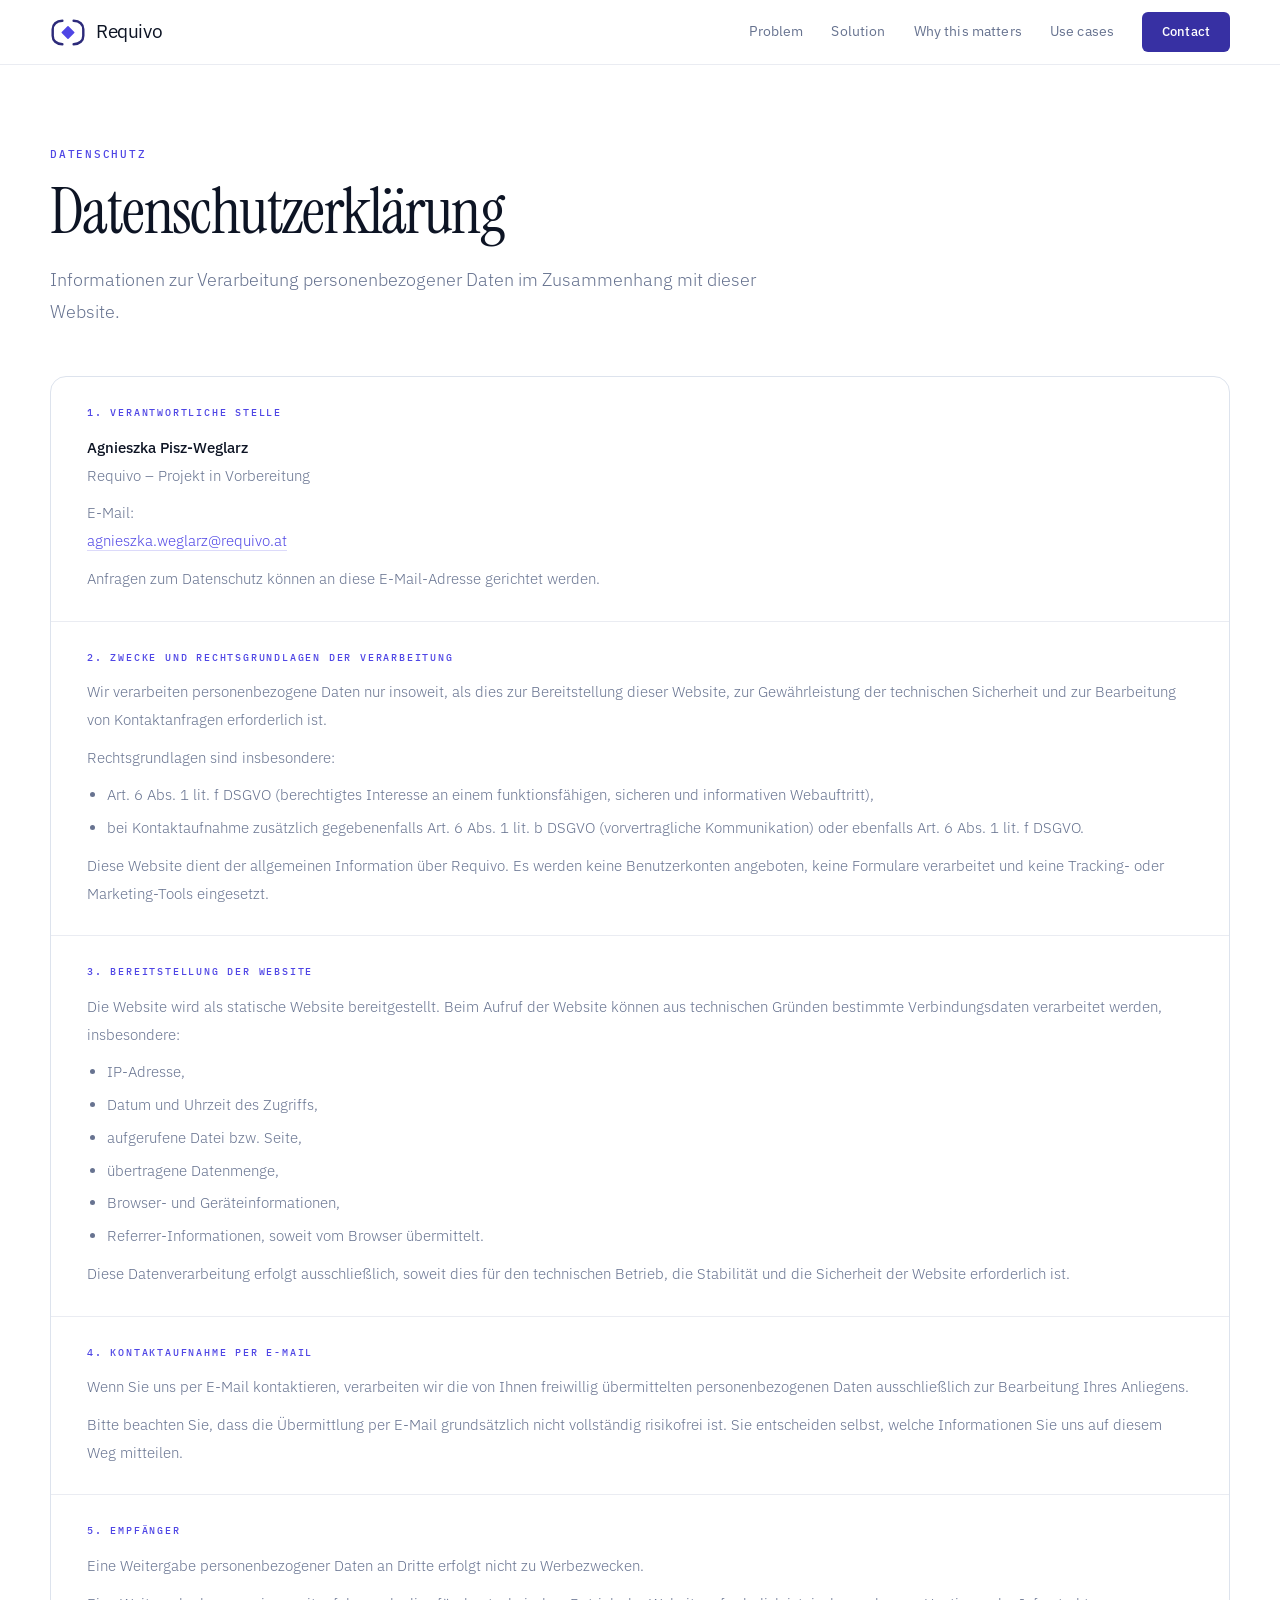
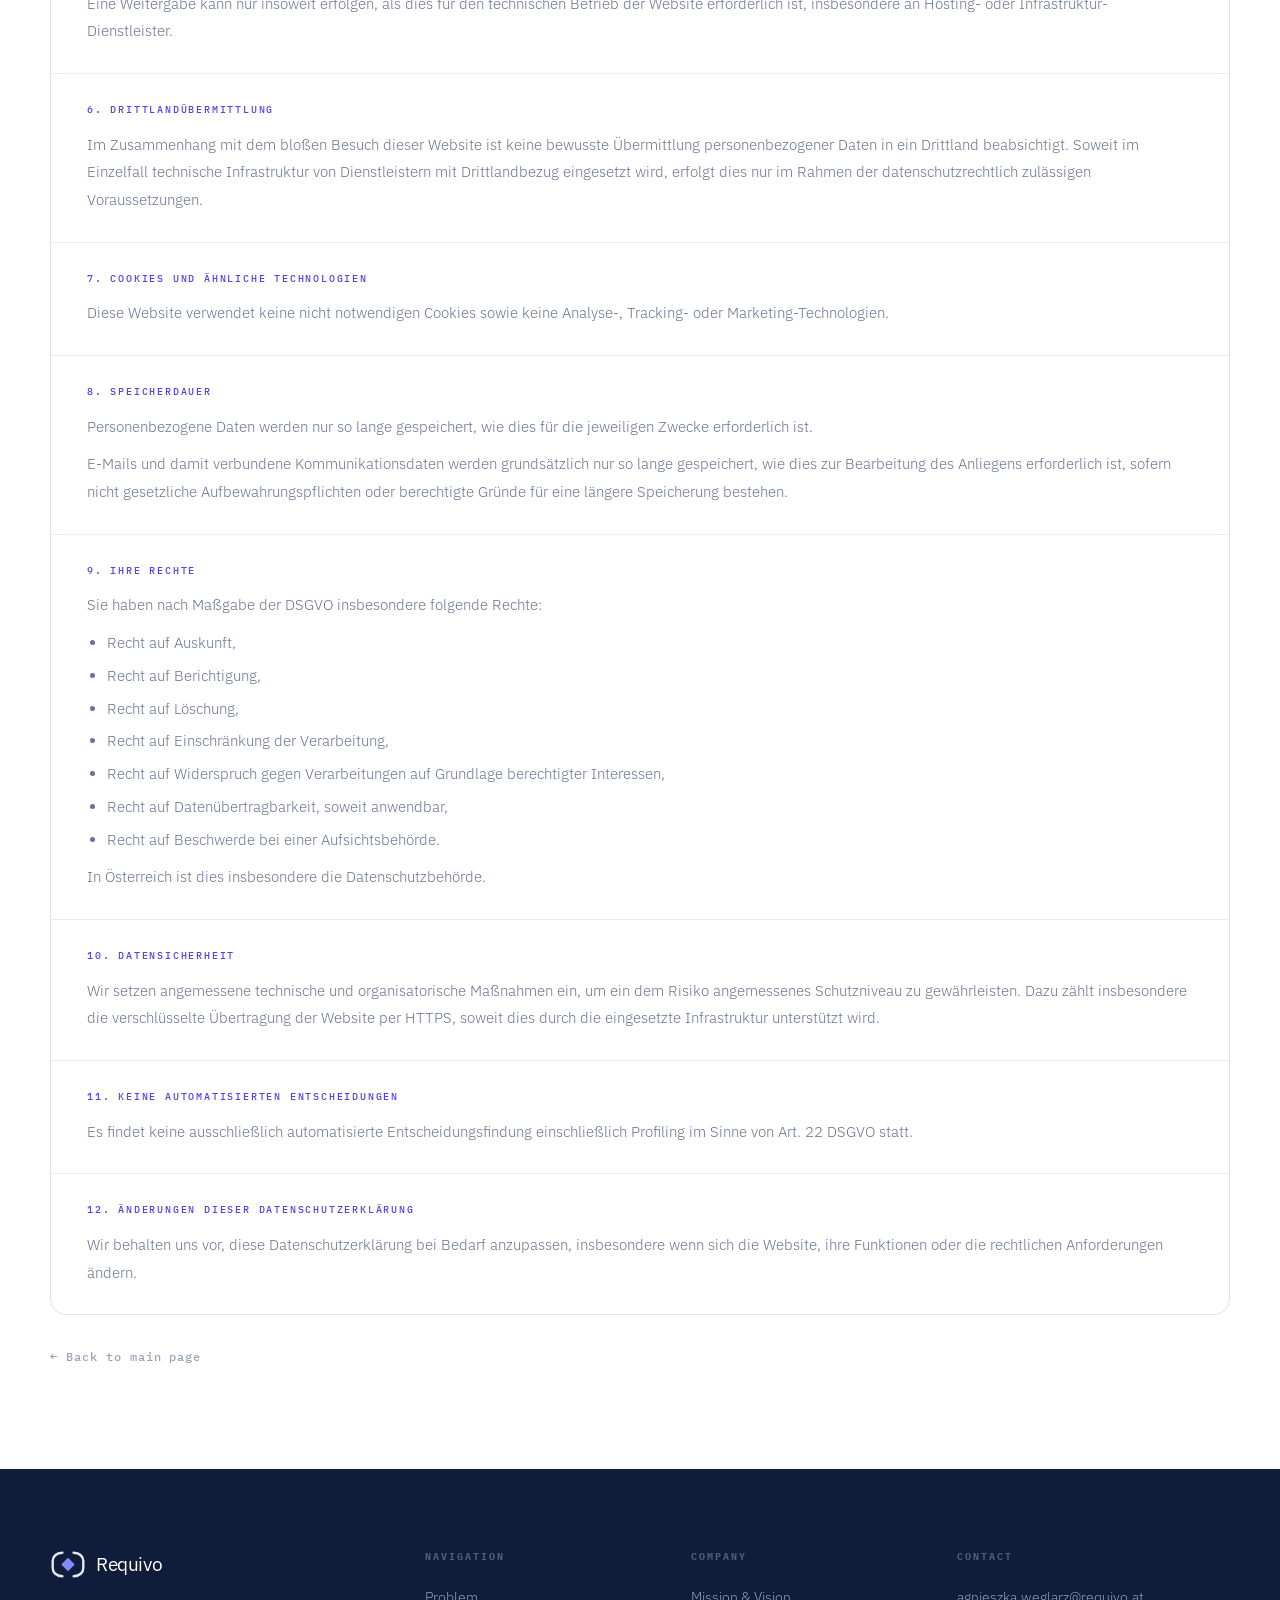
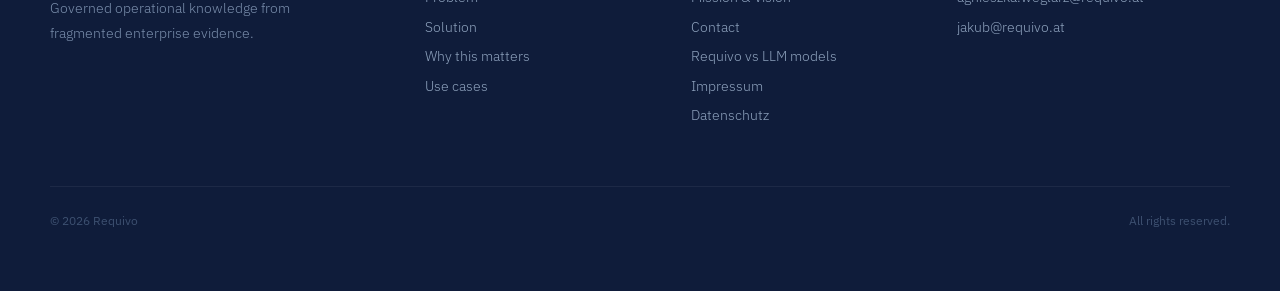
<file: privacy.html>
<!DOCTYPE html>
<html lang="de">
<head>
<meta charset="UTF-8" />
<meta name="viewport" content="width=device-width, initial-scale=1.0" />
<title>Datenschutzerklärung — Requivo</title>
<link rel="icon" href="favicon.svg" />
<link rel="preconnect" href="https://fonts.googleapis.com" />
<link rel="preconnect" href="https://fonts.gstatic.com" crossorigin />
<link href="https://fonts.googleapis.com/css2?family=Instrument+Serif:ital@0;1&family=IBM+Plex+Sans:ital,wght@0,300;0,400;0,500;0,600;1,300;1,400&family=IBM+Plex+Mono:wght@400;500&display=swap" rel="stylesheet" />

<style>
:root {
  --bg:          #ffffff;
  --bg-off:      #f8f9fc;
  --bg-deep:     #0f1c3a;
  --line:        #dde3ed;
  --line-soft:   #eaecf2;
  --text:        #0d1424;
  --text-mid:    #374259;
  --text-soft:   #677390;
  --text-dim:    #98a3b8;
  --indigo:      #3730a3;
  --indigo-mid:  #4f46e5;
  --indigo-soft: #eef2ff;
  --indigo-pale: #f5f6ff;
  --font-serif:  'Instrument Serif', Georgia, serif;
  --font-sans:   'IBM Plex Sans', system-ui, sans-serif;
  --font-mono:   'IBM Plex Mono', monospace;
  --max:         1180px;
  --ease:        cubic-bezier(.16,1,.3,1);
}

*, *::before, *::after { box-sizing: border-box; margin: 0; padding: 0; }
html { scroll-behavior: smooth; }

body {
  font-family: var(--font-sans);
  background: var(--bg);
  color: var(--text);
  line-height: 1.65;
  -webkit-font-smoothing: antialiased;
  text-rendering: optimizeLegibility;
}

a { text-decoration: none; color: inherit; }
.wrap { width: min(var(--max), calc(100% - 48px)); margin: 0 auto; }

/* NAV */
nav {
  position: sticky;
  top: 0;
  z-index: 100;
  background: rgba(255,255,255,.92);
  backdrop-filter: blur(14px);
  border-bottom: 1px solid var(--line-soft);
  transition: box-shadow .25s;
}

nav.raised { box-shadow: 0 1px 18px rgba(55,48,163,.07); }

.nav-inner {
  display: flex;
  align-items: center;
  justify-content: space-between;
  height: 64px;
  gap: 32px;
}

.logo {
  display: flex;
  align-items: center;
  gap: 10px;
  font-family: var(--font-sans);
  font-size: 19px;
  font-weight: 400;
  color: var(--text);
  letter-spacing: -.02em;
}

.nav-links {
  display: flex;
  align-items: center;
  gap: 28px;
}

.nav-links a {
  font-size: 14px;
  font-weight: 400;
  color: var(--text-soft);
  letter-spacing: .01em;
  transition: color .18s;
}

.nav-links a:hover { color: var(--text); }

.nav-cta {
  background: var(--indigo) !important;
  color: #fff !important;
  padding: 9px 20px;
  border-radius: 6px;
  font-size: 13px !important;
  font-weight: 500 !important;
  transition: background .18s, transform .18s !important;
}

.nav-cta:hover {
  background: #312e81 !important;
  transform: translateY(-1px) !important;
}

/* PAGE */
.page { padding: 80px 0 100px; }

.page-label {
  font-family: var(--font-mono);
  font-size: 11px;
  font-weight: 500;
  letter-spacing: .16em;
  text-transform: uppercase;
  color: var(--indigo-mid);
  margin-bottom: 16px;
}

.page h1 {
  font-family: var(--font-serif);
  font-size: clamp(38px, 5vw, 64px);
  font-weight: 400;
  line-height: 1.04;
  letter-spacing: -.025em;
  color: var(--text);
  margin-bottom: 18px;
}

.page-intro {
  font-size: 18px;
  line-height: 1.8;
  font-weight: 300;
  color: var(--text-soft);
  max-width: 720px;
  margin-bottom: 48px;
}

/* LEGAL CARD */
.legal-card {
  background: var(--bg);
  border: 1px solid var(--line);
  border-radius: 16px;
  overflow: hidden;
}

.legal-section {
  padding: 28px 36px;
  border-bottom: 1px solid var(--line-soft);
}

.legal-section:last-child { border-bottom: none; }

.legal-section h2 {
  font-family: var(--font-mono);
  font-size: 10px;
  font-weight: 500;
  letter-spacing: .18em;
  text-transform: uppercase;
  color: var(--indigo-mid);
  margin-bottom: 12px;
}

.legal-section p {
  font-size: 15px;
  line-height: 1.85;
  font-weight: 300;
  color: var(--text-soft);
  margin-bottom: 10px;
}

.legal-section p:last-child { margin-bottom: 0; }

.legal-section ul {
  margin: 8px 0 10px 20px;
  padding: 0;
}

.legal-section ul:last-child { margin-bottom: 0; }

.legal-section li {
  font-size: 15px;
  line-height: 1.85;
  font-weight: 300;
  color: var(--text-soft);
  margin-bottom: 5px;
}

.legal-section li:last-child { margin-bottom: 0; }

.legal-section strong {
  font-weight: 500;
  color: var(--text);
}

.legal-section a {
  color: var(--indigo-mid);
  border-bottom: 1px solid rgba(79,70,229,.2);
  transition: color .18s, border-color .18s;
}

.legal-section a:hover {
  color: var(--indigo);
  border-color: rgba(55,48,163,.4);
}

/* BACK LINK */
.back-link {
  display: inline-flex;
  align-items: center;
  gap: 8px;
  margin-top: 32px;
  font-family: var(--font-mono);
  font-size: 12px;
  font-weight: 500;
  letter-spacing: .08em;
  color: var(--text-dim);
  transition: color .18s;
}

.back-link:hover { color: var(--indigo-mid); }
.back-link::before { content: '←'; }

/* FOOTER */
footer {
  background: var(--bg-deep);
  padding: 80px 0 60px;
}

.footer-grid {
  display: grid;
  grid-template-columns: 1.2fr .8fr .8fr 1fr;
  gap: 48px;
  margin-bottom: 56px;
  align-items: start;
}

.footer-brand {
  display: flex;
  flex-direction: column;
  gap: 16px;
}

.footer-logo {
  display: flex;
  align-items: center;
  gap: 10px;
  font-family: var(--font-sans);
  font-size: 19px;
  font-weight: 400;
  color: #fff;
  letter-spacing: -.02em;
}

.footer-brand p {
  font-size: 14px;
  line-height: 1.8;
  font-weight: 300;
  color: #7b8fad;
  max-width: 280px;
}

.footer-col h4 {
  font-family: var(--font-mono);
  font-size: 10px;
  letter-spacing: .2em;
  text-transform: uppercase;
  color: #4a5e7a;
  margin-bottom: 18px;
}

.footer-col a,
.footer-col p {
  display: block;
  font-size: 14px;
  line-height: 2.1;
  font-weight: 300;
  color: #8fa3be;
  transition: color .18s;
}

.footer-col a:hover { color: #fff; }

.footer-bottom {
  padding-top: 24px;
  border-top: 1px solid rgba(255,255,255,.06);
  font-size: 12px;
  color: #3d5070;
  display: flex;
  justify-content: space-between;
  align-items: center;
}

/* RESPONSIVE */
@media (max-width: 1040px) {
  .footer-grid { grid-template-columns: 1fr 1fr; }
}

@media (max-width: 768px) {
  .wrap { width: calc(100% - 32px); }
  .nav-links { display: none; }
  .page { padding: 56px 0 80px; }
  .legal-section { padding: 24px 20px; }
  .footer-grid { grid-template-columns: 1fr; }
  .footer-bottom { flex-direction: column; gap: 8px; }
}
</style>
</head>
<body>

<nav id="nav">
  <div class="wrap nav-inner">
    <a href="index.html" class="logo" aria-label="Requivo home">
      <svg viewBox="0 0 44 36" width="36" height="29" fill="none" xmlns="http://www.w3.org/2000/svg" aria-hidden="true">
        <path d="M15 3.5 C7.5 3.5,3 8,3 14 L3 22 C3 28,7.5 32.5,15 32.5" stroke="#2c2a7a" stroke-width="3" stroke-linecap="round" fill="none"/>
        <path d="M29 3.5 C36.5 3.5,41 8,41 14 L41 22 C41 28,36.5 32.5,29 32.5" stroke="#2c2a7a" stroke-width="3" stroke-linecap="round" fill="none"/>
        <rect x="16" y="12" width="12" height="12" rx="1" fill="#4f46e5" transform="rotate(45 22 18)"/>
      </svg>
      Requivo
    </a>

    <div class="nav-links">
      <a href="index.html#problem">Problem</a>
      <a href="index.html#solution">Solution</a>
      <a href="index.html#why">Why this matters</a>
      <a href="index.html#use-cases">Use cases</a>
      <a href="index.html#contact" class="nav-cta">Contact</a>
    </div>
  </div>
</nav>

<main class="page">
  <div class="wrap">
    <div class="page-label">Datenschutz</div>
    <h1>Datenschutzerklärung</h1>
    <p class="page-intro">Informationen zur Verarbeitung personenbezogener Daten im Zusammenhang mit dieser Website.</p>

    <div class="legal-card">
      <section class="legal-section">
        <h2>1. Verantwortliche Stelle</h2>
        <p>
          <strong>Agnieszka Pisz-Weglarz</strong><br>
          Requivo – Projekt in Vorbereitung
        </p>
        <p>
          E-Mail:<br>
          <a href="mailto:agnieszka.weglarz@requivo.at">agnieszka.weglarz@requivo.at</a>
        </p>
        <p>Anfragen zum Datenschutz können an diese E-Mail-Adresse gerichtet werden.</p>
      </section>

      <section class="legal-section">
        <h2>2. Zwecke und Rechtsgrundlagen der Verarbeitung</h2>
        <p>Wir verarbeiten personenbezogene Daten nur insoweit, als dies zur Bereitstellung dieser Website, zur Gewährleistung der technischen Sicherheit und zur Bearbeitung von Kontaktanfragen erforderlich ist.</p>
        <p>Rechtsgrundlagen sind insbesondere:</p>
        <ul>
          <li>Art. 6 Abs. 1 lit. f DSGVO (berechtigtes Interesse an einem funktionsfähigen, sicheren und informativen Webauftritt),</li>
          <li>bei Kontaktaufnahme zusätzlich gegebenenfalls Art. 6 Abs. 1 lit. b DSGVO (vorvertragliche Kommunikation) oder ebenfalls Art. 6 Abs. 1 lit. f DSGVO.</li>
        </ul>
        <p>Diese Website dient der allgemeinen Information über Requivo. Es werden keine Benutzerkonten angeboten, keine Formulare verarbeitet und keine Tracking- oder Marketing-Tools eingesetzt.</p>
      </section>

      <section class="legal-section">
        <h2>3. Bereitstellung der Website</h2>
        <p>Die Website wird als statische Website bereitgestellt. Beim Aufruf der Website können aus technischen Gründen bestimmte Verbindungsdaten verarbeitet werden, insbesondere:</p>
        <ul>
          <li>IP-Adresse,</li>
          <li>Datum und Uhrzeit des Zugriffs,</li>
          <li>aufgerufene Datei bzw. Seite,</li>
          <li>übertragene Datenmenge,</li>
          <li>Browser- und Geräteinformationen,</li>
          <li>Referrer-Informationen, soweit vom Browser übermittelt.</li>
        </ul>
        <p>Diese Datenverarbeitung erfolgt ausschließlich, soweit dies für den technischen Betrieb, die Stabilität und die Sicherheit der Website erforderlich ist.</p>
      </section>

      <section class="legal-section">
        <h2>4. Kontaktaufnahme per E-Mail</h2>
        <p>Wenn Sie uns per E-Mail kontaktieren, verarbeiten wir die von Ihnen freiwillig übermittelten personenbezogenen Daten ausschließlich zur Bearbeitung Ihres Anliegens.</p>
        <p>Bitte beachten Sie, dass die Übermittlung per E-Mail grundsätzlich nicht vollständig risikofrei ist. Sie entscheiden selbst, welche Informationen Sie uns auf diesem Weg mitteilen.</p>
      </section>

      <section class="legal-section">
        <h2>5. Empfänger</h2>
        <p>Eine Weitergabe personenbezogener Daten an Dritte erfolgt nicht zu Werbezwecken.</p>
        <p>Eine Weitergabe kann nur insoweit erfolgen, als dies für den technischen Betrieb der Website erforderlich ist, insbesondere an Hosting- oder Infrastruktur-Dienstleister.</p>
      </section>

      <section class="legal-section">
        <h2>6. Drittlandübermittlung</h2>
        <p>Im Zusammenhang mit dem bloßen Besuch dieser Website ist keine bewusste Übermittlung personenbezogener Daten in ein Drittland beabsichtigt. Soweit im Einzelfall technische Infrastruktur von Dienstleistern mit Drittlandbezug eingesetzt wird, erfolgt dies nur im Rahmen der datenschutzrechtlich zulässigen Voraussetzungen.</p>
      </section>

      <section class="legal-section">
        <h2>7. Cookies und ähnliche Technologien</h2>
        <p>Diese Website verwendet keine nicht notwendigen Cookies sowie keine Analyse-, Tracking- oder Marketing-Technologien.</p>
      </section>

      <section class="legal-section">
        <h2>8. Speicherdauer</h2>
        <p>Personenbezogene Daten werden nur so lange gespeichert, wie dies für die jeweiligen Zwecke erforderlich ist.</p>
        <p>E-Mails und damit verbundene Kommunikationsdaten werden grundsätzlich nur so lange gespeichert, wie dies zur Bearbeitung des Anliegens erforderlich ist, sofern nicht gesetzliche Aufbewahrungspflichten oder berechtigte Gründe für eine längere Speicherung bestehen.</p>
      </section>

      <section class="legal-section">
        <h2>9. Ihre Rechte</h2>
        <p>Sie haben nach Maßgabe der DSGVO insbesondere folgende Rechte:</p>
        <ul>
          <li>Recht auf Auskunft,</li>
          <li>Recht auf Berichtigung,</li>
          <li>Recht auf Löschung,</li>
          <li>Recht auf Einschränkung der Verarbeitung,</li>
          <li>Recht auf Widerspruch gegen Verarbeitungen auf Grundlage berechtigter Interessen,</li>
          <li>Recht auf Datenübertragbarkeit, soweit anwendbar,</li>
          <li>Recht auf Beschwerde bei einer Aufsichtsbehörde.</li>
        </ul>
        <p>In Österreich ist dies insbesondere die Datenschutzbehörde.</p>
      </section>

      <section class="legal-section">
        <h2>10. Datensicherheit</h2>
        <p>Wir setzen angemessene technische und organisatorische Maßnahmen ein, um ein dem Risiko angemessenes Schutzniveau zu gewährleisten. Dazu zählt insbesondere die verschlüsselte Übertragung der Website per HTTPS, soweit dies durch die eingesetzte Infrastruktur unterstützt wird.</p>
      </section>

      <section class="legal-section">
        <h2>11. Keine automatisierten Entscheidungen</h2>
        <p>Es findet keine ausschließlich automatisierte Entscheidungsfindung einschließlich Profiling im Sinne von Art. 22 DSGVO statt.</p>
      </section>

      <section class="legal-section">
        <h2>12. Änderungen dieser Datenschutzerklärung</h2>
        <p>Wir behalten uns vor, diese Datenschutzerklärung bei Bedarf anzupassen, insbesondere wenn sich die Website, ihre Funktionen oder die rechtlichen Anforderungen ändern.</p>
      </section>
    </div>

    <a class="back-link" href="index.html">Back to main page</a>
  </div>
</main>

<footer>
  <div class="wrap">
    <div class="footer-grid">
      <div class="footer-brand">
        <a href="index.html" class="footer-logo" aria-label="Requivo home">
          <svg viewBox="0 0 44 36" width="36" height="29" fill="none" xmlns="http://www.w3.org/2000/svg" aria-hidden="true">
            <path d="M15 3.5 C7.5 3.5,3 8,3 14 L3 22 C3 28,7.5 32.5,15 32.5" stroke="#e2e8f0" stroke-width="3" stroke-linecap="round" fill="none"/>
            <path d="M29 3.5 C36.5 3.5,41 8,41 14 L41 22 C41 28,36.5 32.5,29 32.5" stroke="#e2e8f0" stroke-width="3" stroke-linecap="round" fill="none"/>
            <rect x="16" y="12" width="12" height="12" rx="1" fill="#818cf8" transform="rotate(45 22 18)"/>
          </svg>
          Requivo
        </a>
        <p>Governed operational knowledge from fragmented enterprise evidence.</p>
      </div>

      <div class="footer-col">
        <h4>Navigation</h4>
        <a href="index.html#problem">Problem</a>
        <a href="index.html#solution">Solution</a>
        <a href="index.html#why">Why this matters</a>
        <a href="index.html#use-cases">Use cases</a>
      </div>

      <div class="footer-col">
        <h4>Company</h4>
        <a href="index.html#mission-vision">Mission &amp; Vision</a>
        <a href="index.html#contact">Contact</a>
        <a href="requivo-vs-llm.html">Requivo vs LLM models</a>
        <a href="impressum.html">Impressum</a>
        <a href="privacy.html">Datenschutz</a>
      </div>

      <div class="footer-col">
        <h4>Contact</h4>
        <a href="mailto:agnieszka.weglarz@requivo.at">agnieszka.weglarz@requivo.at</a>
        <a href="mailto:jakub@requivo.at">jakub@requivo.at</a>
      </div>
    </div>

    <div class="footer-bottom">
      <span>© 2026 Requivo</span>
      <span>All rights reserved.</span>
    </div>
  </div>
</footer>

<script>
document.addEventListener('DOMContentLoaded', function () {
  const nav = document.getElementById('nav');

  function updateNav() {
    if (window.scrollY > 8) {
      nav.classList.add('raised');
    } else {
      nav.classList.remove('raised');
    }
  }

  updateNav();
  window.addEventListener('scroll', updateNav);
});
</script>

</body>
</html>
</file>
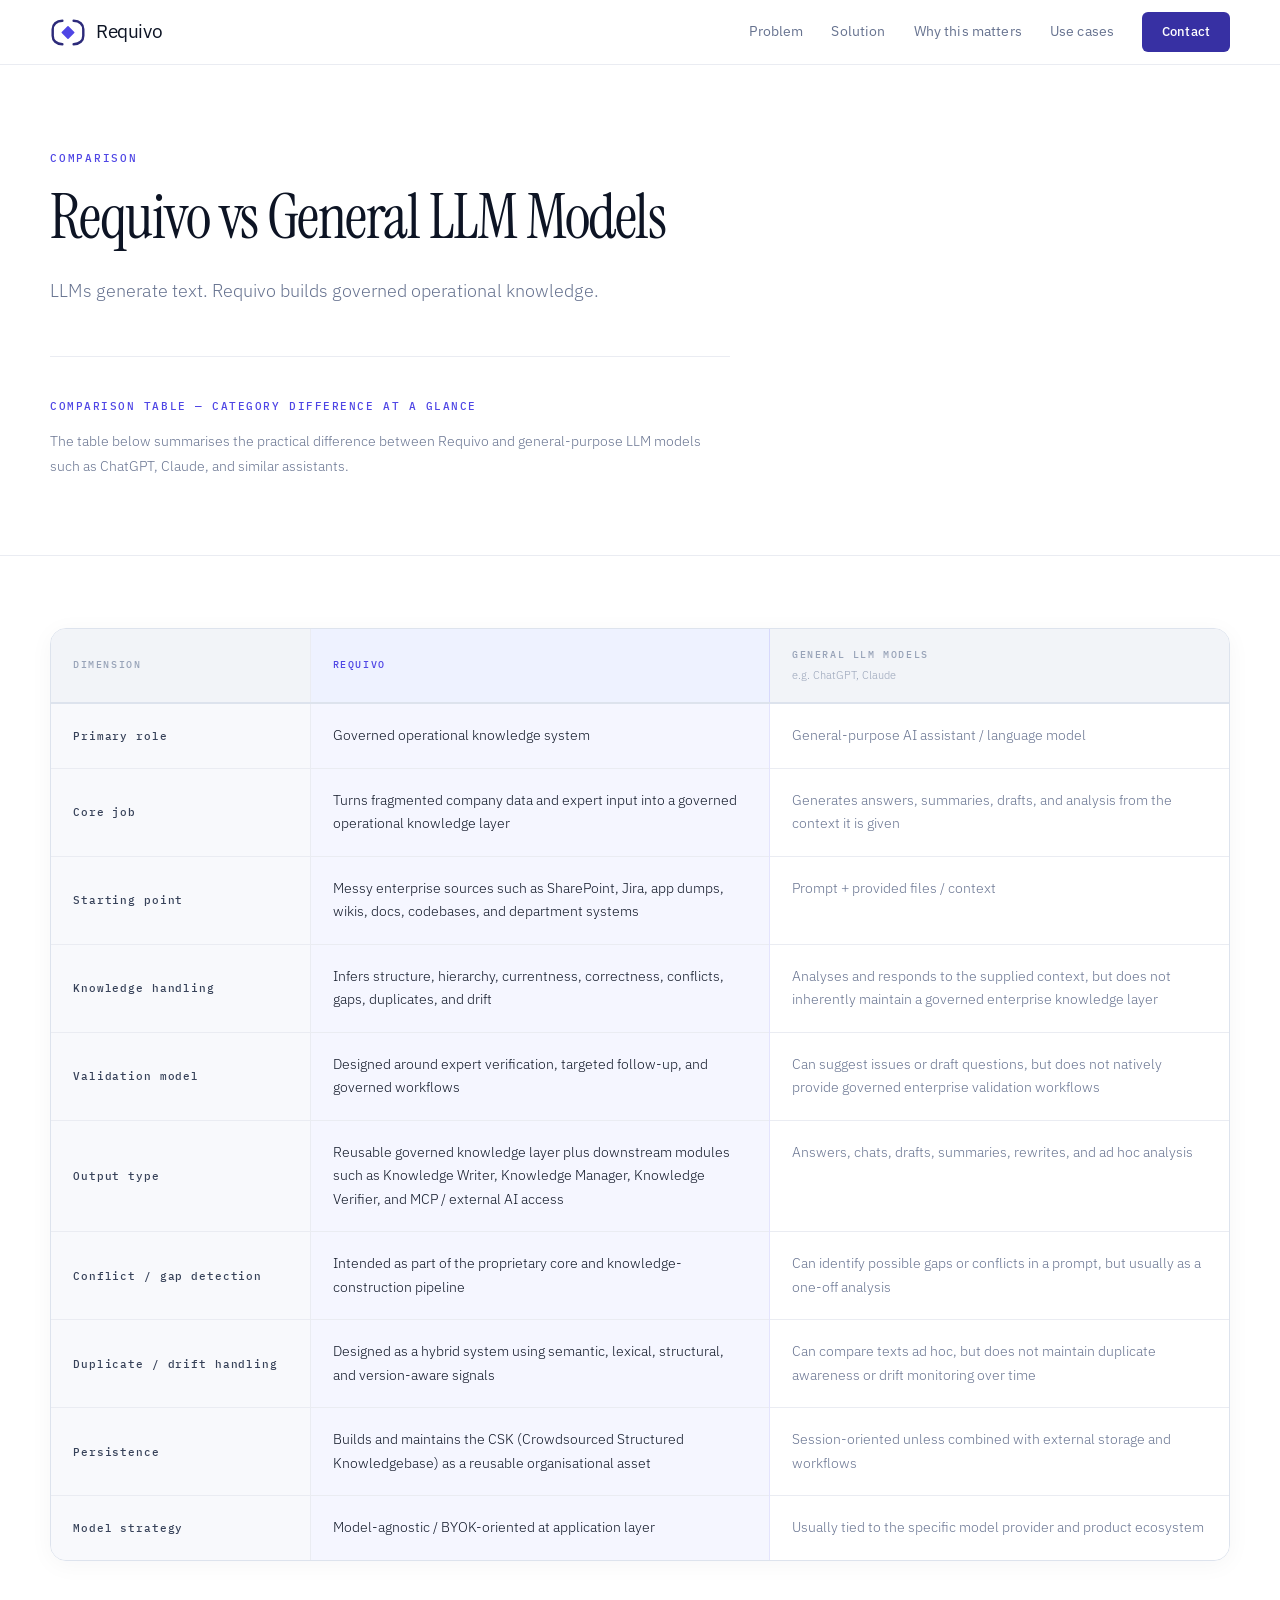
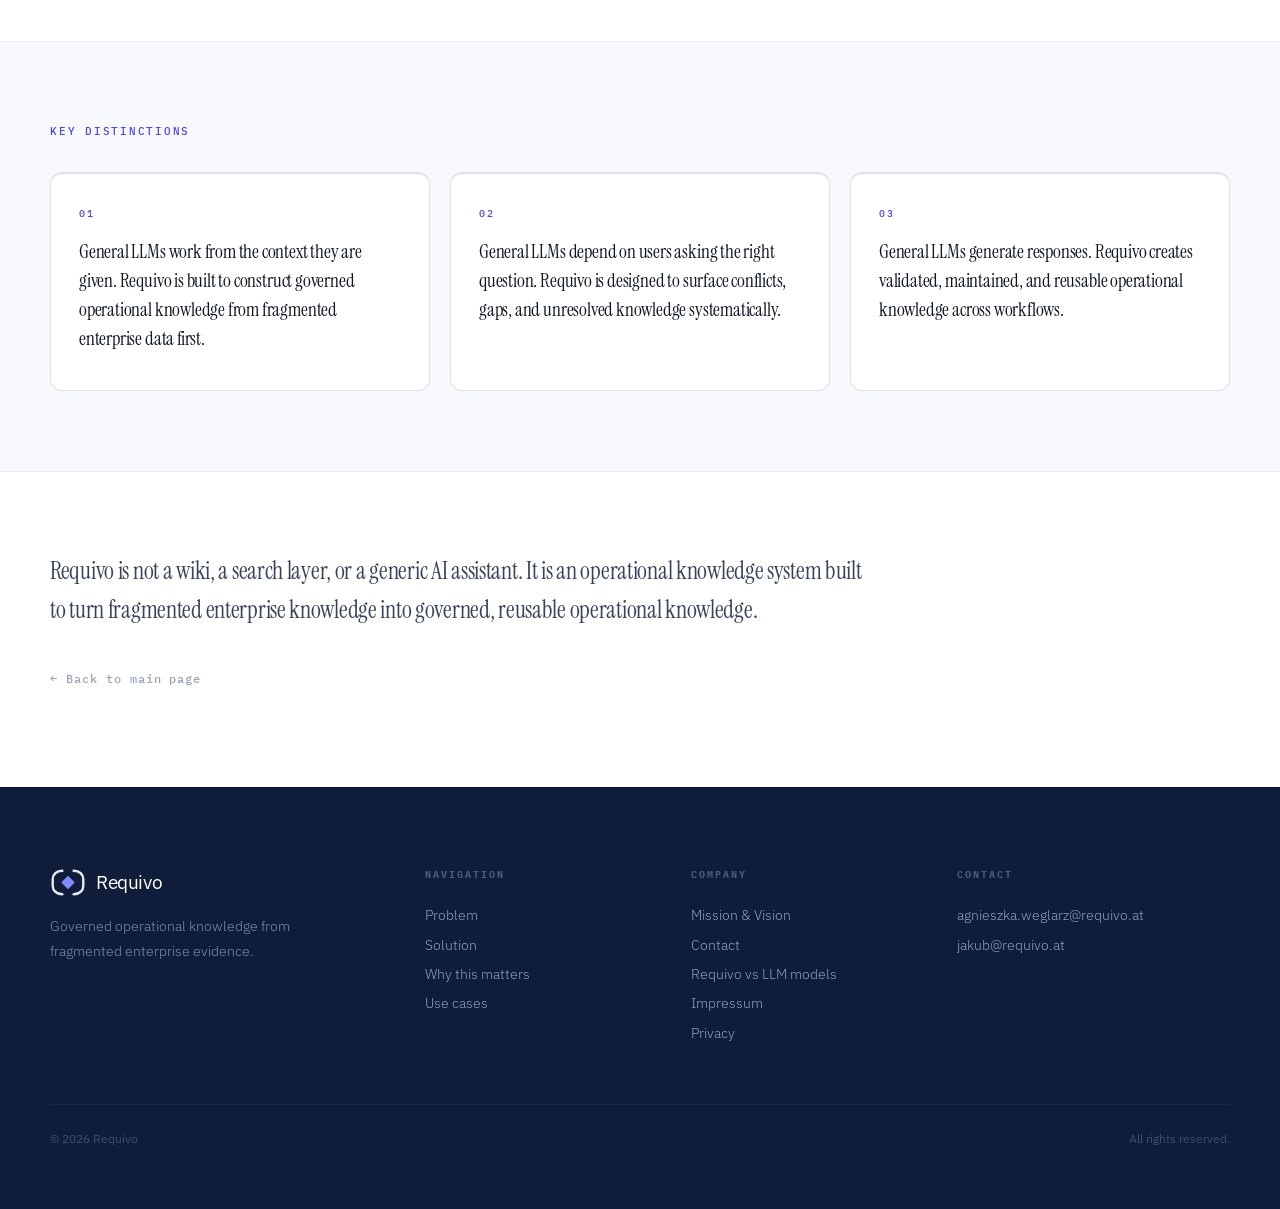
<file: requivo-vs-llm.html>
<!DOCTYPE html>
<html lang="en">
<head>
<meta charset="UTF-8" />
<meta name="viewport" content="width=device-width, initial-scale=1.0" />
<title>Requivo vs General LLM Models — Requivo</title>
<meta name="description" content="Requivo is not another generic AI assistant. See how it differs from ChatGPT, Claude, and similar general-purpose LLM tools." />
<link rel="icon" href="favicon.svg" />
<link rel="preconnect" href="https://fonts.googleapis.com" />
<link rel="preconnect" href="https://fonts.gstatic.com" crossorigin />
<link href="https://fonts.googleapis.com/css2?family=Instrument+Serif:ital@0;1&family=IBM+Plex+Sans:ital,wght@0,300;0,400;0,500;0,600;1,300;1,400&family=IBM+Plex+Mono:wght@400;500&display=swap" rel="stylesheet" />

<script>document.documentElement.classList.add('js');</script>

<style>
:root {
  --bg:          #ffffff;
  --bg-off:      #f8f9fc;
  --bg-panel:    #f2f4f8;
  --bg-deep:     #0f1c3a;
  --line:        #dde3ed;
  --line-soft:   #eaecf2;
  --text:        #0d1424;
  --text-mid:    #374259;
  --text-soft:   #677390;
  --text-dim:    #98a3b8;
  --indigo:      #3730a3;
  --indigo-mid:  #4f46e5;
  --indigo-soft: #eef2ff;
  --indigo-pale: #f5f6ff;
  --sky:         #0ea5e9;
  --font-serif:  'Instrument Serif', Georgia, serif;
  --font-sans:   'IBM Plex Sans', system-ui, sans-serif;
  --font-mono:   'IBM Plex Mono', monospace;
  --max:         1180px;
  --ease:        cubic-bezier(.16,1,.3,1);
}

*, *::before, *::after { box-sizing: border-box; margin: 0; padding: 0; }
html { scroll-behavior: smooth; }

body {
  font-family: var(--font-sans);
  background: var(--bg);
  color: var(--text);
  line-height: 1.65;
  -webkit-font-smoothing: antialiased;
  text-rendering: optimizeLegibility;
  overflow-x: hidden;
}

a { text-decoration: none; color: inherit; }
.wrap { width: min(var(--max), calc(100% - 48px)); margin: 0 auto; }

/* NAV */
nav {
  position: sticky;
  top: 0;
  z-index: 100;
  background: rgba(255,255,255,.92);
  backdrop-filter: blur(14px);
  border-bottom: 1px solid var(--line-soft);
  transition: box-shadow .25s;
}
nav.raised { box-shadow: 0 1px 18px rgba(55,48,163,.07); }

.nav-inner {
  display: flex;
  align-items: center;
  justify-content: space-between;
  height: 64px;
  gap: 32px;
}

.logo {
  display: flex;
  align-items: center;
  gap: 10px;
  font-family: var(--font-sans);
  font-size: 19px;
  font-weight: 400;
  color: var(--text);
  letter-spacing: -.02em;
}

.nav-links {
  display: flex;
  align-items: center;
  gap: 28px;
}

.nav-links a {
  font-size: 14px;
  font-weight: 400;
  color: var(--text-soft);
  letter-spacing: .01em;
  transition: color .18s;
}

.nav-links a:hover { color: var(--text); }

.nav-cta {
  background: var(--indigo) !important;
  color: #fff !important;
  padding: 9px 20px;
  border-radius: 6px;
  font-size: 13px !important;
  font-weight: 500 !important;
  transition: background .18s, transform .18s !important;
}

.nav-cta:hover {
  background: #312e81 !important;
  transform: translateY(-1px) !important;
}

/* PAGE HEADER */
.page-header {
  padding: 84px 0 76px;
  border-bottom: 1px solid var(--line-soft);
}

.page-label {
  font-family: var(--font-mono);
  font-size: 11px;
  font-weight: 500;
  letter-spacing: .16em;
  text-transform: uppercase;
  color: var(--indigo-mid);
  margin-bottom: 18px;
}

.page-header h1 {
  font-family: var(--font-serif);
  font-size: clamp(36px, 5vw, 62px);
  font-weight: 400;
  line-height: 1.06;
  letter-spacing: -.025em;
  color: var(--text);
  margin-bottom: 24px;
  max-width: 860px;
}

.page-intro {
  font-size: 18px;
  line-height: 1.82;
  font-weight: 300;
  color: var(--text-soft);
  max-width: 720px;
  margin-bottom: 48px;
}

.cmp-preamble {
  padding-top: 40px;
  border-top: 1px solid var(--line-soft);
  max-width: 680px;
}

.cmp-preamble-label {
  font-family: var(--font-mono);
  font-size: 11px;
  font-weight: 500;
  letter-spacing: .14em;
  text-transform: uppercase;
  color: var(--indigo-mid);
  margin-bottom: 14px;
}

.cmp-preamble-desc {
  font-size: 14px;
  line-height: 1.78;
  color: var(--text-soft);
  font-weight: 300;
}

/* COMPARISON TABLE SECTION */
.cmp-section {
  padding: 72px 0 80px;
}

.cmp-table-wrap {
  border: 1px solid var(--line);
  border-radius: 16px;
  overflow-x: auto;
  -webkit-overflow-scrolling: touch;
  box-shadow: 0 4px 24px rgba(15,28,58,.04);
}

.cmp-table {
  width: 100%;
  min-width: 720px;
  border-collapse: collapse;
  table-layout: fixed;
  font-size: 14px;
}

/* Column widths */
.cmp-table colgroup col:first-child  { width: 22%; }
.cmp-table colgroup col:nth-child(2) { width: 39%; }
.cmp-table colgroup col:nth-child(3) { width: 39%; }

/* Header row */
.cmp-table thead tr {
  border-bottom: 2px solid var(--line);
}

.cmp-table thead th {
  padding: 18px 22px;
  text-align: left;
  font-family: var(--font-mono);
  font-size: 10px;
  font-weight: 500;
  letter-spacing: .16em;
  text-transform: uppercase;
  vertical-align: middle;
}

.cmp-table thead th:first-child {
  background: var(--bg-panel);
  color: var(--text-dim);
  border-right: 1px solid var(--line-soft);
}

.cmp-table thead th.col-requivo {
  background: var(--indigo-soft);
  color: var(--indigo-mid);
  border-right: 1px solid rgba(79,70,229,.14);
}

.cmp-table thead th.col-llm {
  background: var(--bg-panel);
  color: var(--text-dim);
}

.cmp-table thead th .th-sub {
  display: block;
  font-family: var(--font-sans);
  font-size: 11px;
  font-weight: 300;
  letter-spacing: 0;
  text-transform: none;
  color: var(--text-dim);
  margin-top: 3px;
}

/* Body rows */
.cmp-table tbody tr {
  border-bottom: 1px solid var(--line-soft);
  transition: filter .14s;
}

.cmp-table tbody tr:last-child { border-bottom: none; }

.cmp-table tbody tr:hover { filter: brightness(.975); }

.cmp-table tbody td {
  padding: 20px 22px;
  vertical-align: top;
  line-height: 1.68;
}

/* Dimension column */
.cmp-table tbody td.col-dim {
  font-family: var(--font-mono);
  font-size: 11px;
  font-weight: 500;
  letter-spacing: .08em;
  color: var(--text-mid);
  background: var(--bg-off);
  border-right: 1px solid var(--line-soft);
  vertical-align: middle;
}

/* Requivo column */
.cmp-table tbody td.col-requivo {
  background: var(--indigo-pale);
  color: var(--text);
  font-weight: 300;
  border-right: 1px solid rgba(79,70,229,.10);
}

/* LLM column */
.cmp-table tbody td.col-llm {
  background: var(--bg);
  color: var(--text-soft);
  font-weight: 300;
}

/* INSIGHTS SECTION */
.insights-section {
  background: var(--bg-off);
  padding: 80px 0;
  border-top: 1px solid var(--line-soft);
  border-bottom: 1px solid var(--line-soft);
}

.insights-label {
  font-family: var(--font-mono);
  font-size: 11px;
  font-weight: 500;
  letter-spacing: .16em;
  text-transform: uppercase;
  color: var(--indigo-mid);
  margin-bottom: 32px;
}

.insights-grid {
  display: grid;
  grid-template-columns: repeat(3, 1fr);
  gap: 20px;
}

.insight-card {
  background: var(--bg);
  border: 1px solid var(--line);
  border-top: 2px solid var(--line);
  border-radius: 12px;
  padding: 32px 28px 36px;
  display: flex;
  flex-direction: column;
  gap: 14px;
  position: relative;
  transition: box-shadow .2s var(--ease), transform .2s var(--ease);
}

.insight-card::before {
  content: '';
  position: absolute;
  top: -2px;
  left: 0;
  width: 0;
  height: 2px;
  background: var(--indigo-mid);
  transition: width .4s var(--ease);
}

.insight-card:hover::before { width: 100%; }

.insight-card:hover {
  box-shadow: 0 6px 28px rgba(55,48,163,.08);
  transform: translateY(-2px);
}

.insight-num {
  font-family: var(--font-mono);
  font-size: 10px;
  font-weight: 500;
  letter-spacing: .18em;
  text-transform: uppercase;
  color: var(--indigo-mid);
}

.insight-card p {
  font-family: var(--font-serif);
  font-size: 19px;
  line-height: 1.54;
  letter-spacing: -.01em;
  color: var(--text);
}

/* CLOSING SECTION */
.closing-section {
  padding: 80px 0 96px;
}

.closing-inner {
  max-width: 820px;
}

.closing-text {
  font-family: var(--font-serif);
  font-size: clamp(19px, 2.2vw, 24px);
  line-height: 1.62;
  letter-spacing: -.012em;
  color: var(--text-mid);
}

/* BACK LINK */
.back-link {
  display: inline-flex;
  align-items: center;
  gap: 8px;
  margin-top: 40px;
  font-family: var(--font-mono);
  font-size: 12px;
  font-weight: 500;
  letter-spacing: .08em;
  color: var(--text-dim);
  transition: color .18s;
}

.back-link:hover { color: var(--indigo-mid); }
.back-link::before { content: '←'; }

/* REVEAL */
.reveal {
  opacity: 1;
  transform: none;
  transition: opacity .65s var(--ease), transform .65s var(--ease);
}

.js .reveal {
  opacity: 0;
  transform: translateY(20px);
}

.js .reveal.in {
  opacity: 1;
  transform: none;
}

.d1 { transition-delay: .10s; }
.d2 { transition-delay: .20s; }

/* FOOTER */
footer {
  background: var(--bg-deep);
  padding: 80px 0 60px;
}

.footer-grid {
  display: grid;
  grid-template-columns: 1.2fr .8fr .8fr 1fr;
  gap: 48px;
  margin-bottom: 56px;
  align-items: start;
}

.footer-brand {
  display: flex;
  flex-direction: column;
  gap: 16px;
}

.footer-logo {
  display: flex;
  align-items: center;
  gap: 10px;
  font-family: var(--font-sans);
  font-size: 19px;
  font-weight: 400;
  color: #fff;
  letter-spacing: -.02em;
}

.footer-brand p {
  font-size: 14px;
  line-height: 1.8;
  font-weight: 300;
  color: #7b8fad;
  max-width: 280px;
}

.footer-col h4 {
  font-family: var(--font-mono);
  font-size: 10px;
  letter-spacing: .2em;
  text-transform: uppercase;
  color: #4a5e7a;
  margin-bottom: 18px;
}

.footer-col a,
.footer-col p {
  display: block;
  font-size: 14px;
  line-height: 2.1;
  font-weight: 300;
  color: #8fa3be;
  transition: color .18s;
}

.footer-col a:hover { color: #fff; }

.footer-bottom {
  padding-top: 24px;
  border-top: 1px solid rgba(255,255,255,.06);
  font-size: 12px;
  color: #3d5070;
  display: flex;
  justify-content: space-between;
  align-items: center;
}

/* RESPONSIVE */
@media (max-width: 1040px) {
  .footer-grid { grid-template-columns: 1fr 1fr; }
  .insights-grid { grid-template-columns: 1fr; gap: 14px; }
}

@media (max-width: 768px) {
  .wrap { width: calc(100% - 32px); }
  .nav-links { display: none; }
  .page-header { padding: 56px 0 52px; }
  .cmp-section { padding: 52px 0 60px; }
  .insights-section { padding: 56px 0; }
  .closing-section { padding: 56px 0 72px; }
  .footer-grid { grid-template-columns: 1fr; }
  .footer-bottom { flex-direction: column; gap: 8px; }
}
</style>
</head>
<body>

<nav id="nav">
  <div class="wrap nav-inner">
    <a href="index.html" class="logo" aria-label="Requivo home">
      <svg viewBox="0 0 44 36" width="36" height="29" fill="none" xmlns="http://www.w3.org/2000/svg" aria-hidden="true">
        <path d="M15 3.5 C7.5 3.5,3 8,3 14 L3 22 C3 28,7.5 32.5,15 32.5" stroke="#2c2a7a" stroke-width="3" stroke-linecap="round" fill="none"/>
        <path d="M29 3.5 C36.5 3.5,41 8,41 14 L41 22 C41 28,36.5 32.5,29 32.5" stroke="#2c2a7a" stroke-width="3" stroke-linecap="round" fill="none"/>
        <rect x="16" y="12" width="12" height="12" rx="1" fill="#4f46e5" transform="rotate(45 22 18)"/>
      </svg>
      Requivo
    </a>

    <div class="nav-links">
      <a href="index.html#problem">Problem</a>
      <a href="index.html#solution">Solution</a>
      <a href="index.html#why">Why this matters</a>
      <a href="index.html#use-cases">Use cases</a>
      <a href="index.html#contact" class="nav-cta">Contact</a>
    </div>
  </div>
</nav>

<main>

  <div class="page-header">
    <div class="wrap">
      <div class="page-label">Comparison</div>
      <h1>Requivo vs General LLM Models</h1>
      <p class="page-intro">LLMs generate text. Requivo builds governed operational knowledge.</p>
      <div class="cmp-preamble">
        <div class="cmp-preamble-label">Comparison table — category difference at a glance</div>
        <p class="cmp-preamble-desc">The table below summarises the practical difference between Requivo and general-purpose LLM models such as ChatGPT, Claude, and similar assistants.</p>
      </div>
    </div>
  </div>

  <section class="cmp-section">
    <div class="wrap">
      <div class="cmp-table-wrap reveal">
        <table class="cmp-table" aria-label="Requivo vs General LLM Models comparison">
          <colgroup>
            <col />
            <col />
            <col />
          </colgroup>
          <thead>
            <tr>
              <th scope="col">Dimension</th>
              <th scope="col" class="col-requivo">
                Requivo
              </th>
              <th scope="col" class="col-llm">
                General LLM models
                <span class="th-sub">e.g. ChatGPT, Claude</span>
              </th>
            </tr>
          </thead>
          <tbody>
            <tr>
              <td class="col-dim">Primary role</td>
              <td class="col-requivo">Governed operational knowledge system</td>
              <td class="col-llm">General-purpose AI assistant / language model</td>
            </tr>
            <tr>
              <td class="col-dim">Core job</td>
              <td class="col-requivo">Turns fragmented company data and expert input into a governed operational knowledge layer</td>
              <td class="col-llm">Generates answers, summaries, drafts, and analysis from the context it is given</td>
            </tr>
            <tr>
              <td class="col-dim">Starting point</td>
              <td class="col-requivo">Messy enterprise sources such as SharePoint, Jira, app dumps, wikis, docs, codebases, and department systems</td>
              <td class="col-llm">Prompt + provided files / context</td>
            </tr>
            <tr>
              <td class="col-dim">Knowledge handling</td>
              <td class="col-requivo">Infers structure, hierarchy, currentness, correctness, conflicts, gaps, duplicates, and drift</td>
              <td class="col-llm">Analyses and responds to the supplied context, but does not inherently maintain a governed enterprise knowledge layer</td>
            </tr>
            <tr>
              <td class="col-dim">Validation model</td>
              <td class="col-requivo">Designed around expert verification, targeted follow-up, and governed workflows</td>
              <td class="col-llm">Can suggest issues or draft questions, but does not natively provide governed enterprise validation workflows</td>
            </tr>
            <tr>
              <td class="col-dim">Output type</td>
              <td class="col-requivo">Reusable governed knowledge layer plus downstream modules such as Knowledge Writer, Knowledge Manager, Knowledge Verifier, and MCP / external AI access</td>
              <td class="col-llm">Answers, chats, drafts, summaries, rewrites, and ad hoc analysis</td>
            </tr>
            <tr>
              <td class="col-dim">Conflict / gap detection</td>
              <td class="col-requivo">Intended as part of the proprietary core and knowledge-construction pipeline</td>
              <td class="col-llm">Can identify possible gaps or conflicts in a prompt, but usually as a one-off analysis</td>
            </tr>
            <tr>
              <td class="col-dim">Duplicate / drift handling</td>
              <td class="col-requivo">Designed as a hybrid system using semantic, lexical, structural, and version-aware signals</td>
              <td class="col-llm">Can compare texts ad hoc, but does not maintain duplicate awareness or drift monitoring over time</td>
            </tr>
            <tr>
              <td class="col-dim">Persistence</td>
              <td class="col-requivo">Builds and maintains the CSK (Crowdsourced Structured Knowledgebase) as a reusable organisational asset</td>
              <td class="col-llm">Session-oriented unless combined with external storage and workflows</td>
            </tr>
            <tr>
              <td class="col-dim">Model strategy</td>
              <td class="col-requivo">Model-agnostic / BYOK-oriented at application layer</td>
              <td class="col-llm">Usually tied to the specific model provider and product ecosystem</td>
            </tr>
          </tbody>
        </table>
      </div>
    </div>
  </section>

  <section class="insights-section">
    <div class="wrap">
      <div class="insights-label reveal">Key distinctions</div>
      <div class="insights-grid">
        <div class="insight-card reveal">
          <div class="insight-num">01</div>
          <p>General LLMs work from the context they are given. Requivo is built to construct governed operational knowledge from fragmented enterprise data first.</p>
        </div>
        <div class="insight-card reveal d1">
          <div class="insight-num">02</div>
          <p>General LLMs depend on users asking the right question. Requivo is designed to surface conflicts, gaps, and unresolved knowledge systematically.</p>
        </div>
        <div class="insight-card reveal d2">
          <div class="insight-num">03</div>
          <p>General LLMs generate responses. Requivo creates validated, maintained, and reusable operational knowledge across workflows.</p>
        </div>
      </div>
    </div>
  </section>

  <section class="closing-section">
    <div class="wrap">
      <div class="closing-inner reveal">
        <p class="closing-text">Requivo is not a wiki, a search layer, or a generic AI assistant. It is an operational knowledge system built to turn fragmented enterprise knowledge into governed, reusable operational knowledge.</p>
        <a class="back-link" href="index.html">Back to main page</a>
      </div>
    </div>
  </section>

</main>

<footer>
  <div class="wrap">
    <div class="footer-grid">
      <div class="footer-brand">
        <a href="index.html" class="footer-logo" aria-label="Requivo home">
          <svg viewBox="0 0 44 36" width="36" height="29" fill="none" xmlns="http://www.w3.org/2000/svg" aria-hidden="true">
            <path d="M15 3.5 C7.5 3.5,3 8,3 14 L3 22 C3 28,7.5 32.5,15 32.5" stroke="#e2e8f0" stroke-width="3" stroke-linecap="round" fill="none"/>
            <path d="M29 3.5 C36.5 3.5,41 8,41 14 L41 22 C41 28,36.5 32.5,29 32.5" stroke="#e2e8f0" stroke-width="3" stroke-linecap="round" fill="none"/>
            <rect x="16" y="12" width="12" height="12" rx="1" fill="#818cf8" transform="rotate(45 22 18)"/>
          </svg>
          Requivo
        </a>
        <p>Governed operational knowledge from fragmented enterprise evidence.</p>
      </div>

      <div class="footer-col">
        <h4>Navigation</h4>
        <a href="index.html#problem">Problem</a>
        <a href="index.html#solution">Solution</a>
        <a href="index.html#why">Why this matters</a>
        <a href="index.html#use-cases">Use cases</a>
      </div>

      <div class="footer-col">
        <h4>Company</h4>
        <a href="index.html#mission-vision">Mission &amp; Vision</a>
        <a href="index.html#contact">Contact</a>
        <a href="requivo-vs-llm.html">Requivo vs LLM models</a>
        <a href="impressum.html">Impressum</a>
        <a href="privacy.html">Privacy</a>
      </div>

      <div class="footer-col">
        <h4>Contact</h4>
        <a href="mailto:agnieszka.weglarz@requivo.at">agnieszka.weglarz@requivo.at</a>
        <a href="mailto:jakub@requivo.at">jakub@requivo.at</a>
      </div>
    </div>

    <div class="footer-bottom">
      <span>© 2026 Requivo</span>
      <span>All rights reserved.</span>
    </div>
  </div>
</footer>

<script>
document.addEventListener('DOMContentLoaded', function () {
  const nav = document.getElementById('nav');
  const reveals = document.querySelectorAll('.reveal');

  function updateNav() {
    if (window.scrollY > 8) {
      nav.classList.add('raised');
    } else {
      nav.classList.remove('raised');
    }
  }

  updateNav();
  window.addEventListener('scroll', updateNav, { passive: true });

  if (!('IntersectionObserver' in window)) {
    reveals.forEach(el => el.classList.add('in'));
  } else {
    const observer = new IntersectionObserver((entries, obs) => {
      entries.forEach(entry => {
        if (entry.isIntersecting) {
          entry.target.classList.add('in');
          obs.unobserve(entry.target);
        }
      });
    }, {
      threshold: 0.10,
      rootMargin: '0px 0px -32px 0px'
    });

    reveals.forEach(el => observer.observe(el));
  }
});
</script>

</body>
</html>
</file>
